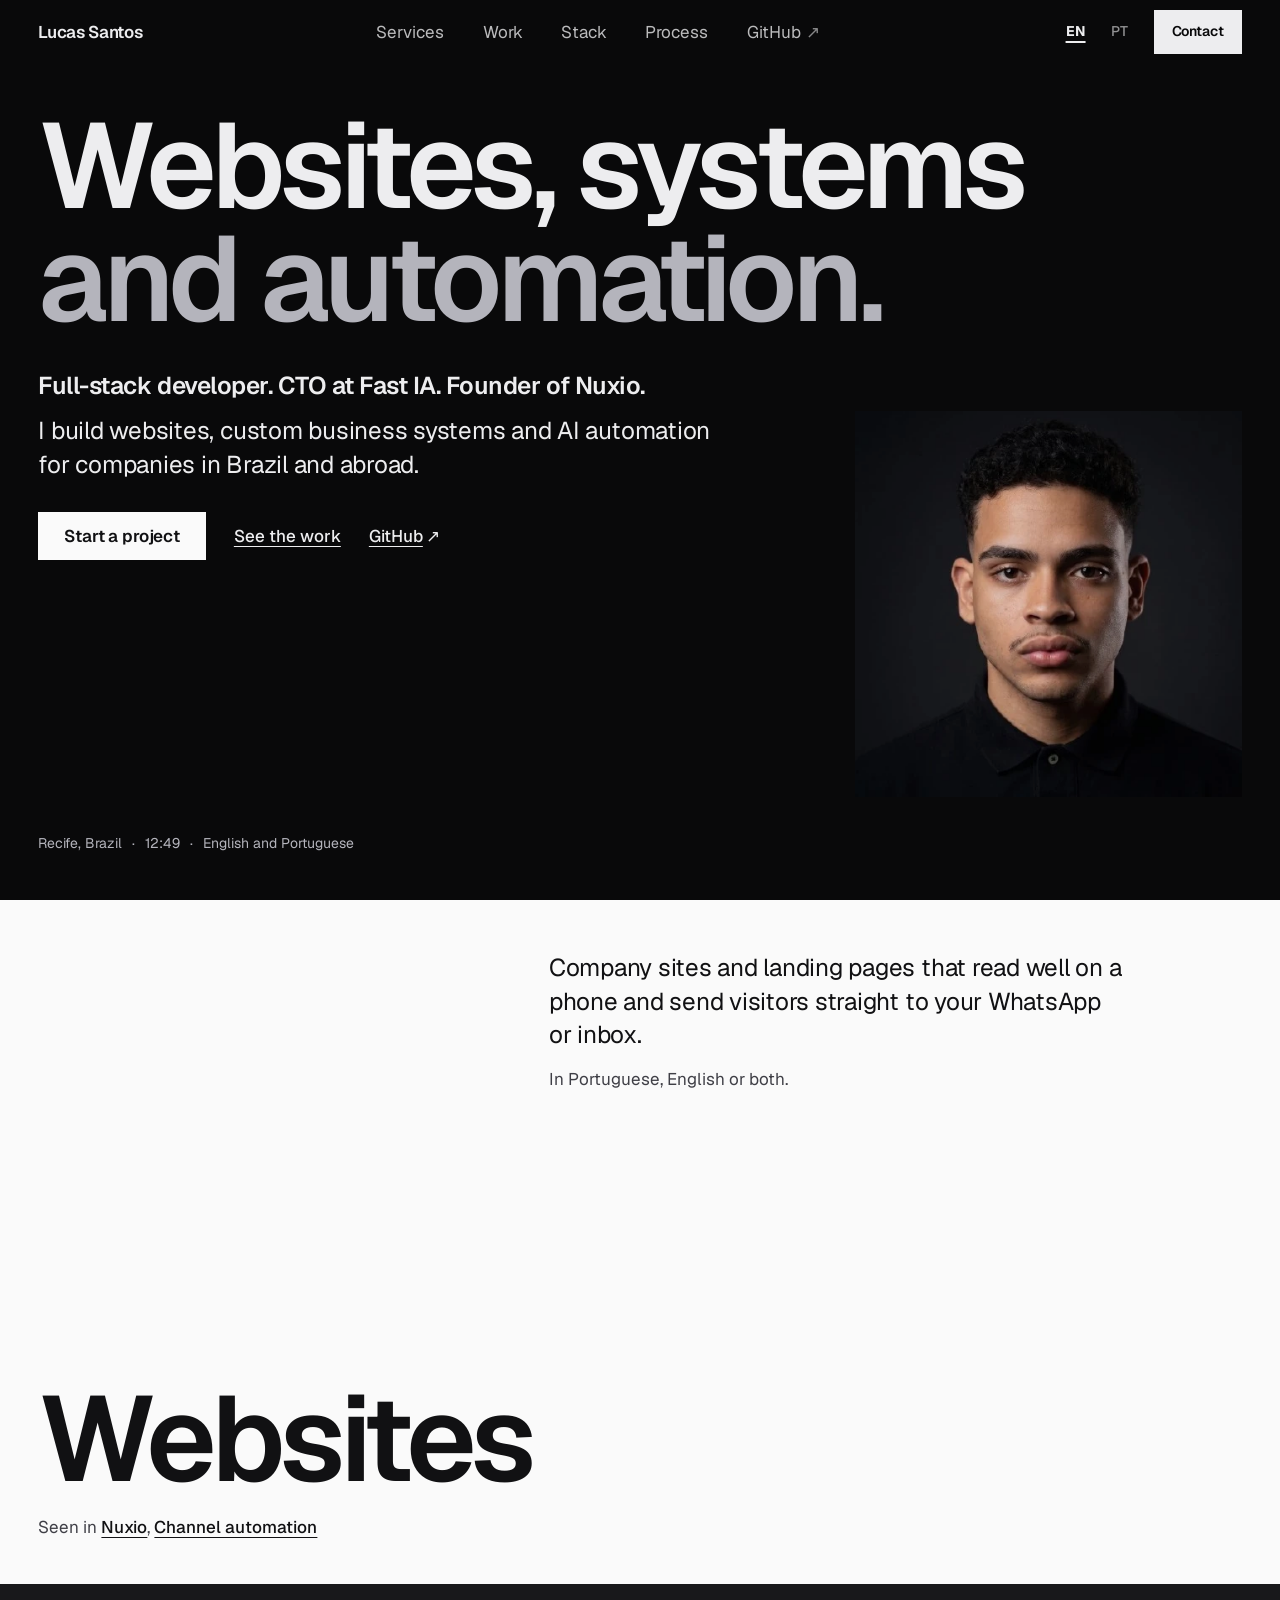
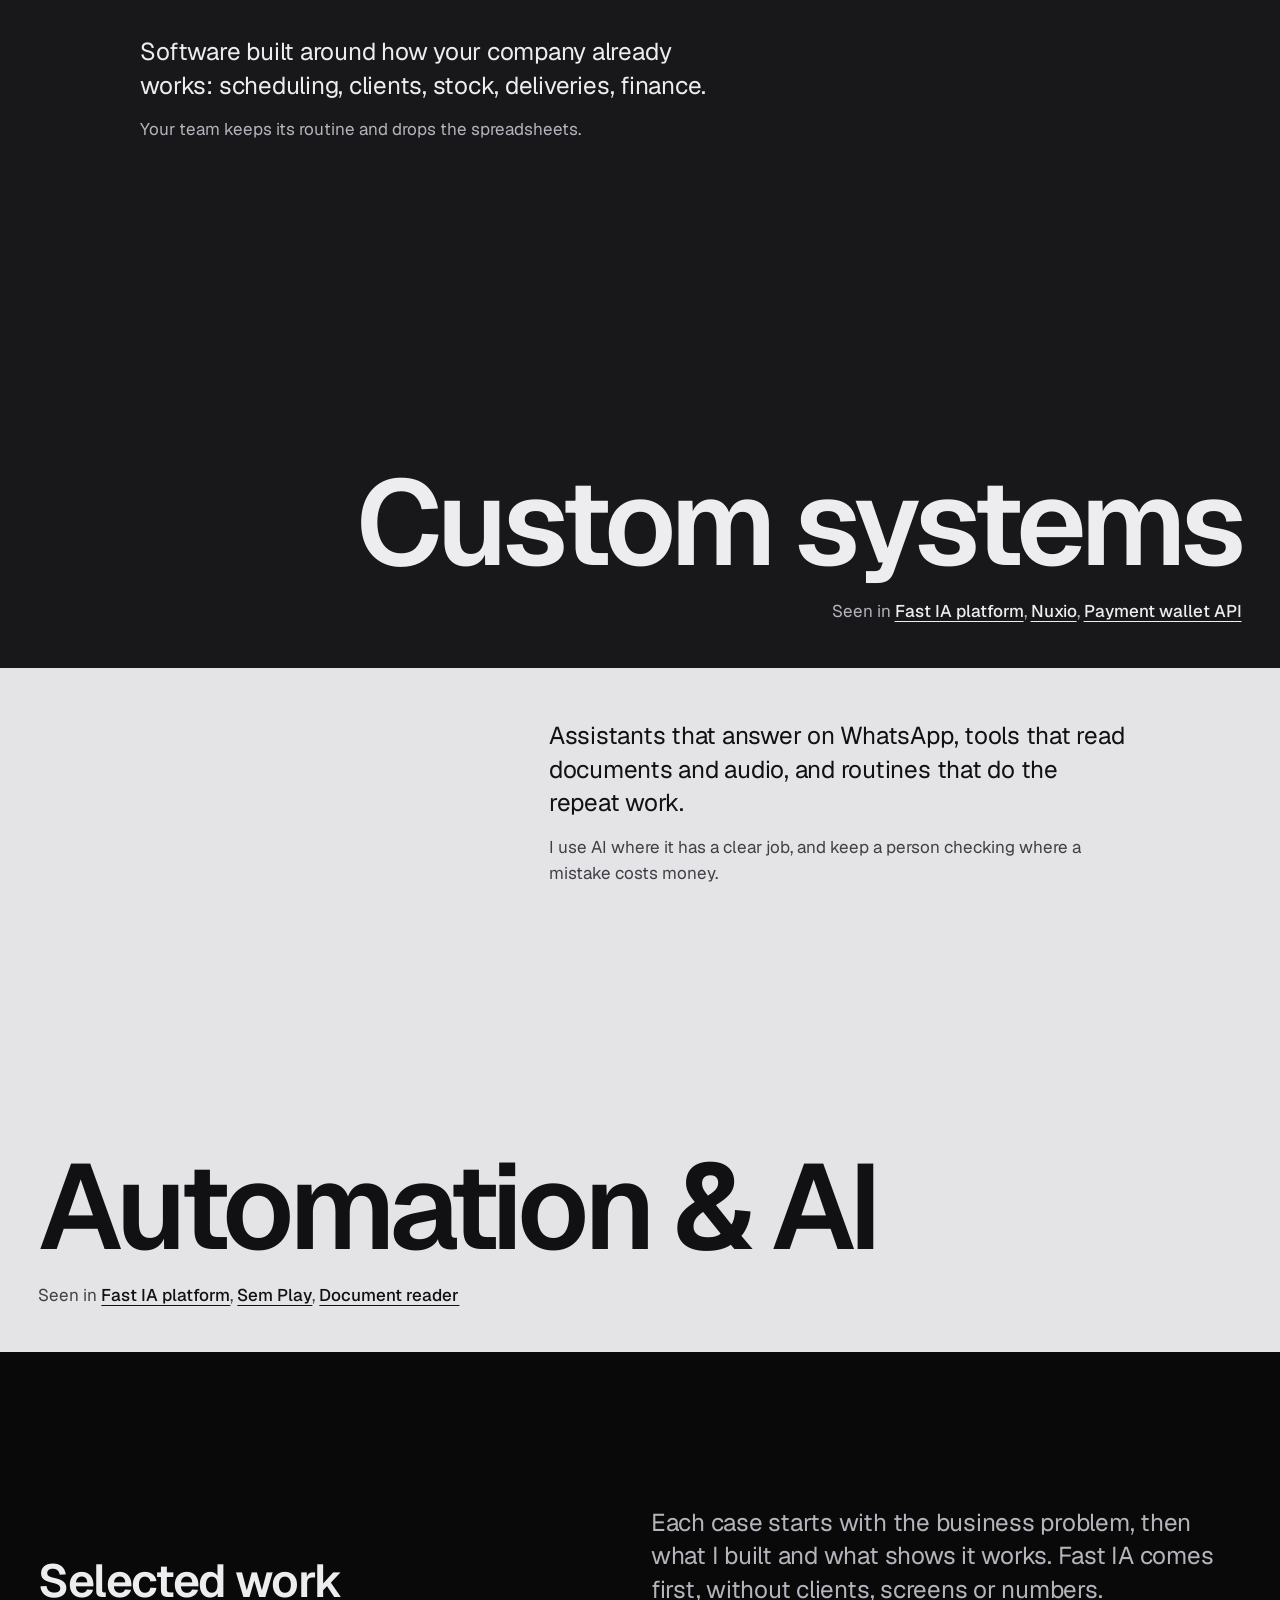
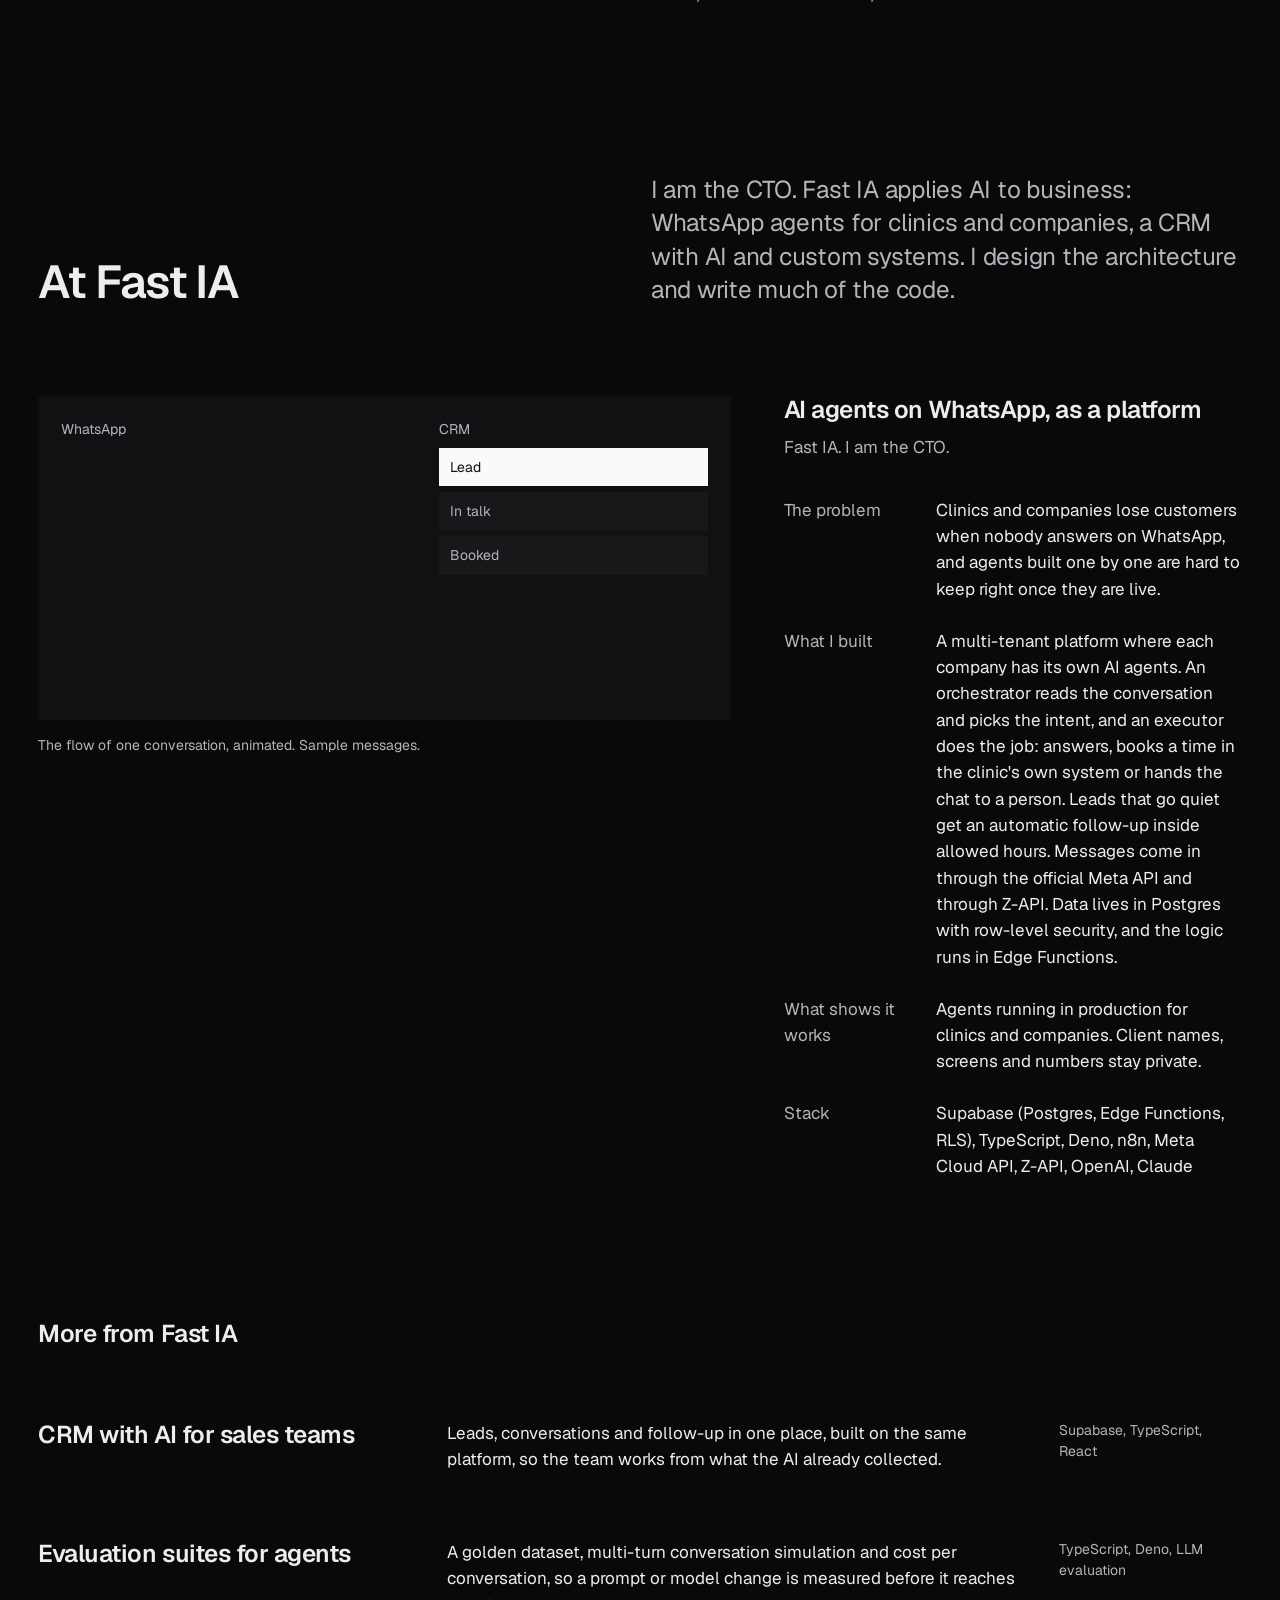
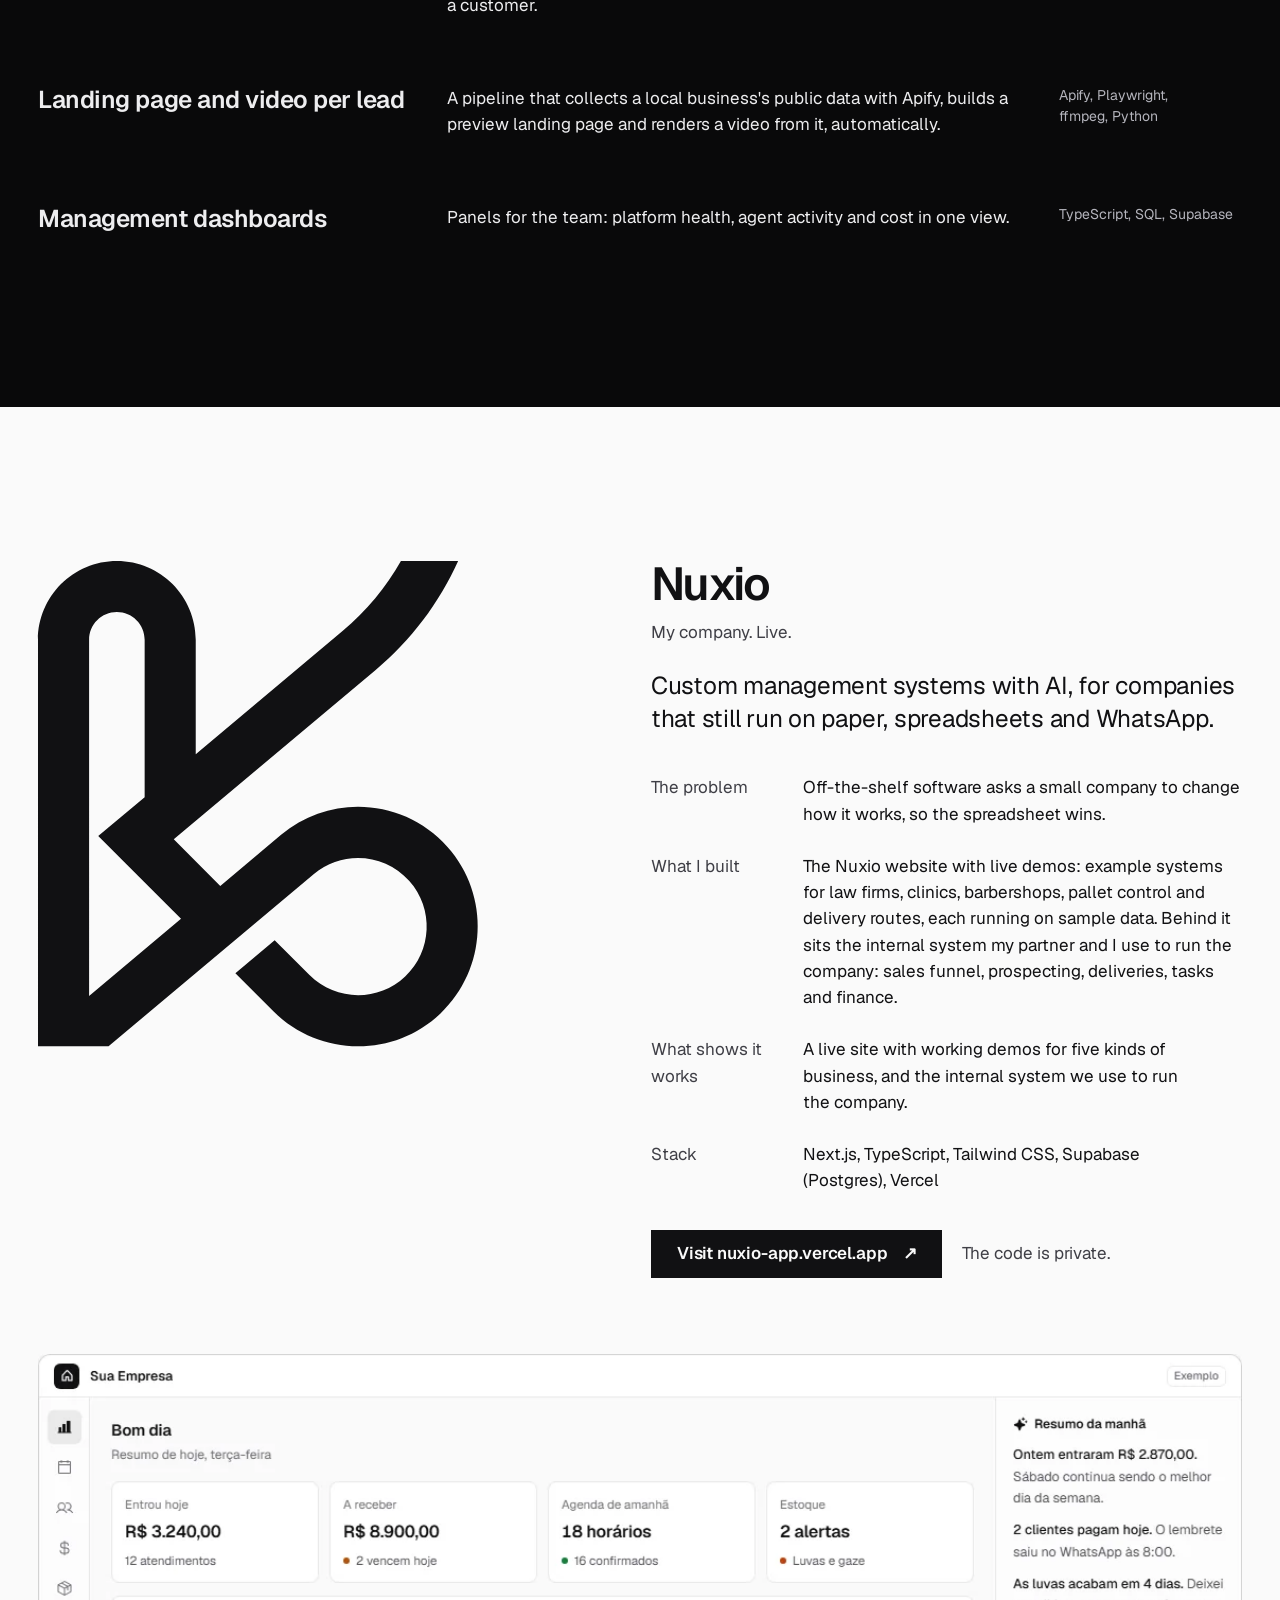
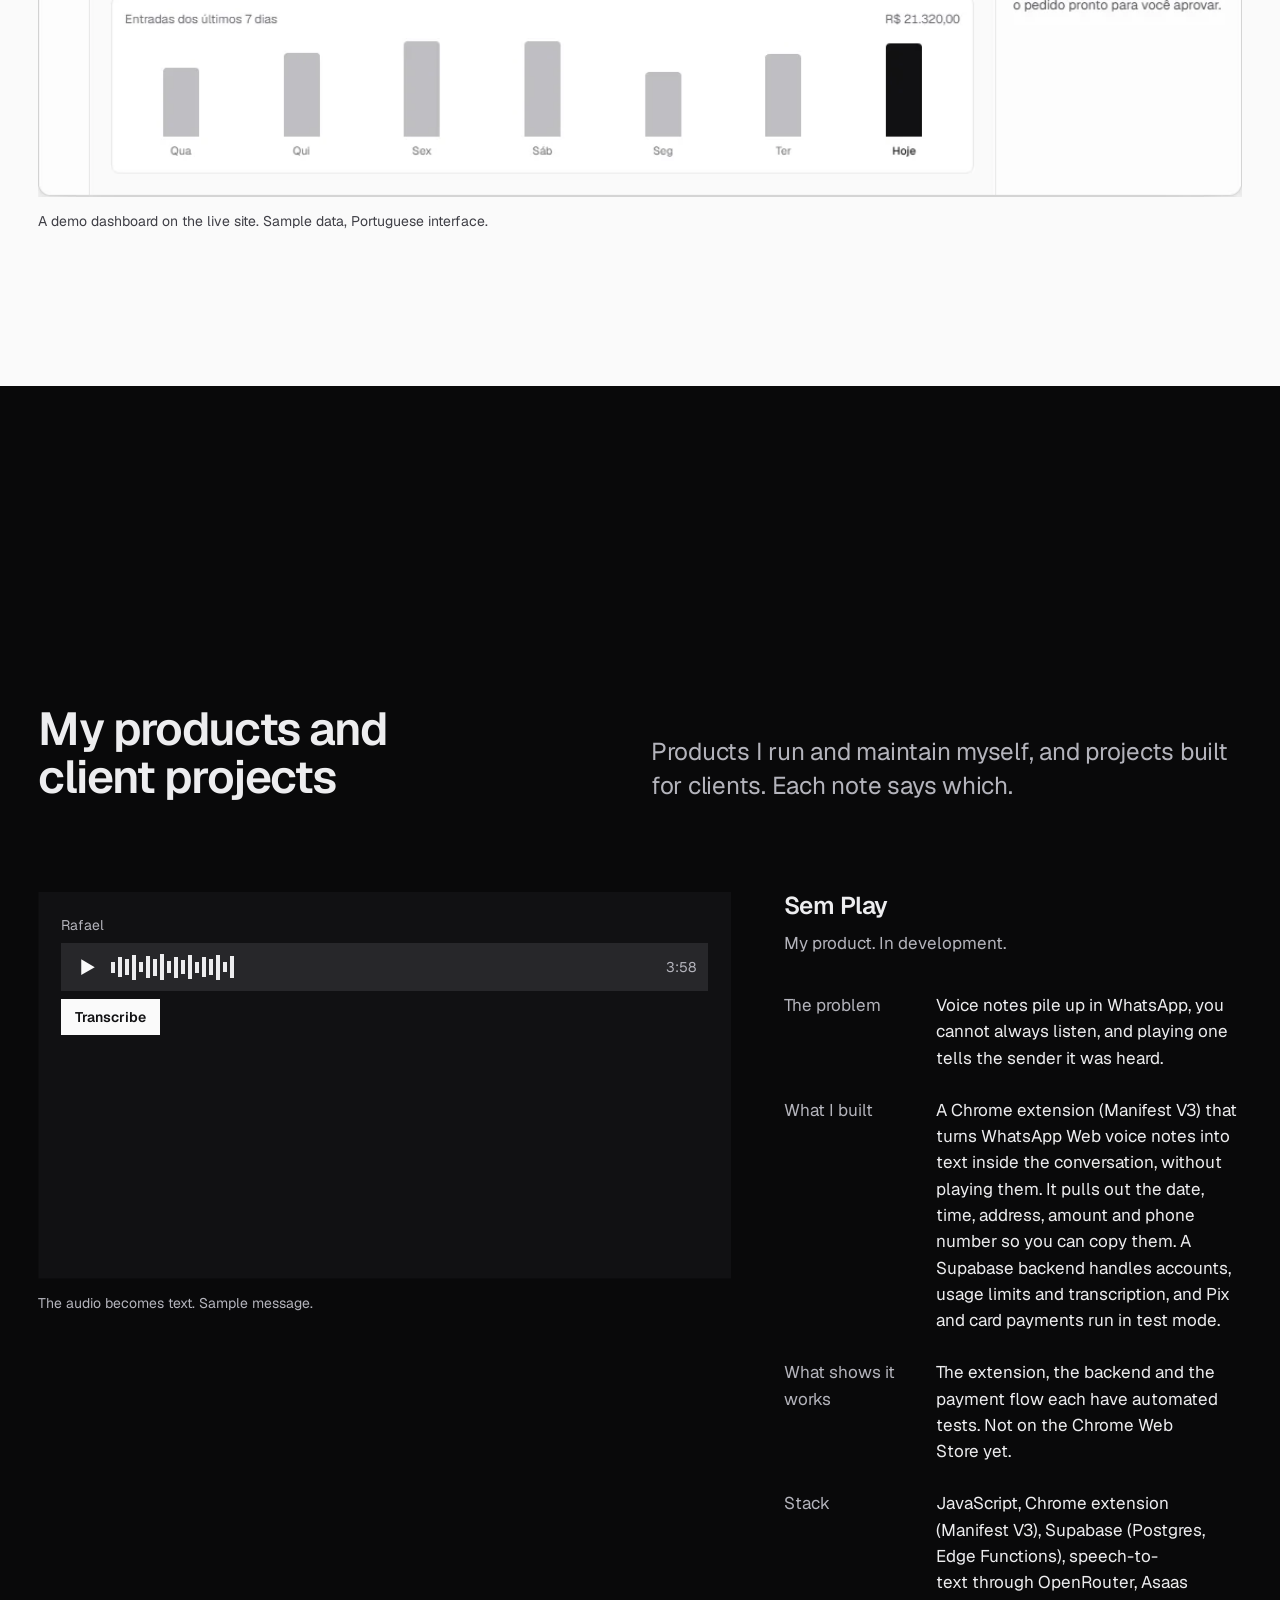
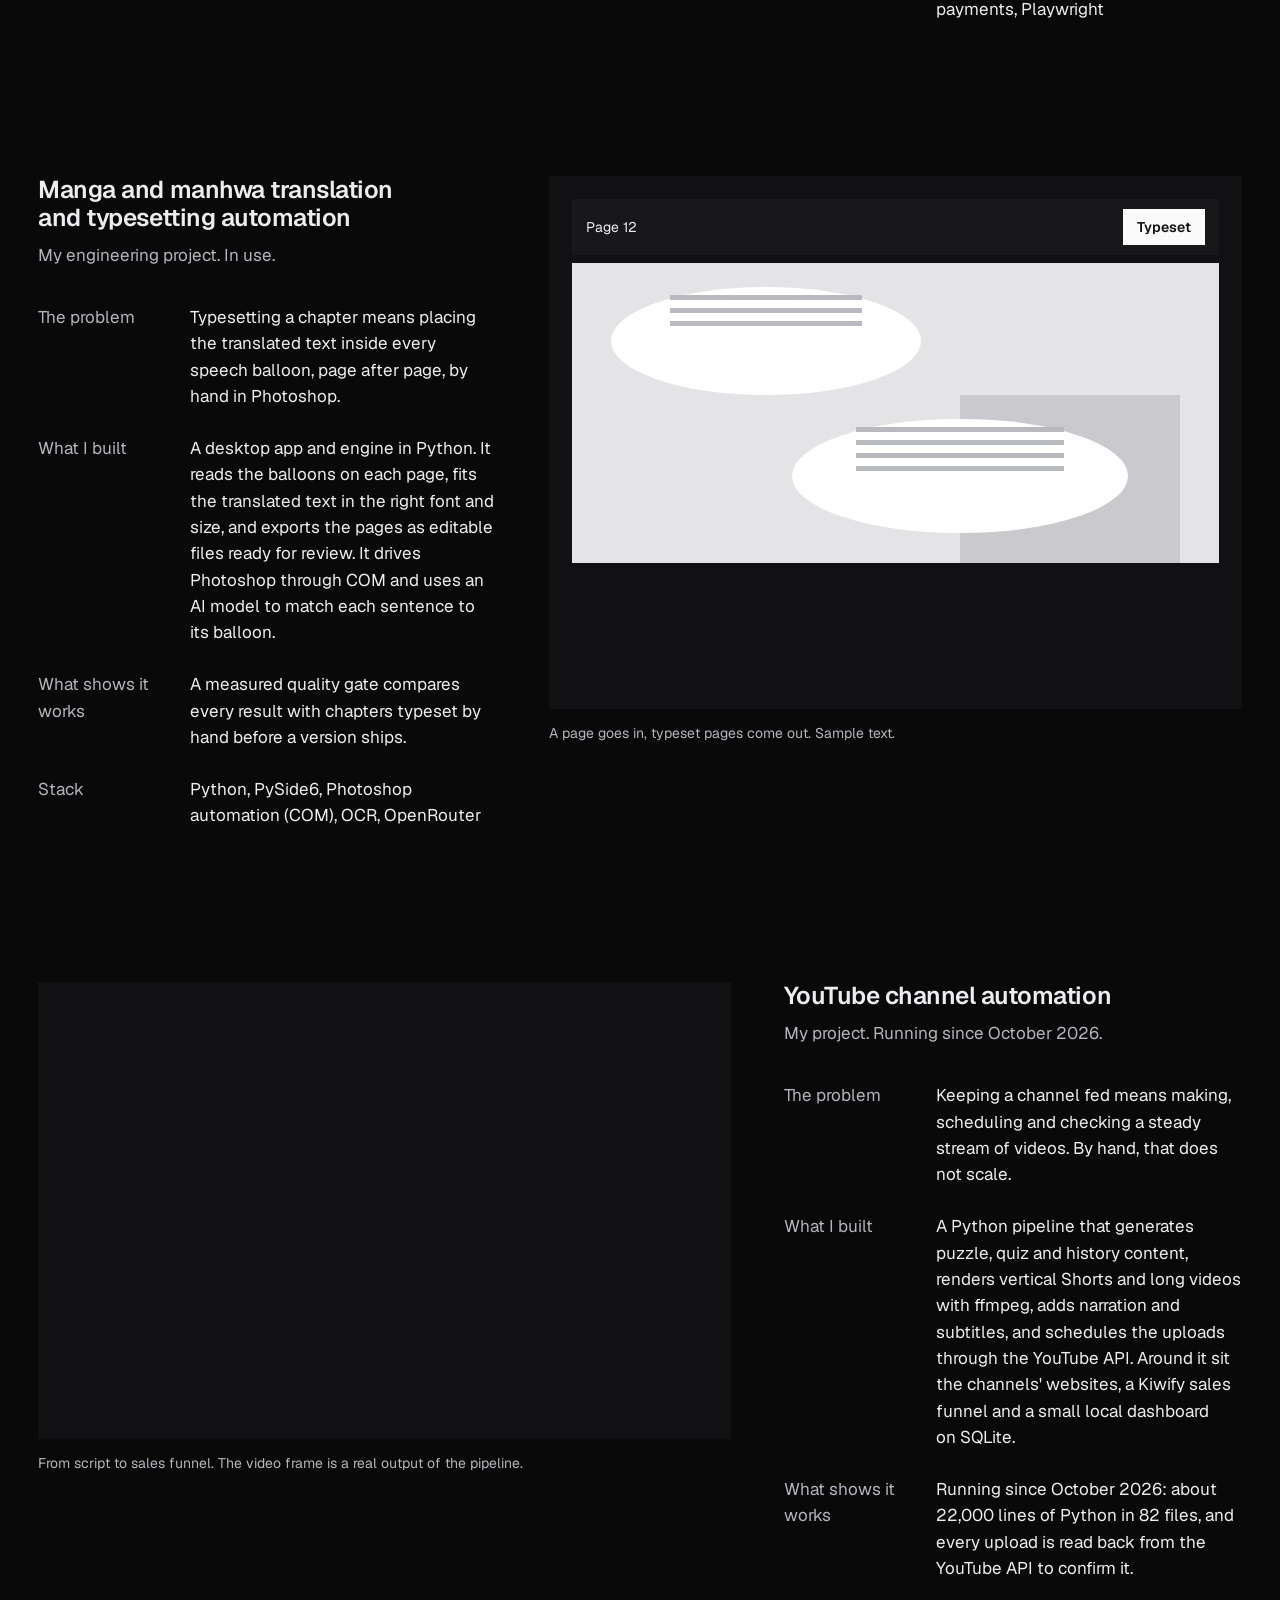
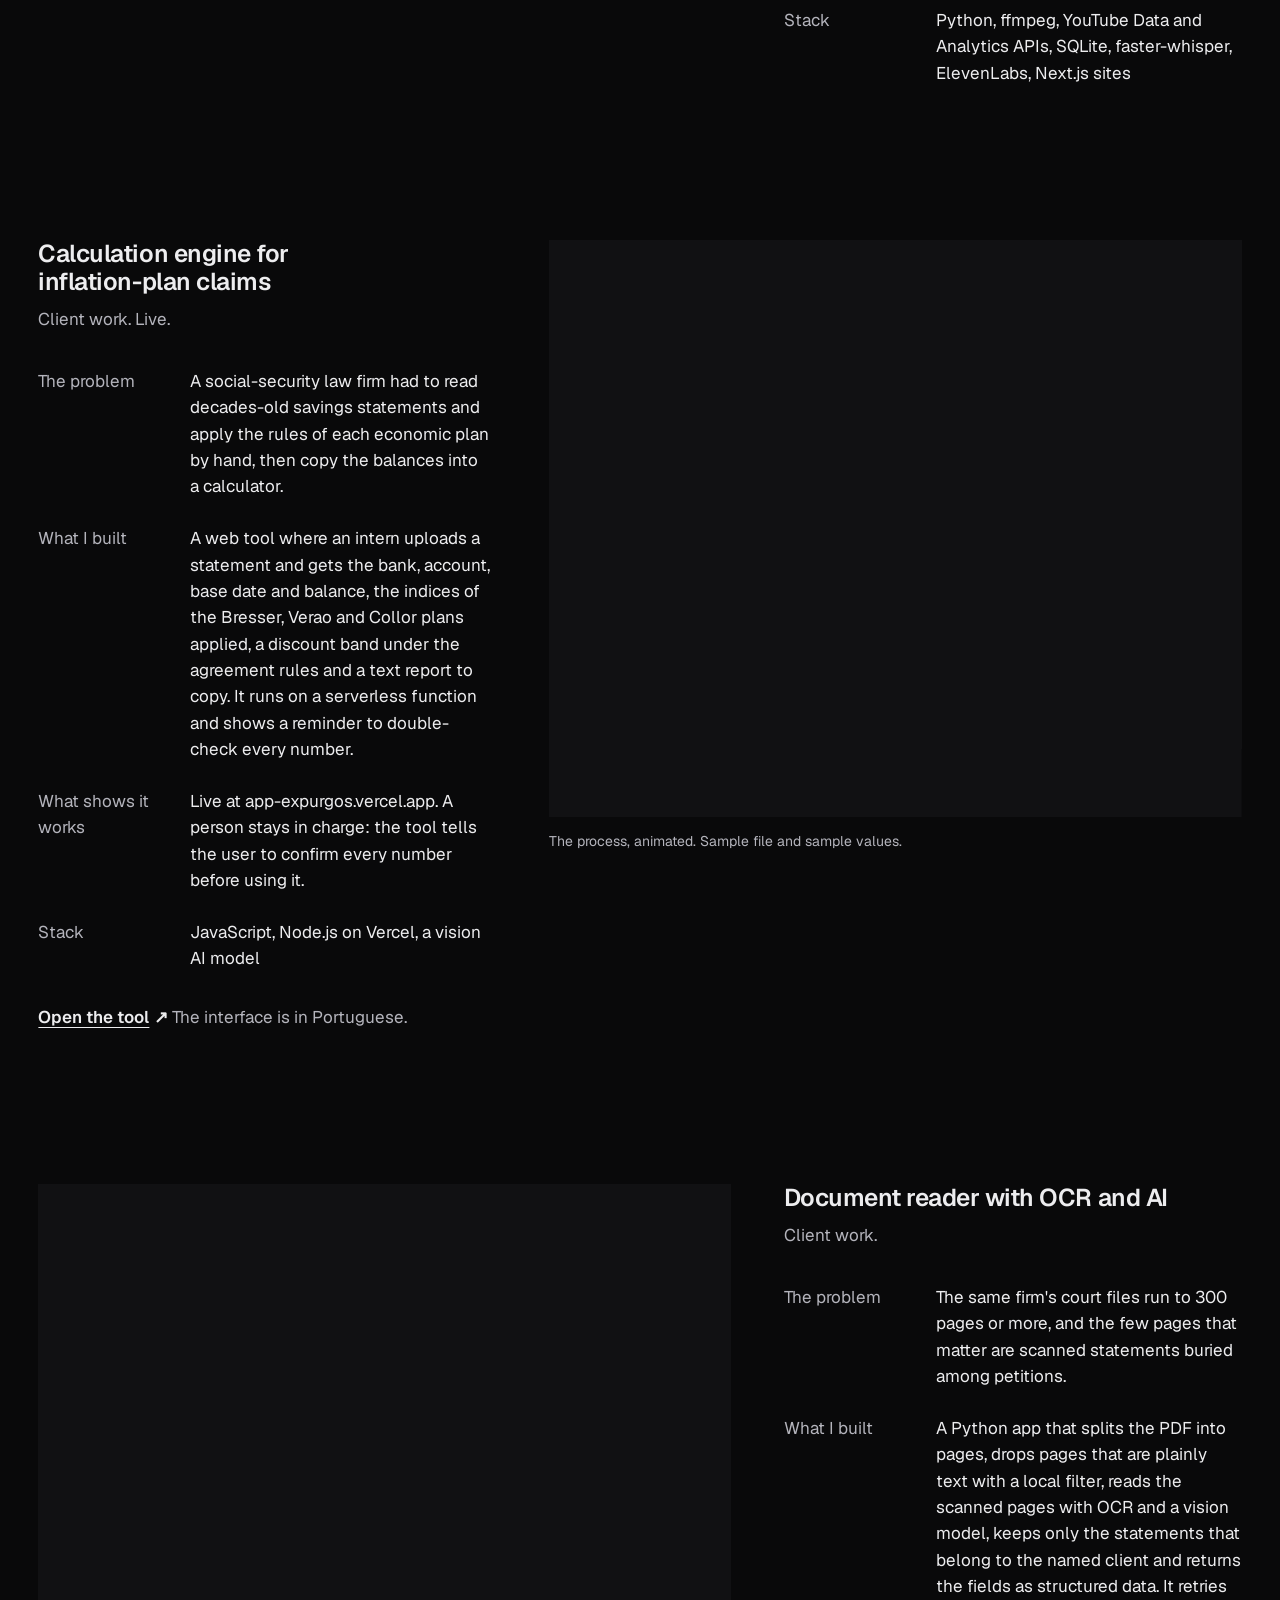
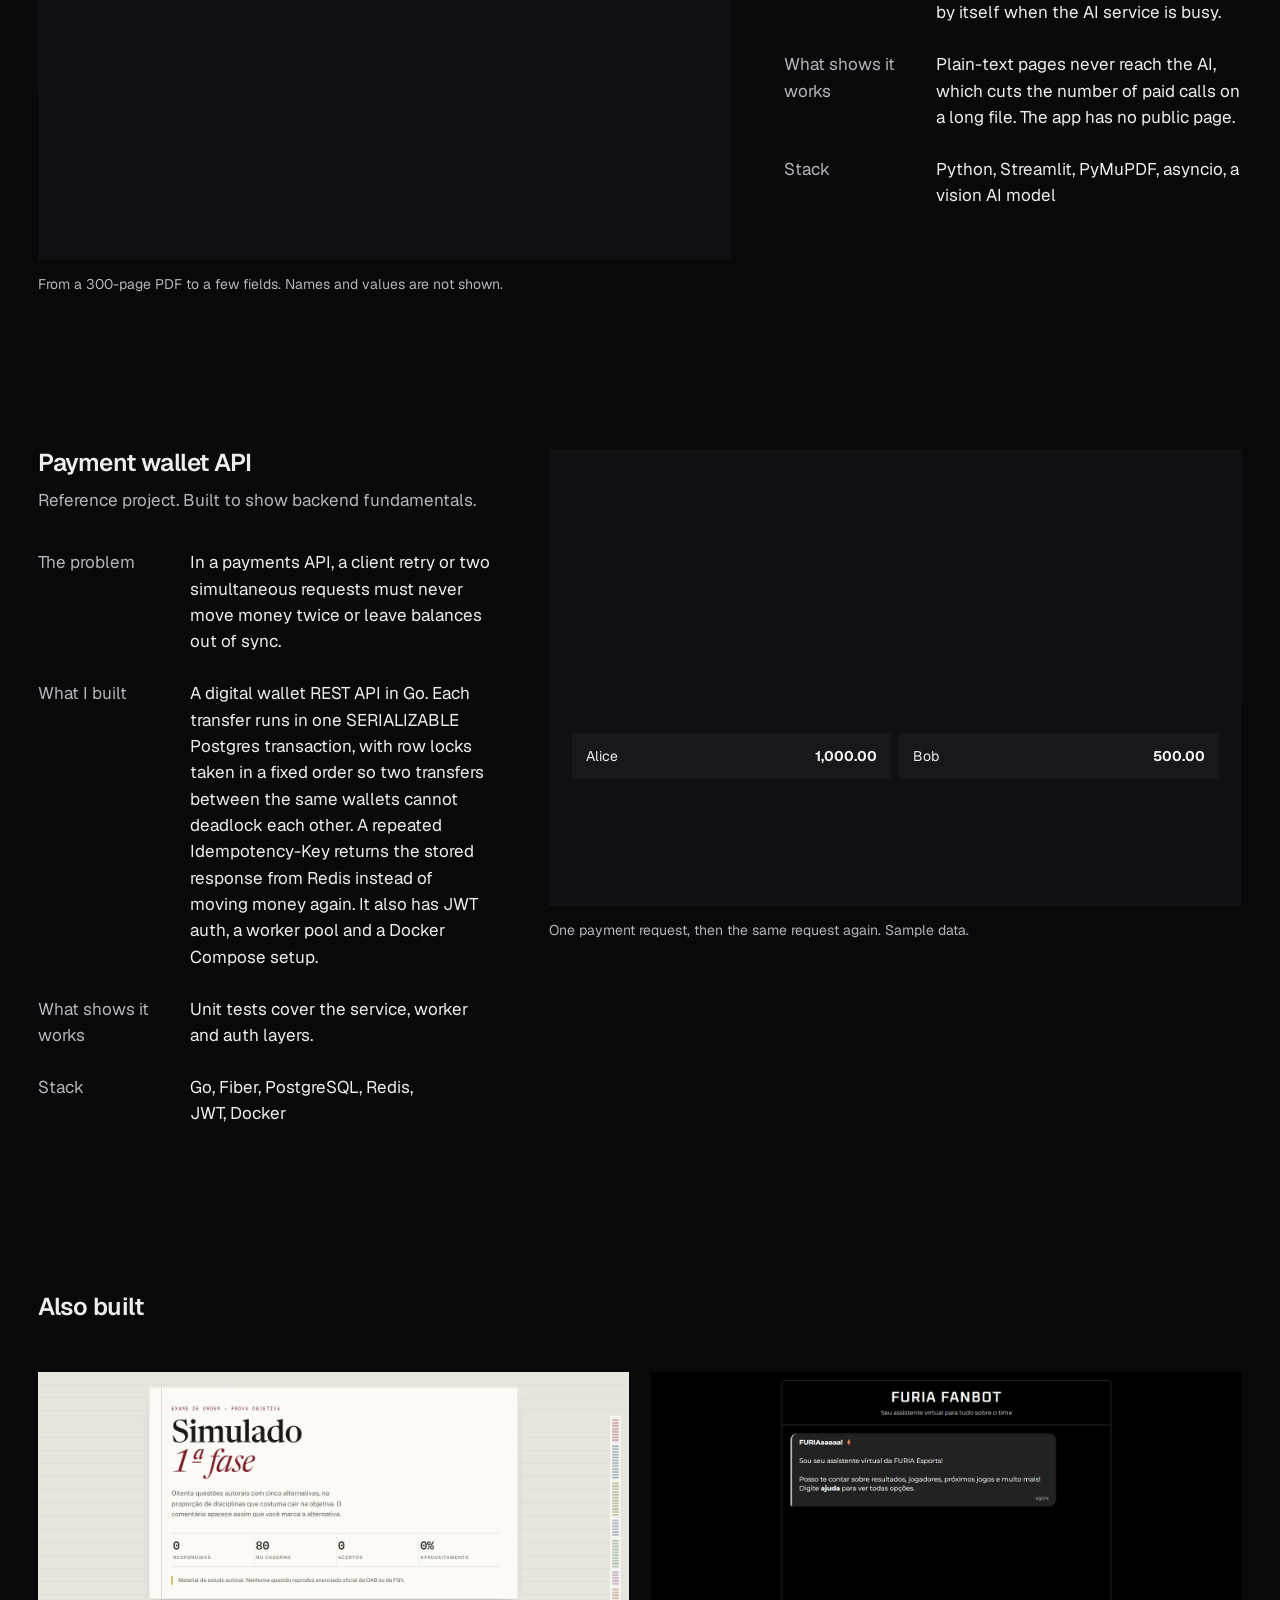
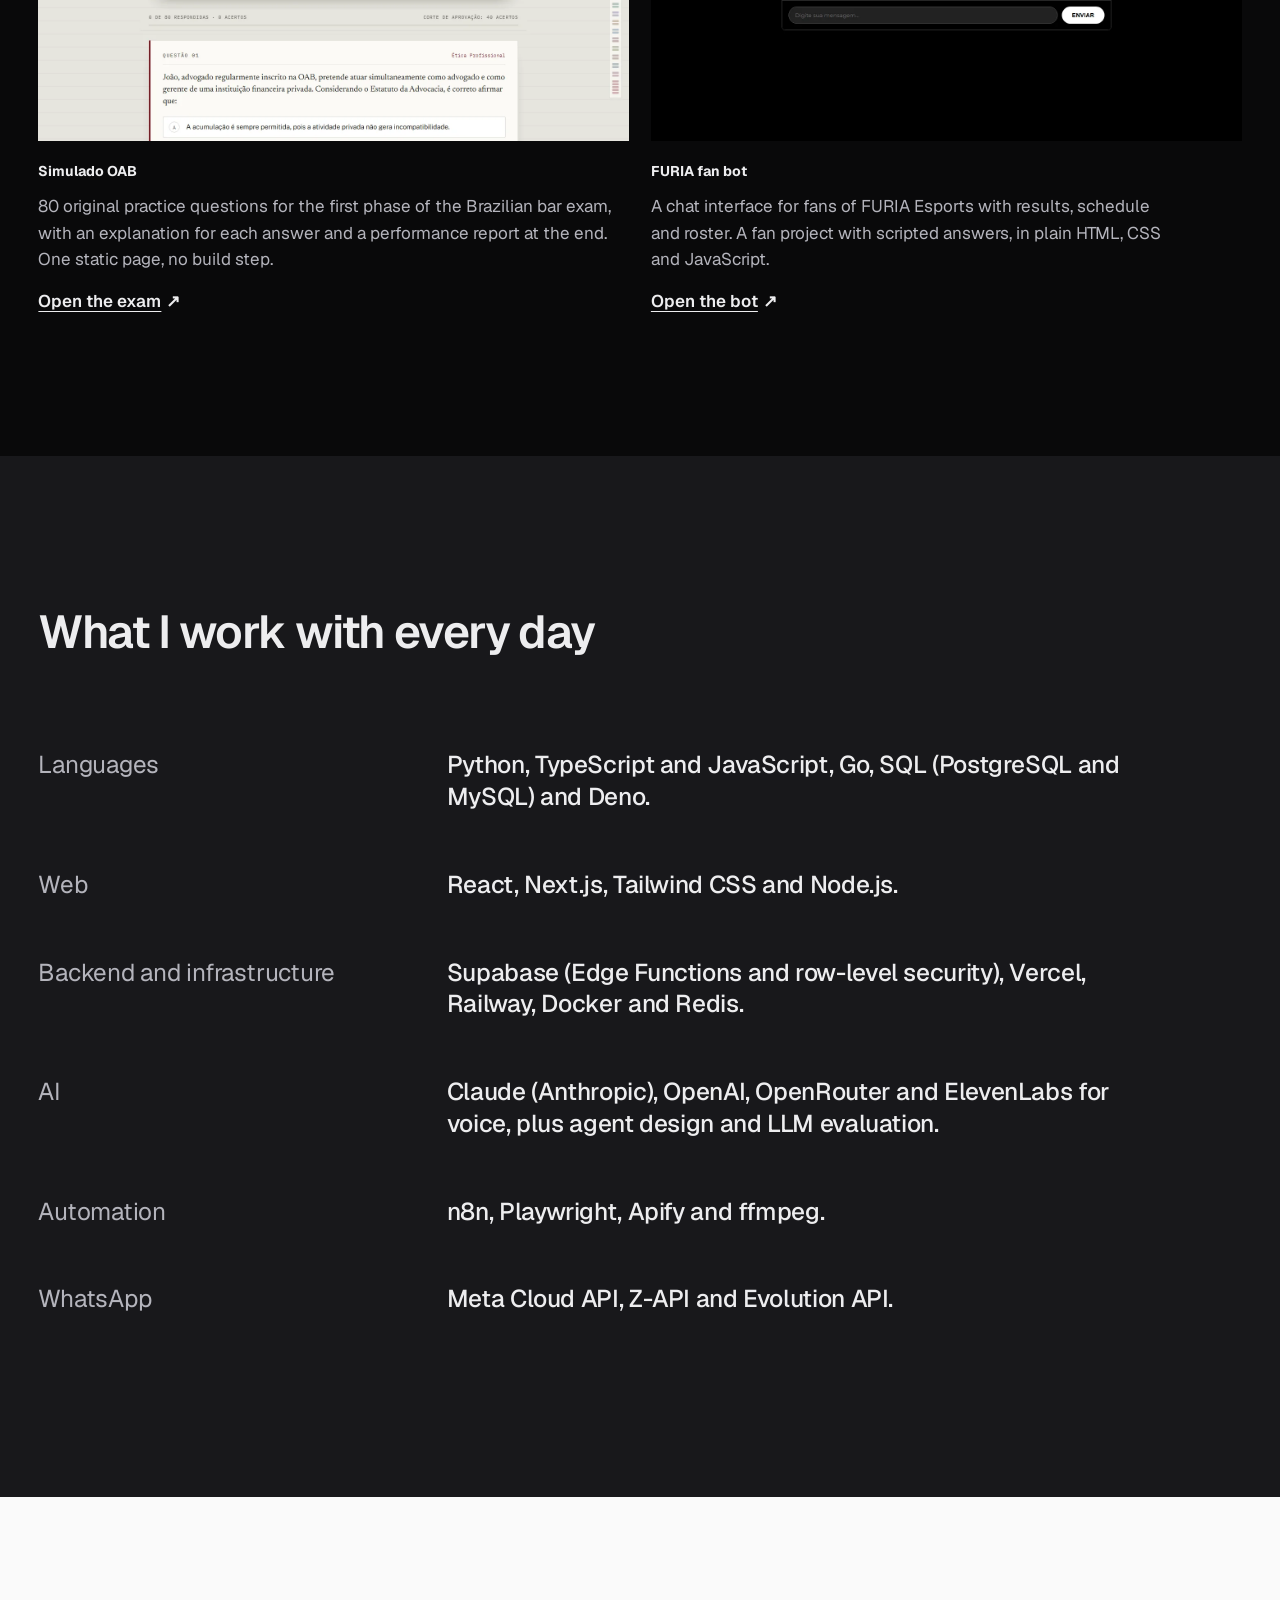
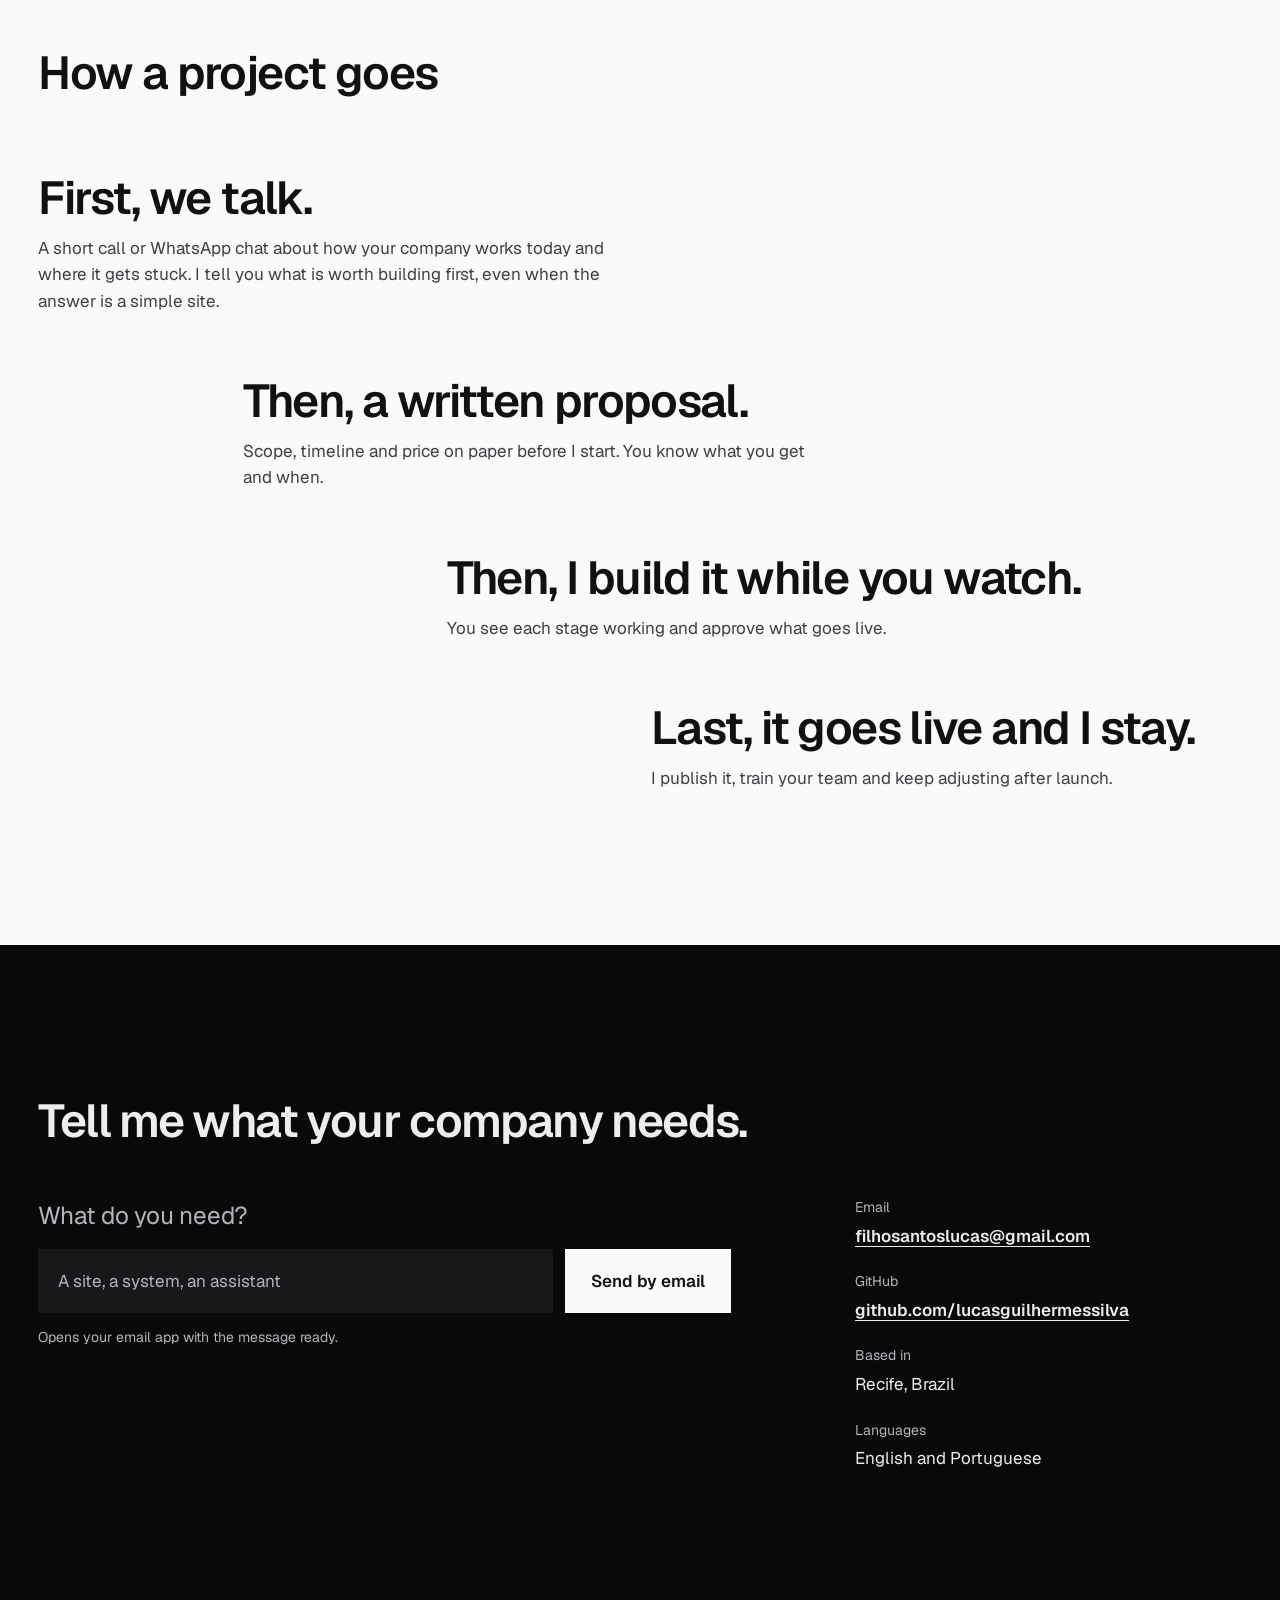
<file: index.html>
<!doctype html>
<html lang="en">
<head>
<meta charset="utf-8">
<meta name="viewport" content="width=device-width, initial-scale=1">
<title>Lucas Santos | Full-stack developer, CTO at Fast IA and founder of Nuxio</title>
<meta name="description" content="Full-stack developer, CTO at Fast IA and founder of Nuxio: websites, custom business systems and AI automation for companies in Brazil and abroad.">
<meta name="theme-color" content="#09090a">
<link rel="canonical" href="https://lucasguilhermessilva.github.io/">
<link rel="alternate" hreflang="en" href="https://lucasguilhermessilva.github.io/">
<link rel="alternate" hreflang="pt-BR" href="https://lucasguilhermessilva.github.io/pt/">
<link rel="alternate" hreflang="x-default" href="https://lucasguilhermessilva.github.io/">
<meta property="og:type" content="website">
<meta property="og:site_name" content="Lucas Santos">
<meta property="og:title" content="Lucas Santos | Full-stack developer, CTO at Fast IA and founder of Nuxio">
<meta property="og:description" content="Full-stack developer, CTO at Fast IA and founder of Nuxio: websites, custom business systems and AI automation for companies in Brazil and abroad.">
<meta property="og:url" content="https://lucasguilhermessilva.github.io/">
<meta property="og:image" content="https://lucasguilhermessilva.github.io/assets/img/og.png">
<meta property="og:locale" content="en_US">
<meta name="twitter:card" content="summary_large_image">
<link rel="icon" href="assets/favicon.svg" type="image/svg+xml">
<link rel="preload" href="assets/fonts/geist-latin.woff2" as="font" type="font/woff2" crossorigin>
<link rel="stylesheet" href="assets/site.css">
<script>document.documentElement.classList.add('js')</script>
<script type="application/ld+json">{"@context":"https://schema.org","@type":"Person","name":"Lucas Santos","jobTitle":"Full-stack developer, CTO at Fast IA and founder of Nuxio","url":"https://lucasguilhermessilva.github.io/","image":"https://lucasguilhermessilva.github.io/assets/img/lucas.jpg","email":"mailto:filhosantoslucas@gmail.com","address":{"@type":"PostalAddress","addressLocality":"Recife","addressCountry":"BR"},"worksFor":[{"@type":"Organization","name":"Fast IA","url":"https://fast-ia.com"},{"@type":"Organization","name":"Nuxio","url":"https://nuxio-app.vercel.app"}],"sameAs":["https://www.linkedin.com/in/lucasguilhermessilva/","https://github.com/lucasguilhermessilva","https://nuxio-app.vercel.app","https://fast-ia.com"]}</script>
</head>
<body>
<a class="skip" href="#main">Skip to content</a>
<header class="bar" id="bar" data-theme="dark">
  <a class="mark" href="#top" aria-label="Lucas Santos">Lucas Santos</a>
  <nav class="bar-nav" aria-label="Sections">
    <a href="#services">Services</a>
    <a href="#work">Work</a>
    <a href="#stack">Stack</a>
    <a href="#process">Process</a>
    <a href="https://github.com/lucasguilhermessilva" target="_blank" rel="noopener">GitHub<span class="arrow" aria-hidden="true">&nearr;</span></a>
  </nav>
  <div class="bar-end">
    <div class="lang" role="group" aria-label="Language">
      <a href="./" hreflang="en" lang="en" aria-current="true">EN</a>
      <a href="pt/" hreflang="pt-BR" lang="pt-BR">PT</a>
    </div>
    <a class="btn btn-sm" href="#contact">Contact</a>
  </div>
</header>
<main id="main">
  <section class="hero" id="top" data-chapter="dark">
    <h1 class="display"><span class="l1">Websites, systems</span> <span class="l2">and automation.</span></h1>
    <div class="hero-text">
      <p class="role">Full-stack developer. CTO at Fast IA. Founder of Nuxio.</p>
      <p class="lede">I build websites, custom business systems and AI automation for companies in Brazil and abroad.</p>
      <div class="actions">
        <a class="btn" href="#contact">Start a project</a>
        <a class="link link-lg" href="#work">See the work</a>
        <a class="link link-lg" href="https://github.com/lucasguilhermessilva" target="_blank" rel="noopener">GitHub<span class="arrow" aria-hidden="true">&nearr;</span></a>
      </div>
    </div>
    <figure class="hero-photo"><img src="assets/img/lucas.webp" width="460" height="460" alt="Portrait of Lucas Santos" fetchpriority="high"></figure>
    <p class="hero-meta"><span>Recife, Brazil</span><span class="clock" id="clock"></span><span>English and Portuguese</span></p>
  </section>

  <section class="fields" id="services" aria-label="Services">
  <article class="field f1" id="websites" data-chapter="light">
    <div class="field-text rv"><p class="field-main">Company sites and landing pages that read well on a phone and send visitors straight to your WhatsApp or inbox.</p><p class="field-more">In Portuguese, English or both.</p></div>
    <h2 class="phrase rv">Websites</h2>
    <p class="field-see rv">Seen in <a class="link" href="#nuxio">Nuxio</a>, <a class="link" href="#channels">Channel automation</a></p>
  </article>
  <article class="field f2" id="systems" data-chapter="dark2">
    <div class="field-text rv"><p class="field-main">Software built around how your company already works: scheduling, clients, stock, deliveries, finance.</p><p class="field-more">Your team keeps its routine and drops the spreadsheets.</p></div>
    <h2 class="phrase rv">Custom systems</h2>
    <p class="field-see rv">Seen in <a class="link" href="#fastia">Fast IA platform</a>, <a class="link" href="#nuxio">Nuxio</a>, <a class="link" href="#wallet">Payment wallet API</a></p>
  </article>
  <article class="field f3" id="automation" data-chapter="light2">
    <div class="field-text rv"><p class="field-main">Assistants that answer on WhatsApp, tools that read documents and audio, and routines that do the repeat work.</p><p class="field-more">I use AI where it has a clear job, and keep a person checking where a mistake costs money.</p></div>
    <h2 class="phrase rv">Automation &amp; AI</h2>
    <p class="field-see rv">Seen in <a class="link" href="#fastia">Fast IA platform</a>, <a class="link" href="#semplay">Sem Play</a>, <a class="link" href="#ocr">Document reader</a></p>
  </article>
  </section>

  <section class="work" id="work" data-chapter="dark" aria-labelledby="work-title">
    <header class="work-head">
      <h2 class="title rv" id="work-title">Selected work</h2>
      <p class="statement rv">Each case starts with the business problem, then what I built and what shows it works. Fast IA comes first, without clients, screens or numbers.</p>
    </header>
    <div class="group">
      <h3 class="group-title rv">At Fast IA</h3>
      <p class="group-text rv">I am the CTO. Fast IA applies AI to business: WhatsApp agents for clinics and companies, a CRM with AI and custom systems. I design the architecture and write much of the code.</p>
    </div>
    <article class="case" id="fastia">
  <figure class="case-media shape-demo rv"><div class="demo dm-agent" data-demo="agent" data-ms="1000" role="img" aria-label="Animation: a WhatsApp message arrives, the AI understands the intent, books a time and the CRM updates." data-ui><div class="dm-in" aria-hidden="true">
        <div class="dm-split">
          <div class="dm-chat"><p class="dm-tag">WhatsApp</p>
            <p class="b in" data-s="1" data-type="Hi, do you have a time on Thursday?">Hi, do you have a time on Thursday?</p>
            <p class="dm-chip" data-s="2">Intent: book a time</p>
            <p class="b out" data-s="3" data-type="Thursday I have 09:40 or 10:30. Which one?">Thursday I have 09:40 or 10:30. Which one?</p>
            <p class="b in" data-s="4" data-type="09:40, please">09:40, please</p>
            <p class="dm-chip" data-s="5">Thu 09:40, booked in the clinic system</p></div>
          <div class="dm-crm"><p class="dm-tag">CRM</p>
            <div class="dm-stages"><span class="now" >Lead</span><span class="" data-at="3">In talk</span><span class="" data-at="5">Booked</span></div>
            <div class="dm-slot" data-s="5"><span>09:40</span></div>
            <p class="dm-chip" data-s="6">Reminder queued inside allowed hours</p></div>
        </div></div><svg class="cur" viewBox="0 0 24 24" aria-hidden="true"><path d="M5 3l14 8-6 2-3 6z" fill="currentColor"/></svg></div><figcaption>The flow of one conversation, animated. Sample messages.</figcaption></figure>
  <div class="case-body">
    <h4 class="case-name rv">AI agents on WhatsApp, as a platform</h4>
    <p class="case-meta rv">Fast IA. I am the CTO.</p>
    <dl class="facts">
      <div class="rv"><dt>The problem</dt><dd>Clinics and companies lose customers when nobody answers on WhatsApp, and agents built one by one are hard to keep right once they are live.</dd></div>
      <div class="rv"><dt>What I built</dt><dd>A multi-tenant platform where each company has its own AI agents. An orchestrator reads the conversation and picks the intent, and an executor does the job: answers, books a time in the clinic's own system or hands the chat to a person. Leads that go quiet get an automatic follow-up inside allowed hours. Messages come in through the official Meta API and through Z-API. Data lives in Postgres with row-level security, and the logic runs in Edge Functions.</dd></div>
      <div class="rv"><dt>What shows it works</dt><dd>Agents running in production for clinics and companies. Client names, screens and numbers stay private.</dd></div>
      <div class="rv"><dt>Stack</dt><dd>Supabase (Postgres, Edge Functions, RLS), TypeScript, Deno, n8n, Meta Cloud API, Z-API, OpenAI, Claude</dd></div>
    </dl>
    
  </div>
</article>
    <div class="ledger">
      <h4 class="ledger-title rv">More from Fast IA</h4>
      <ul class="ledger-list">
        <li class="ledger-row rv" id="crm"><h5 class="ledger-name">CRM with AI for sales teams</h5><p class="ledger-text">Leads, conversations and follow-up in one place, built on the same platform, so the team works from what the AI already collected.</p><p class="ledger-stack">Supabase, TypeScript, React</p></li>
        <li class="ledger-row rv" id="evals"><h5 class="ledger-name">Evaluation suites for agents</h5><p class="ledger-text">A golden dataset, multi-turn conversation simulation and cost per conversation, so a prompt or model change is measured before it reaches a customer.</p><p class="ledger-stack">TypeScript, Deno, LLM evaluation</p></li>
        <li class="ledger-row rv" id="leadfactory"><h5 class="ledger-name">Landing page and video per lead</h5><p class="ledger-text">A pipeline that collects a local business's public data with Apify, builds a preview landing page and renders a video from it, automatically.</p><p class="ledger-stack">Apify, Playwright, ffmpeg, Python</p></li>
        <li class="ledger-row rv" id="panels"><h5 class="ledger-name">Management dashboards</h5><p class="ledger-text">Panels for the team: platform health, agent activity and cost in one view.</p><p class="ledger-stack">TypeScript, SQL, Supabase</p></li>
      </ul>
    </div>
  </section>

  <section class="nuxio" id="nuxio" data-chapter="light" aria-labelledby="nuxio-title">
    <div class="nx-mark">
      <svg viewBox="0 0 689 760" role="img" aria-label="Nuxio" fill="currentColor" overflow="visible"><path class="mark-trace" d="M123.5,0c68.21,0 123.5,55.29 123.5,123.5v179.13l230.34,-193.28c36.78,-30.86 67.53,-67.95 90.98,-109.36l89.59,0c-29.57,65.67 -73.63,124.06 -129.15,170.64l-316.16,265.29l72.84,72.84l95.23,-79.91c77.7,-65.2 193.16,-56.79 260.59,18.98c67.43,75.77 62.38,191.43 -11.4,261.03c-36.12,34.08 -82.3,51.07 -128.45,51.12h-0.42c-47.98,-0.05 -95.89,-18.41 -132.39,-54.92l-59.51,-59.51l61.52,-51.62l54.56,54.56c41.12,41.12 107.49,42.09 149.78,2.18c42.3,-39.91 45.19,-106.22 6.53,-149.66c-38.66,-43.44 -104.86,-48.26 -149.4,-10.88l-321.59,269.85h-110.51v-636.5c0,-68.21 55.29,-123.5 123.5,-123.5c0,0 0,0 0,0zM94.3,430.77l72.7,-61v-246.26c0,-24.02 -19.48,-43.5 -43.5,-43.5c-24.02,0 -43.5,19.48 -43.5,43.5l0,557.66l143.93,-120.77z" fill-rule="evenodd" pathLength="1" stroke="currentColor" stroke-width="12" stroke-linejoin="round"/></svg>
    </div>
    <div class="nx-body">
      <h2 class="title rv" id="nuxio-title">Nuxio</h2>
      <p class="nx-meta rv">My company. Live.</p>
      <p class="nx-lede rv">Custom management systems with AI, for companies that still run on paper, spreadsheets and WhatsApp.</p>
      <dl class="facts">
        <div class="rv"><dt>The problem</dt><dd>Off-the-shelf software asks a small company to change how it works, so the spreadsheet wins.</dd></div>
        <div class="rv"><dt>What I built</dt><dd>The Nuxio website with live demos: example systems for law firms, clinics, barbershops, pallet control and delivery routes, each running on sample data. Behind it sits the internal system my partner and I use to run the company: sales funnel, prospecting, deliveries, tasks and finance.</dd></div>
        <div class="rv"><dt>What shows it works</dt><dd>A live site with working demos for five kinds of business, and the internal system we use to run the company.</dd></div>
        <div class="rv"><dt>Stack</dt><dd>Next.js, TypeScript, Tailwind CSS, Supabase (Postgres), Vercel</dd></div>
      </dl>
      <p class="nx-cta rv"><a class="btn" href="https://nuxio-app.vercel.app" target="_blank" rel="noopener">Visit nuxio-app.vercel.app<span class="arrow" aria-hidden="true">&nearr;</span></a> <span class="case-note">The code is private.</span></p>
    </div>
    <figure class="nx-shot rv"><img src="assets/img/nuxio-demo.webp" width="1136" height="418" alt="Example owner dashboard from the Nuxio demo, in Portuguese: revenue today, receivables, tomorrow's schedule, stock alerts and a morning summary, all on sample data." loading="lazy" decoding="async"><figcaption>A demo dashboard on the live site. Sample data, Portuguese interface.</figcaption></figure>
  </section>

  <section class="work projects" id="projects" data-chapter="dark" aria-labelledby="projects-title">
    <div class="group group-own">
      <h3 class="group-title rv" id="projects-title">My products and client projects</h3>
      <p class="group-text rv">Products I run and maintain myself, and projects built for clients. Each note says which.</p>
    </div>
    <article class="case" id="semplay">
  <figure class="case-media shape-demo rv"><div class="demo dm-semplay" data-demo="semplay" data-ms="1000" role="img" aria-label="Animation: a WhatsApp voice note is turned into text under the audio, with the date and place separated." data-ui><div class="dm-in" aria-hidden="true">
        <div class="dm-chat sp">
          <p class="dm-tag">Rafael</p>
          <div class="aud"><span class="play"></span><div class="wave"><i style="--h:40%"></i><i style="--h:70%"></i><i style="--h:55%"></i><i style="--h:90%"></i><i style="--h:35%"></i><i style="--h:80%"></i><i style="--h:60%"></i><i style="--h:95%"></i><i style="--h:45%"></i><i style="--h:75%"></i><i style="--h:50%"></i><i style="--h:85%"></i><i style="--h:40%"></i><i style="--h:70%"></i><i style="--h:55%"></i><i style="--h:90%"></i><i style="--h:35%"></i><i style="--h:80%"></i></div><em>3:58</em></div>
          <button type="button" tabindex="-1" data-cur="2">Transcribe</button>
          <p class="tr" data-s="3" data-type="Good morning! I got the key to the apartment on Flower Street. Can the visit be tomorrow at 10?">Good morning! I got the key to the apartment on Flower Street. Can the visit be tomorrow at 10?</p>
          <div class="chips" data-s="4"><span><i>When</i>Tomorrow, 10:00</span><span><i>Where</i>Flower Street</span></div>
          <p class="dm-chip" data-s="5">Copied</p>
          <p class="dm-cap" data-s="6">Still unheard for the sender</p>
        </div></div><svg class="cur" viewBox="0 0 24 24" aria-hidden="true"><path d="M5 3l14 8-6 2-3 6z" fill="currentColor"/></svg></div><figcaption>The audio becomes text. Sample message.</figcaption></figure>
  <div class="case-body">
    <h4 class="case-name rv">Sem Play</h4>
    <p class="case-meta rv">My product. In development.</p>
    <dl class="facts">
      <div class="rv"><dt>The problem</dt><dd>Voice notes pile up in WhatsApp, you cannot always listen, and playing one tells the sender it was heard.</dd></div>
      <div class="rv"><dt>What I built</dt><dd>A Chrome extension (Manifest V3) that turns WhatsApp Web voice notes into text inside the conversation, without playing them. It pulls out the date, time, address, amount and phone number so you can copy them. A Supabase backend handles accounts, usage limits and transcription, and Pix and card payments run in test mode.</dd></div>
      <div class="rv"><dt>What shows it works</dt><dd>The extension, the backend and the payment flow each have automated tests. Not on the Chrome Web Store yet.</dd></div>
      <div class="rv"><dt>Stack</dt><dd>JavaScript, Chrome extension (Manifest V3), Supabase (Postgres, Edge Functions), speech-to-text through OpenRouter, Asaas payments, Playwright</dd></div>
    </dl>
    
  </div>
</article>
    <article class="case is-mirror" id="manga">
  <figure class="case-media shape-demo rv"><div class="demo dm-manga" data-demo="manga" data-ms="1000" role="img" aria-label="Animation: a manga page is loaded, speech balloons are detected, the translated text is fitted in the right font and size, and the pages are exported." data-ui><div class="dm-in" aria-hidden="true">
        <div class="dm-head"><span>Page 12</span><button type="button" tabindex="-1" data-cur="2">Typeset</button></div>
        <div class="dm-page">
          <div class="dm-art"></div>
          <div class="bl b1"><i></i><i></i><i></i><span data-s="4" data-type="Where are you going?">Where are you going?</span><em class="box" data-s="3"></em></div>
          <div class="bl b2"><i></i><i></i><i></i><i></i><span data-s="5" data-type="To the library. I will be back soon.">To the library. I will be back soon.</span><em class="box" data-s="3"></em></div>
        </div>
        <p class="dm-cap" data-s="3">Balloons detected</p>
        <p class="dm-chip" data-s="6">Font and size fitted</p>
        <div class="dm-row" data-s="7"><b>Exported</b><span>Editable pages, ready for review</span></div></div><svg class="cur" viewBox="0 0 24 24" aria-hidden="true"><path d="M5 3l14 8-6 2-3 6z" fill="currentColor"/></svg></div><figcaption>A page goes in, typeset pages come out. Sample text.</figcaption></figure>
  <div class="case-body">
    <h4 class="case-name rv">Manga and manhwa translation and typesetting automation</h4>
    <p class="case-meta rv">My engineering project. In use.</p>
    <dl class="facts">
      <div class="rv"><dt>The problem</dt><dd>Typesetting a chapter means placing the translated text inside every speech balloon, page after page, by hand in Photoshop.</dd></div>
      <div class="rv"><dt>What I built</dt><dd>A desktop app and engine in Python. It reads the balloons on each page, fits the translated text in the right font and size, and exports the pages as editable files ready for review. It drives Photoshop through COM and uses an AI model to match each sentence to its balloon.</dd></div>
      <div class="rv"><dt>What shows it works</dt><dd>A measured quality gate compares every result with chapters typeset by hand before a version ships.</dd></div>
      <div class="rv"><dt>Stack</dt><dd>Python, PySide6, Photoshop automation (COM), OCR, OpenRouter</dd></div>
    </dl>
    
  </div>
</article>
    <article class="case" id="channels">
  <figure class="case-media shape-demo rv"><div class="demo dm-channels" data-demo="channels" data-ms="1100" role="img" aria-label="Animation: a script becomes a voice track, then a video, then a scheduled upload, then a sales funnel." data-ui><div class="dm-in" aria-hidden="true">
        <div class="dm-flow">
          <div class="nd" data-s="1"><b>Script</b><p data-type="Find 3 words in 30 seconds" data-s="1"></p></div>
          <div class="ln" data-s="2"></div>
          <div class="nd" data-s="2"><b>Voice</b><div class="wave"><i style="--h:40%"></i><i style="--h:70%"></i><i style="--h:55%"></i><i style="--h:90%"></i><i style="--h:35%"></i><i style="--h:80%"></i><i style="--h:60%"></i><i style="--h:95%"></i><i style="--h:45%"></i><i style="--h:75%"></i><i style="--h:50%"></i><i style="--h:85%"></i></div></div>
          <div class="ln" data-s="3"></div>
          <div class="nd" data-s="3"><b>Video</b><img src="assets/img/channel-short-poster.webp" alt="" width="540" height="960" loading="lazy"></div>
          <div class="ln" data-s="4"></div>
          <div class="nd" data-s="4"><b>Publish</b><p>Scheduled for 17:00</p><p class="dm-chip" data-s="5">Read back to confirm</p></div>
          <div class="ln" data-s="6"></div>
          <div class="nd" data-s="6"><b>Funnel</b><p class="fn"><span>Video</span><span>Site</span><span>Checkout</span></p></div>
        </div></div><svg class="cur" viewBox="0 0 24 24" aria-hidden="true"><path d="M5 3l14 8-6 2-3 6z" fill="currentColor"/></svg></div><figcaption>From script to sales funnel. The video frame is a real output of the pipeline.</figcaption></figure>
  <div class="case-body">
    <h4 class="case-name rv">YouTube channel automation</h4>
    <p class="case-meta rv">My project. Running since October 2026.</p>
    <dl class="facts">
      <div class="rv"><dt>The problem</dt><dd>Keeping a channel fed means making, scheduling and checking a steady stream of videos. By hand, that does not scale.</dd></div>
      <div class="rv"><dt>What I built</dt><dd>A Python pipeline that generates puzzle, quiz and history content, renders vertical Shorts and long videos with ffmpeg, adds narration and subtitles, and schedules the uploads through the YouTube API. Around it sit the channels' websites, a Kiwify sales funnel and a small local dashboard on SQLite.</dd></div>
      <div class="rv"><dt>What shows it works</dt><dd>Running since October 2026: about 22,000 lines of Python in 82 files, and every upload is read back from the YouTube API to confirm it.</dd></div>
      <div class="rv"><dt>Stack</dt><dd>Python, ffmpeg, YouTube Data and Analytics APIs, SQLite, faster-whisper, ElevenLabs, Next.js sites</dd></div>
    </dl>
    
  </div>
</article>
    <article class="case is-mirror" id="expurgos">
  <figure class="case-media shape-demo rv"><div class="demo dm-expurgos" data-demo="expurgos" data-ms="1000" role="img" aria-label="Animation: a savings statement enters the tool, the plan indices are applied, the calculation runs and the report is ready to copy." data-ui><div class="dm-in" aria-hidden="true">
        <div class="dm-row dm-file" data-s="1"><span>savings-statement.pdf</span><em>Sample file</em><button type="button" tabindex="-1" data-cur="2">Analyze</button></div>
        <div class="dm-fields" data-s="3"><p class="dm-h">Fields read</p><p><span>Bank</span><u></u></p><p><span>Account</span><u></u></p><p><span>Base date</span><u></u></p><p><span>Balance</span><u></u></p></div>
        <div class="dm-plans"><div class="dm-row" data-s="4"><b>Bresser plan</b><span>Index applied</span></div><div class="dm-row" data-s="5"><b>Verao plan</b><span>Index applied</span></div><div class="dm-row" data-s="6"><b>Collor I and II plans</b><span>Index applied</span></div></div>
        <div class="dm-row" data-s="7"><b>Base value and discount band</b><span>Band found</span></div>
        <div class="dm-row dm-report" data-s="8"><b>Report ready</b><button type="button" tabindex="-1" data-cur="9">Copy report</button><em data-s="10">Copied</em></div></div><svg class="cur" viewBox="0 0 24 24" aria-hidden="true"><path d="M5 3l14 8-6 2-3 6z" fill="currentColor"/></svg></div><figcaption>The process, animated. Sample file and sample values.</figcaption></figure>
  <div class="case-body">
    <h4 class="case-name rv">Calculation engine for inflation-plan claims</h4>
    <p class="case-meta rv">Client work. Live.</p>
    <dl class="facts">
      <div class="rv"><dt>The problem</dt><dd>A social-security law firm had to read decades-old savings statements and apply the rules of each economic plan by hand, then copy the balances into a calculator.</dd></div>
      <div class="rv"><dt>What I built</dt><dd>A web tool where an intern uploads a statement and gets the bank, account, base date and balance, the indices of the Bresser, Verao and Collor plans applied, a discount band under the agreement rules and a text report to copy. It runs on a serverless function and shows a reminder to double-check every number.</dd></div>
      <div class="rv"><dt>What shows it works</dt><dd>Live at app-expurgos.vercel.app. A person stays in charge: the tool tells the user to confirm every number before using it.</dd></div>
      <div class="rv"><dt>Stack</dt><dd>JavaScript, Node.js on Vercel, a vision AI model</dd></div>
    </dl>
    <p class="case-link rv"><a class="link" href="https://app-expurgos.vercel.app" target="_blank" rel="noopener">Open the tool<span class="arrow" aria-hidden="true">&nearr;</span></a> <span class="case-note">The interface is in Portuguese.</span></p>
  </div>
</article>
    <article class="case" id="ocr">
  <figure class="case-media shape-demo rv"><div class="demo dm-ocr" data-demo="ocr" data-ms="1000" role="img" aria-label="Animation: a court PDF enters, plain-text pages are dropped, scanned pages are read with OCR and AI, and the fields come out as JSON." data-ui><div class="dm-in" aria-hidden="true">
        <div class="dm-head" data-s="1"><code>court-file.pdf</code><span>300+ pages</span></div>
        <div class="dm-pages" data-s="1"><i class="txt" data-x="2"></i><i class="txt" data-x="2"></i><i class="txt" data-x="2"></i><i class="scan"></i><i class="txt" data-x="2"></i><i class="txt" data-x="2"></i><i class="scan"></i><i class="txt" data-x="2"></i><i class="txt" data-x="2"></i><i class="scan"></i><i class="txt" data-x="2"></i><i class="txt" data-x="2"></i><i class="scan"></i><i class="txt" data-x="2"></i><i class="scan"></i><i class="scan"></i><b class="dm-sweep" data-s="3"></b></div>
        <p class="dm-cap" data-s="2">Local filter drops plain-text pages</p>
        <p class="dm-cap" data-s="3">OCR and vision model read the scanned pages</p>
        <div class="dm-fields" data-s="4"><p data-s="4"><span>Holder</span><u style="--w:62%"></u></p><p data-s="5"><span>Bank</span><u style="--w:38%"></u></p><p data-s="6"><span>Account</span><u style="--w:46%"></u></p><p data-s="7"><span>Period</span><u style="--w:54%"></u></p><p data-s="8"><span>Previous balance</span><u style="--w:30%"></u></p></div>
        <pre class="dm-json" data-s="9"><code>{ "status": "ok",
  "titular": "...",
  "banco": "...",
  "saldo_anterior_base": ... }</code></pre>
        <p class="dm-cap" data-s="10">Only the named client is kept. Added to the report.</p></div><svg class="cur" viewBox="0 0 24 24" aria-hidden="true"><path d="M5 3l14 8-6 2-3 6z" fill="currentColor"/></svg></div><figcaption>From a 300-page PDF to a few fields. Names and values are not shown.</figcaption></figure>
  <div class="case-body">
    <h4 class="case-name rv">Document reader with OCR and AI</h4>
    <p class="case-meta rv">Client work.</p>
    <dl class="facts">
      <div class="rv"><dt>The problem</dt><dd>The same firm's court files run to 300 pages or more, and the few pages that matter are scanned statements buried among petitions.</dd></div>
      <div class="rv"><dt>What I built</dt><dd>A Python app that splits the PDF into pages, drops pages that are plainly text with a local filter, reads the scanned pages with OCR and a vision model, keeps only the statements that belong to the named client and returns the fields as structured data. It retries by itself when the AI service is busy.</dd></div>
      <div class="rv"><dt>What shows it works</dt><dd>Plain-text pages never reach the AI, which cuts the number of paid calls on a long file. The app has no public page.</dd></div>
      <div class="rv"><dt>Stack</dt><dd>Python, Streamlit, PyMuPDF, asyncio, a vision AI model</dd></div>
    </dl>
    
  </div>
</article>
    <article class="case is-mirror" id="wallet">
  <figure class="case-media shape-demo rv"><div class="demo dm-wallet" data-demo="wallet" data-ms="1000" role="img" aria-label="Animation: a payment request goes through the idempotency check, a serializable transaction and the cache, and the balances update." data-ui><div class="dm-in" aria-hidden="true">
        <div class="dm-row" data-s="1"><code>POST /v1/transfers</code><span><code>Idempotency-Key: 7f3a</code></span></div>
        <div class="dm-row" data-s="2"><b>Idempotency</b><span>New key, go on</span></div>
        <div class="dm-row" data-s="3"><b>Transaction</b><span>SERIALIZABLE, wallets locked in order</span></div>
        <div class="dm-row" data-s="4"><b>Commit</b><span>Alice to Bob, 100.00</span></div>
        <div class="dm-row" data-s="5"><b>Redis</b><span>Cache refreshed, response stored</span></div>
        <div class="dm-bal"><p><span>Alice</span><b data-count="1000>900" data-at="5">900.00</b></p><p><span>Bob</span><b data-count="500>600" data-at="5">600.00</b></p></div>
        <div class="dm-row dm-again" data-s="7"><code>POST /v1/transfers</code><span>Same request, same key</span></div>
        <div class="dm-row" data-s="8"><b>Replay</b><span>Stored response returned. No second transfer.</span></div></div><svg class="cur" viewBox="0 0 24 24" aria-hidden="true"><path d="M5 3l14 8-6 2-3 6z" fill="currentColor"/></svg></div><figcaption>One payment request, then the same request again. Sample data.</figcaption></figure>
  <div class="case-body">
    <h4 class="case-name rv">Payment wallet API</h4>
    <p class="case-meta rv">Reference project. Built to show backend fundamentals.</p>
    <dl class="facts">
      <div class="rv"><dt>The problem</dt><dd>In a payments API, a client retry or two simultaneous requests must never move money twice or leave balances out of sync.</dd></div>
      <div class="rv"><dt>What I built</dt><dd>A digital wallet REST API in Go. Each transfer runs in one SERIALIZABLE Postgres transaction, with row locks taken in a fixed order so two transfers between the same wallets cannot deadlock each other. A repeated Idempotency-Key returns the stored response from Redis instead of moving money again. It also has JWT auth, a worker pool and a Docker Compose setup.</dd></div>
      <div class="rv"><dt>What shows it works</dt><dd>Unit tests cover the service, worker and auth layers.</dd></div>
      <div class="rv"><dt>Stack</dt><dd>Go, Fiber, PostgreSQL, Redis, JWT, Docker</dd></div>
    </dl>
    
  </div>
</article>
    <div class="also">
      <h4 class="also-title rv">Also built</h4>
      <div class="also-grid">
        <article class="also-item rv"><img src="assets/img/oab.webp" width="1440" height="900" alt="Cover of the OAB practice exam page, in Portuguese." loading="lazy" decoding="async"><h5>Simulado OAB</h5><p>80 original practice questions for the first phase of the Brazilian bar exam, with an explanation for each answer and a performance report at the end. One static page, no build step.</p><a class="link" href="https://lucasguilhermessilva.github.io/simulado-oab-80/" target="_blank" rel="noopener">Open the exam<span class="arrow" aria-hidden="true">&nearr;</span></a></article>
        <article class="also-item rv"><img src="assets/img/furia.webp" width="1440" height="900" alt="The FURIA fan bot chat page." loading="lazy" decoding="async"><h5>FURIA fan bot</h5><p>A chat interface for fans of FURIA Esports with results, schedule and roster. A fan project with scripted answers, in plain HTML, CSS and JavaScript.</p><a class="link" href="https://lucasguilhermessilva.github.io/ChatBot-FuriaEsports/" target="_blank" rel="noopener">Open the bot<span class="arrow" aria-hidden="true">&nearr;</span></a></article>
      </div>
    </div>
  </section>

  <section class="stack" id="stack" data-chapter="dark2" aria-labelledby="stack-title">
    <h2 class="title rv" id="stack-title">What I work with every day</h2>
    <dl class="stack-list">
      <div class="stack-row rv"><dt>Languages</dt><dd>Python, TypeScript and JavaScript, Go, SQL (PostgreSQL and MySQL) and Deno.</dd></div>
      <div class="stack-row rv"><dt>Web</dt><dd>React, Next.js, Tailwind CSS and Node.js.</dd></div>
      <div class="stack-row rv"><dt>Backend and infrastructure</dt><dd>Supabase (Edge Functions and row-level security), Vercel, Railway, Docker and Redis.</dd></div>
      <div class="stack-row rv"><dt>AI</dt><dd>Claude (Anthropic), OpenAI, OpenRouter and ElevenLabs for voice, plus agent design and LLM evaluation.</dd></div>
      <div class="stack-row rv"><dt>Automation</dt><dd>n8n, Playwright, Apify and ffmpeg.</dd></div>
      <div class="stack-row rv"><dt>WhatsApp</dt><dd>Meta Cloud API, Z-API and Evolution API.</dd></div>
    </dl>
  </section>

  <section class="process" id="process" data-chapter="light" aria-labelledby="process-title">
    <h2 class="title rv" id="process-title">How a project goes</h2>
    <ol class="steps">
      <li class="step s1 rv"><h3 class="step-line">First, we talk.</h3><p class="step-text">A short call or WhatsApp chat about how your company works today and where it gets stuck. I tell you what is worth building first, even when the answer is a simple site.</p></li>
      <li class="step s2 rv"><h3 class="step-line">Then, a written proposal.</h3><p class="step-text">Scope, timeline and price on paper before I start. You know what you get and when.</p></li>
      <li class="step s3 rv"><h3 class="step-line">Then, I build it while you watch.</h3><p class="step-text">You see each stage working and approve what goes live.</p></li>
      <li class="step s4 rv"><h3 class="step-line">Last, it goes live and I stay.</h3><p class="step-text">I publish it, train your team and keep adjusting after launch.</p></li>
    </ol>
  </section>

  <section class="contact" id="contact" data-chapter="dark" aria-labelledby="contact-title">
    <h2 class="title rv" id="contact-title">Tell me what your company needs.</h2>
    <form class="ask rv" id="ask" action="mailto:filhosantoslucas@gmail.com" method="get" data-subject="Project inquiry from your portfolio" data-sign="Sent from lucasguilhermessilva.github.io">
      <input type="hidden" name="subject" value="Project inquiry from your portfolio">
      <label class="ask-label" for="need">What do you need?</label>
      <div class="ask-row">
        <input id="need" name="body" type="text" autocomplete="off" placeholder="A site, a system, an assistant" aria-describedby="ask-note">
        <button class="btn" type="submit">Send by email</button>
      </div>
      <p class="note" id="ask-note">Opens your email app with the message ready.</p>
    </form>
    <ul class="reach">
      <li class="rv"><span class="reach-k">Email</span><a class="link link-lg" href="mailto:filhosantoslucas@gmail.com">filhosantoslucas@gmail.com</a></li>
      <li class="rv" id="wa-row" hidden><span class="reach-k">WhatsApp</span><a class="link link-lg" id="wa" href="#" data-msg="Hi Lucas, I found your portfolio and would like to talk about a project." target="_blank" rel="noopener">Message me on WhatsApp</a></li>
      <li class="rv"><span class="reach-k">GitHub</span><a class="link link-lg" href="https://github.com/lucasguilhermessilva" target="_blank" rel="noopener">github.com/lucasguilhermessilva</a></li>
      <li class="rv"><span class="reach-k">Based in</span><span>Recife, Brazil</span></li>
      <li class="rv"><span class="reach-k">Languages</span><span>English and Portuguese</span></li>
    </ul>
  </section>
</main>

<footer class="foot" data-chapter="light">
  <div class="foot-top">
    <div>
      <p class="foot-h">Sections</p>
      <ul>
        <li><a href="#services">Services</a></li>
        <li><a href="#work">Work</a></li>
        <li><a href="#stack">Stack</a></li>
        <li><a href="#process">Process</a></li>
        <li><a href="#contact">Contact</a></li>
      </ul>
    </div>
    <div>
      <p class="foot-h">Elsewhere</p>
      <ul>
        <li><a href="https://github.com/lucasguilhermessilva" target="_blank" rel="noopener">GitHub</a></li>
        <li><a href="https://www.linkedin.com/in/lucasguilhermessilva/" target="_blank" rel="noopener">LinkedIn</a></li>
        <li><a href="https://fast-ia.com" target="_blank" rel="noopener">Fast IA</a></li>
        <li><a href="https://nuxio-app.vercel.app" target="_blank" rel="noopener">Nuxio</a></li>
        <li><a href="mailto:filhosantoslucas@gmail.com">filhosantoslucas@gmail.com</a></li>
      </ul>
    </div>
  </div>
  <p class="foot-name" aria-hidden="true">Lucas Santos</p>
  <div class="foot-end">
    <p class="legal">© 2026 Lucas Santos. Recife, Brazil.</p>
    <a class="link" href="#top">Back to top</a>
  </div>
</footer>
<script src="assets/config.js"></script>
<script src="assets/site.js" defer></script>
</body>
</html>
</file>
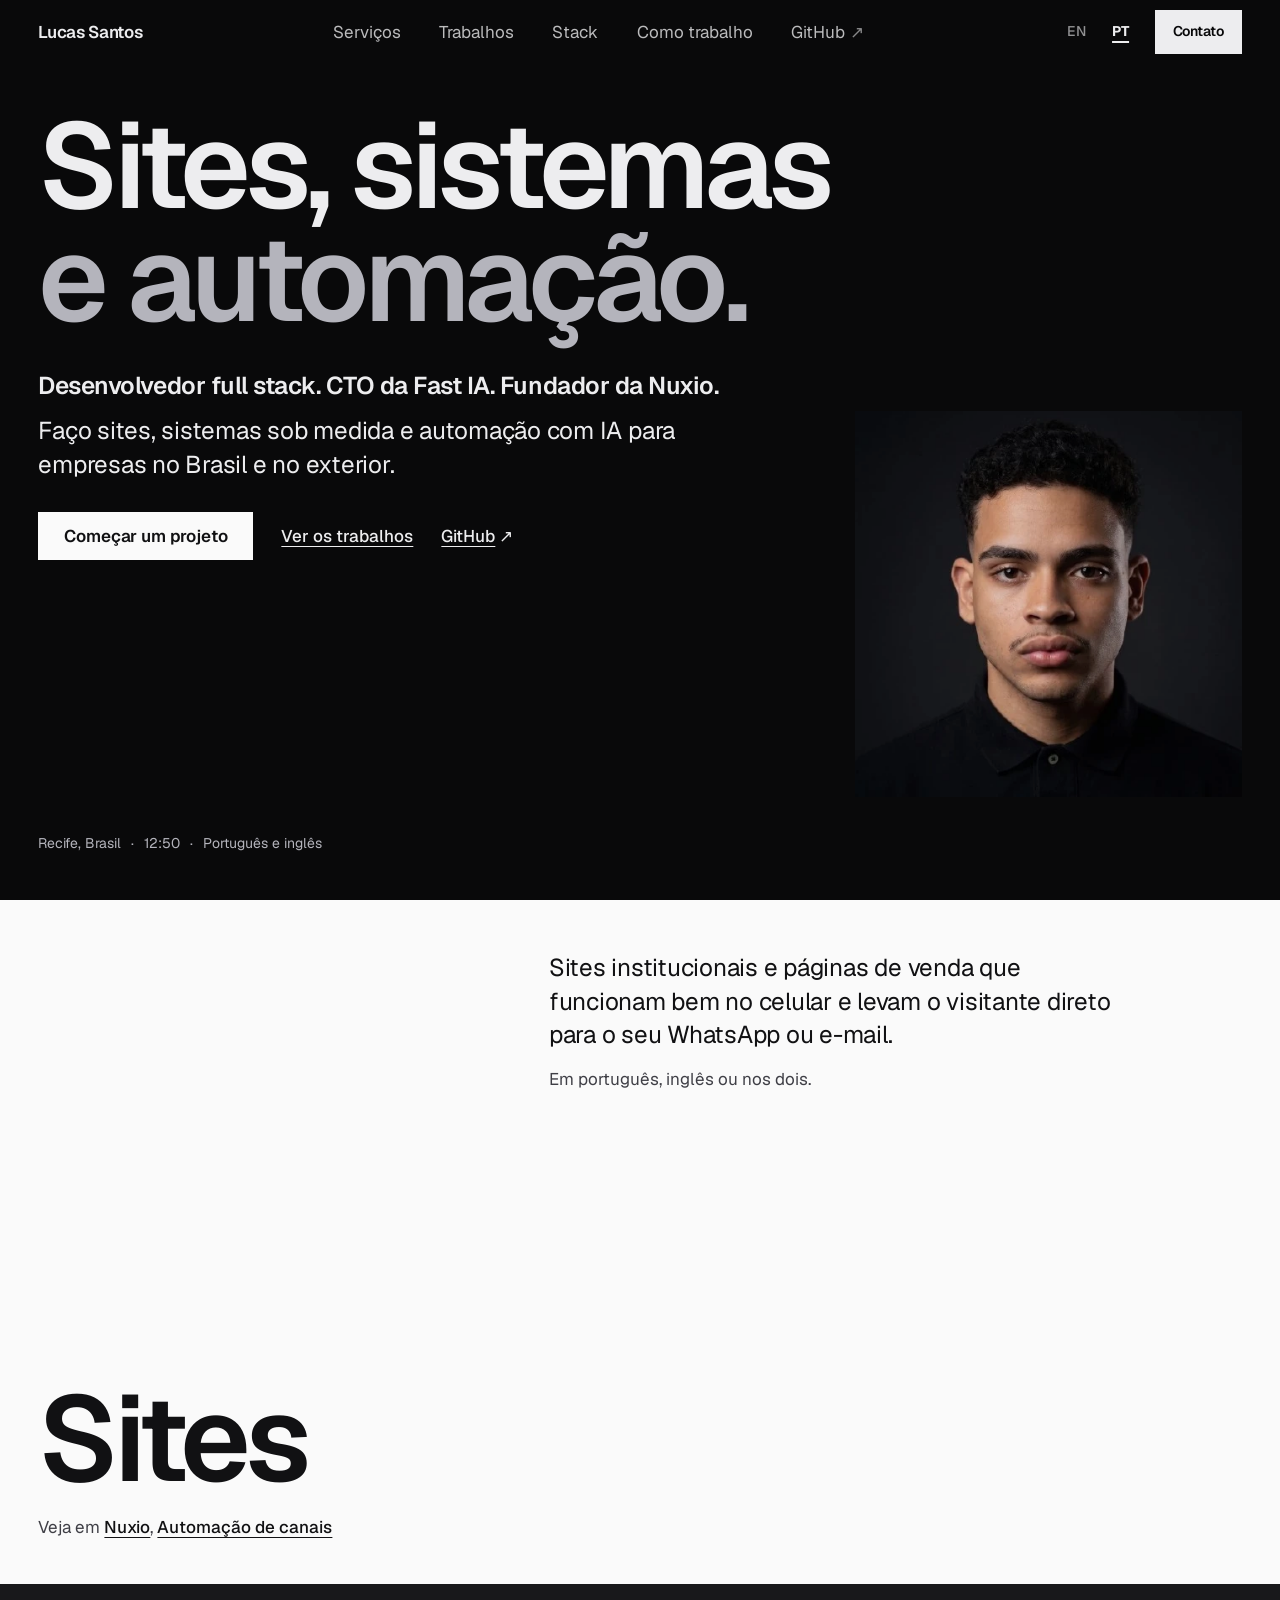
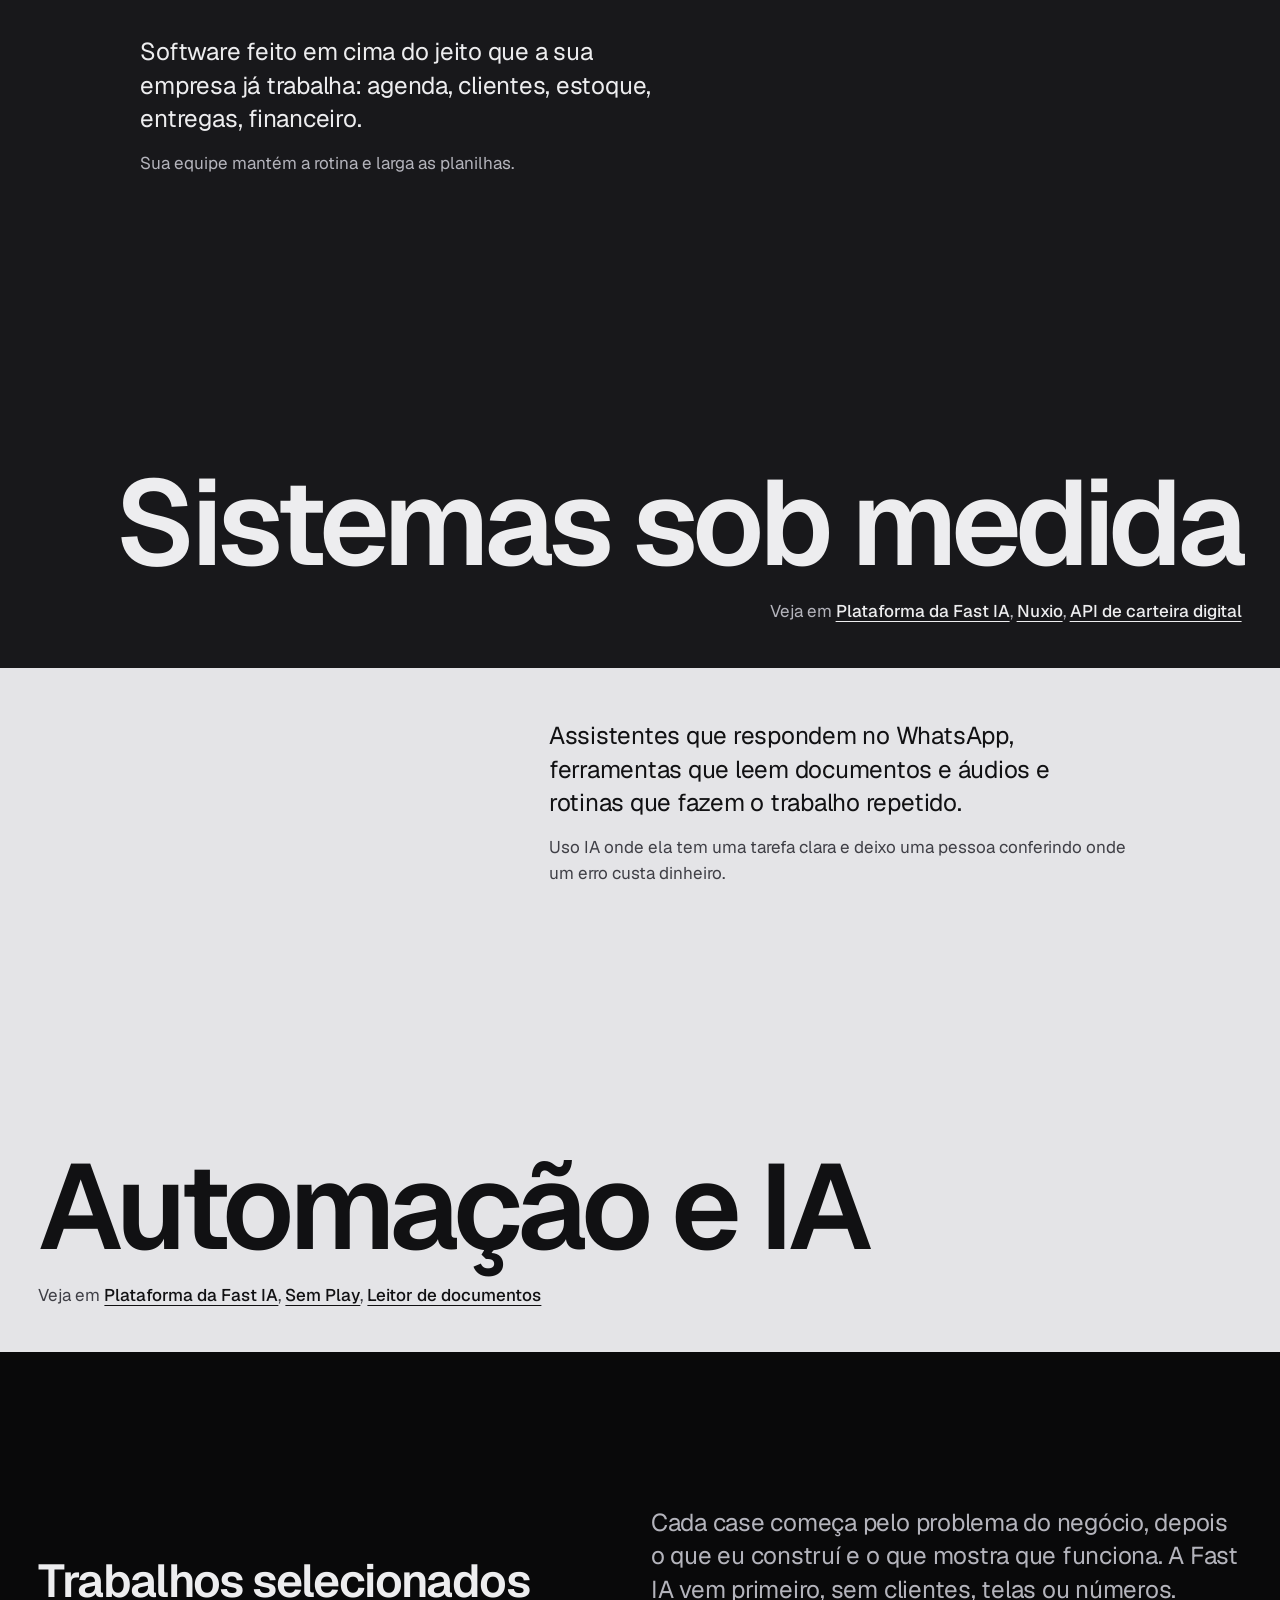
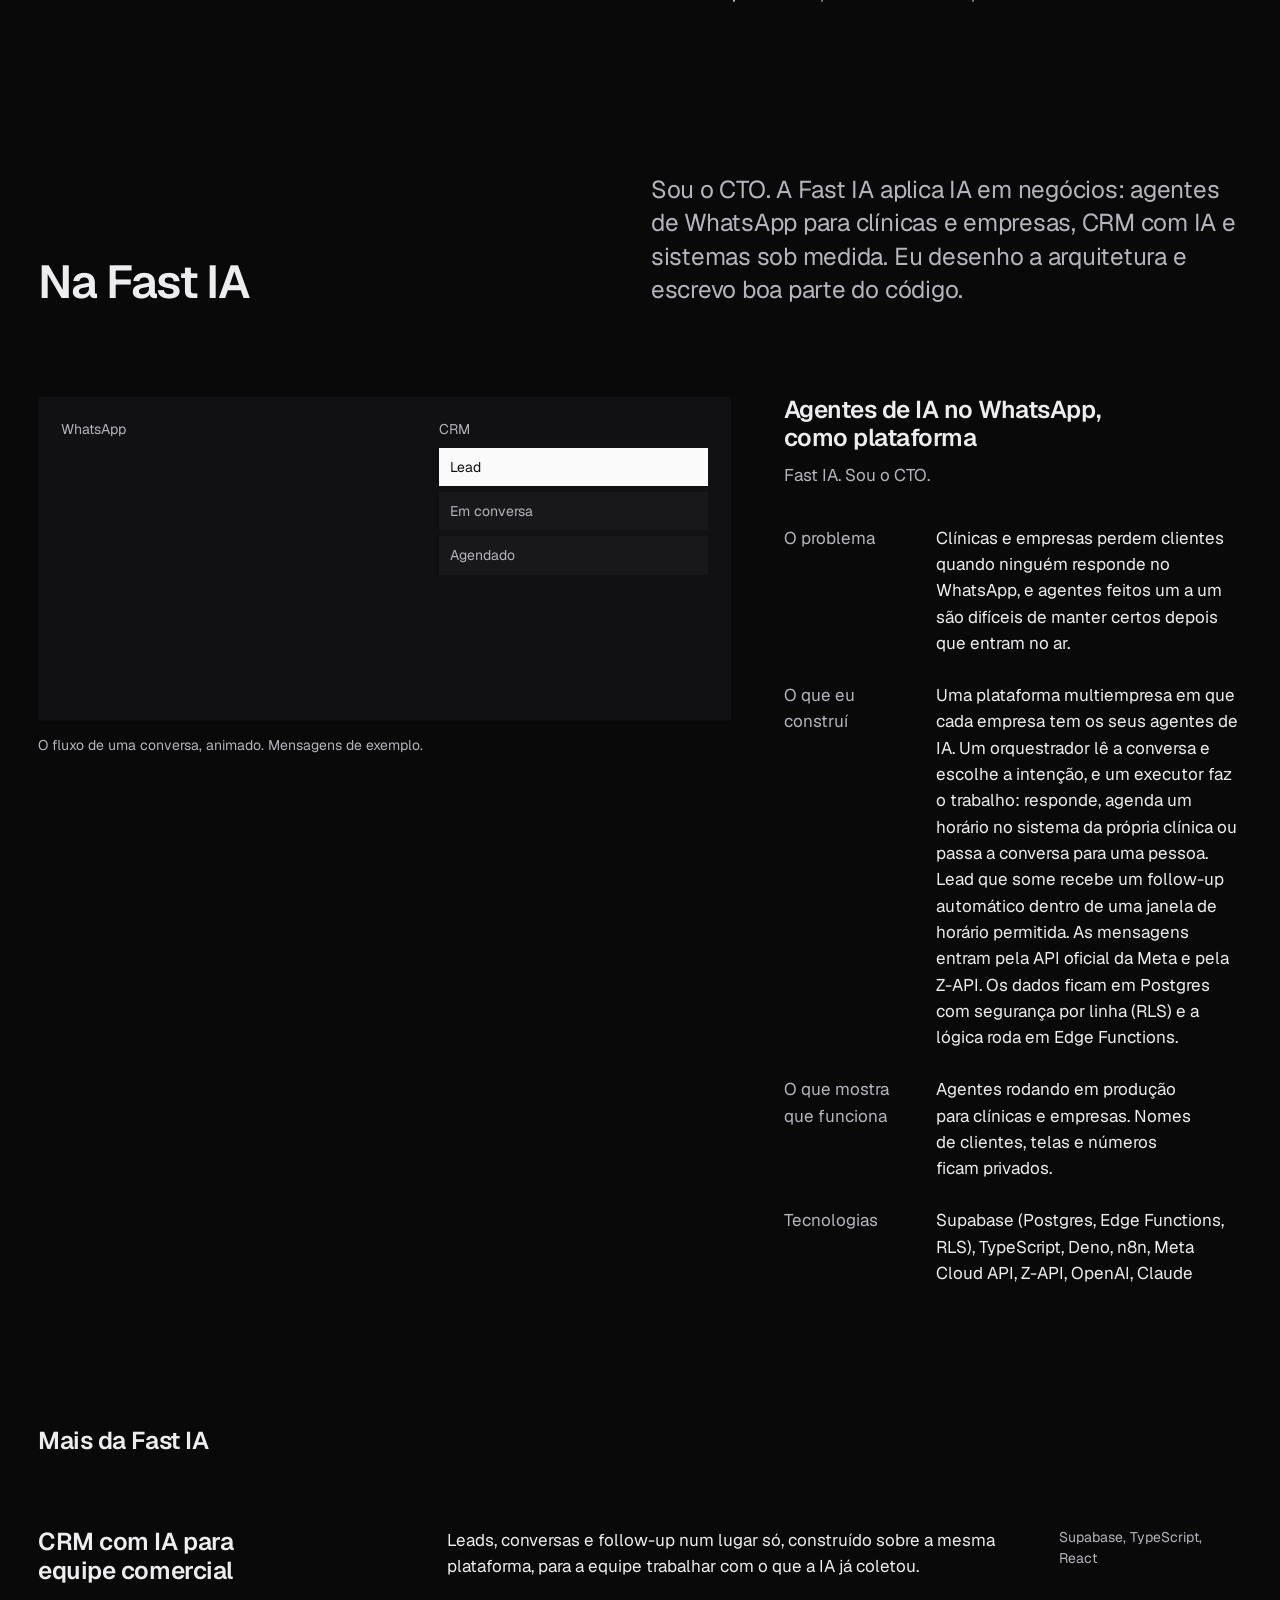
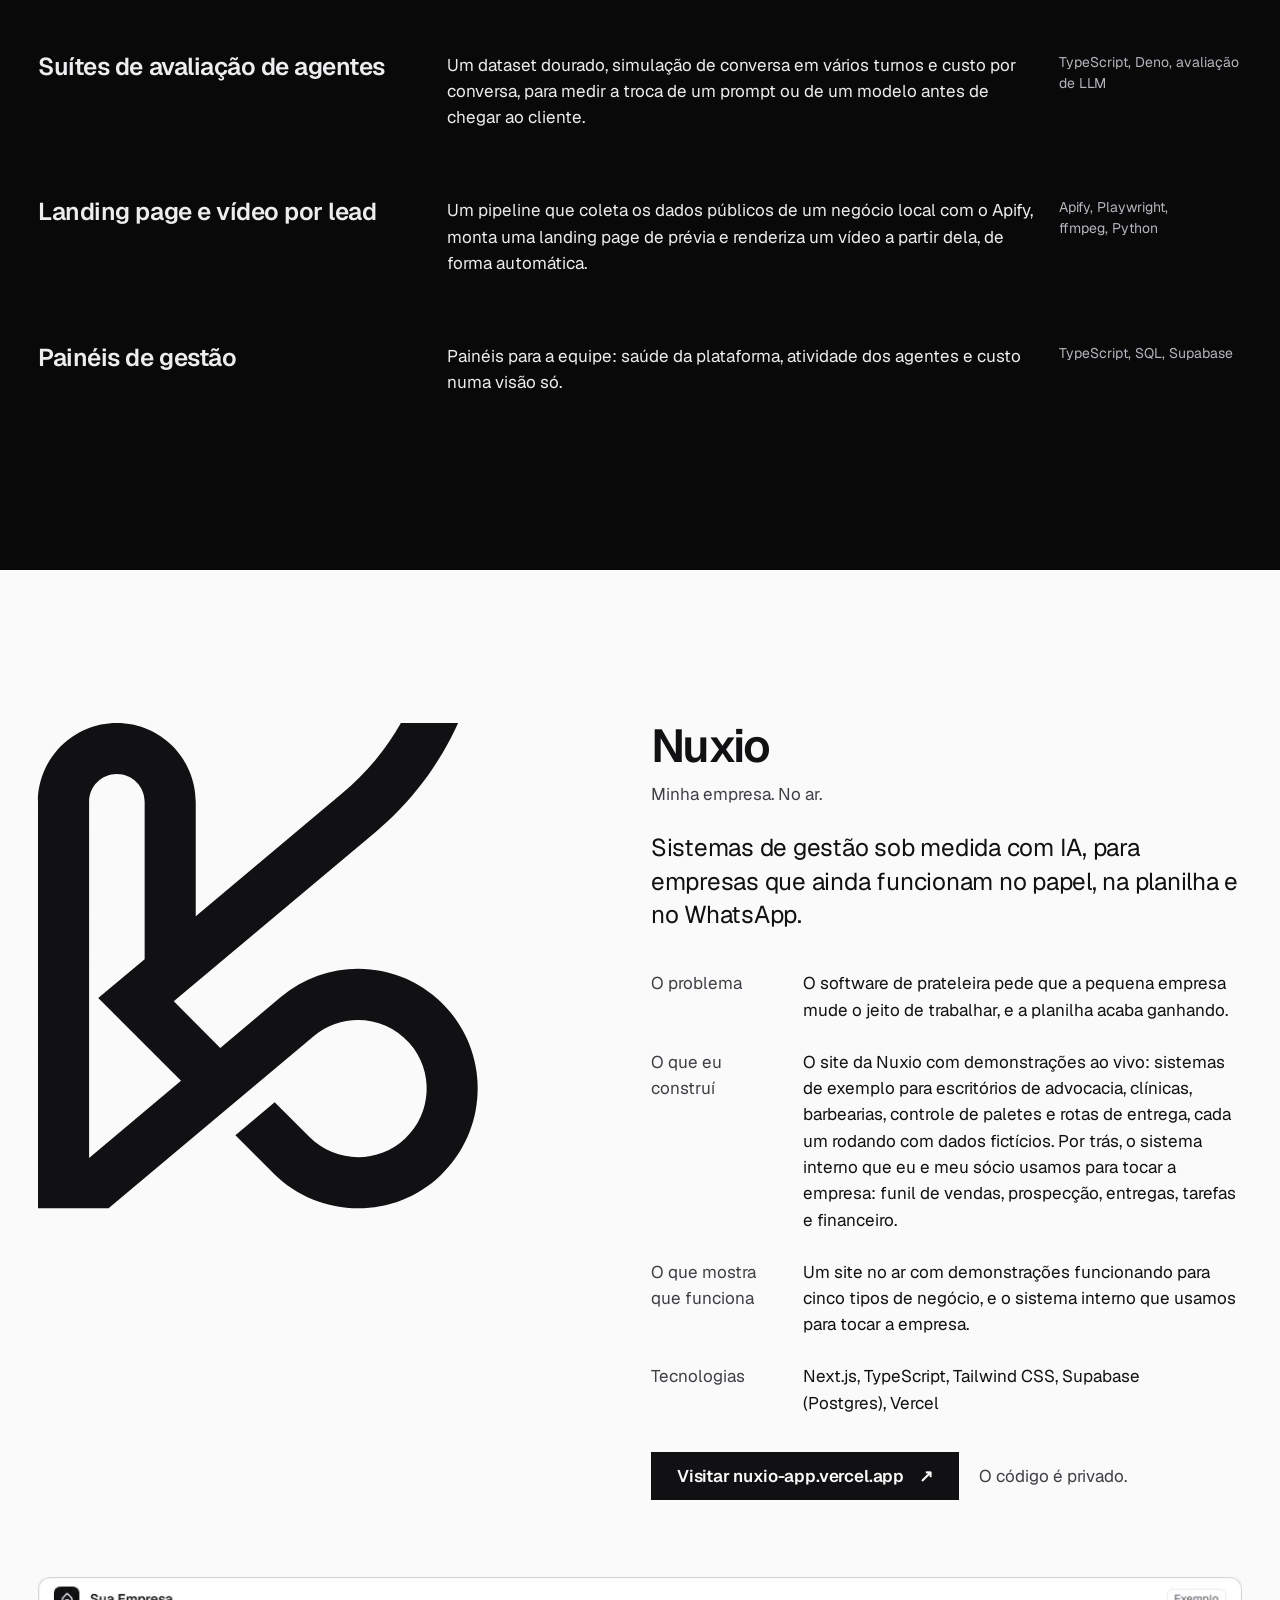
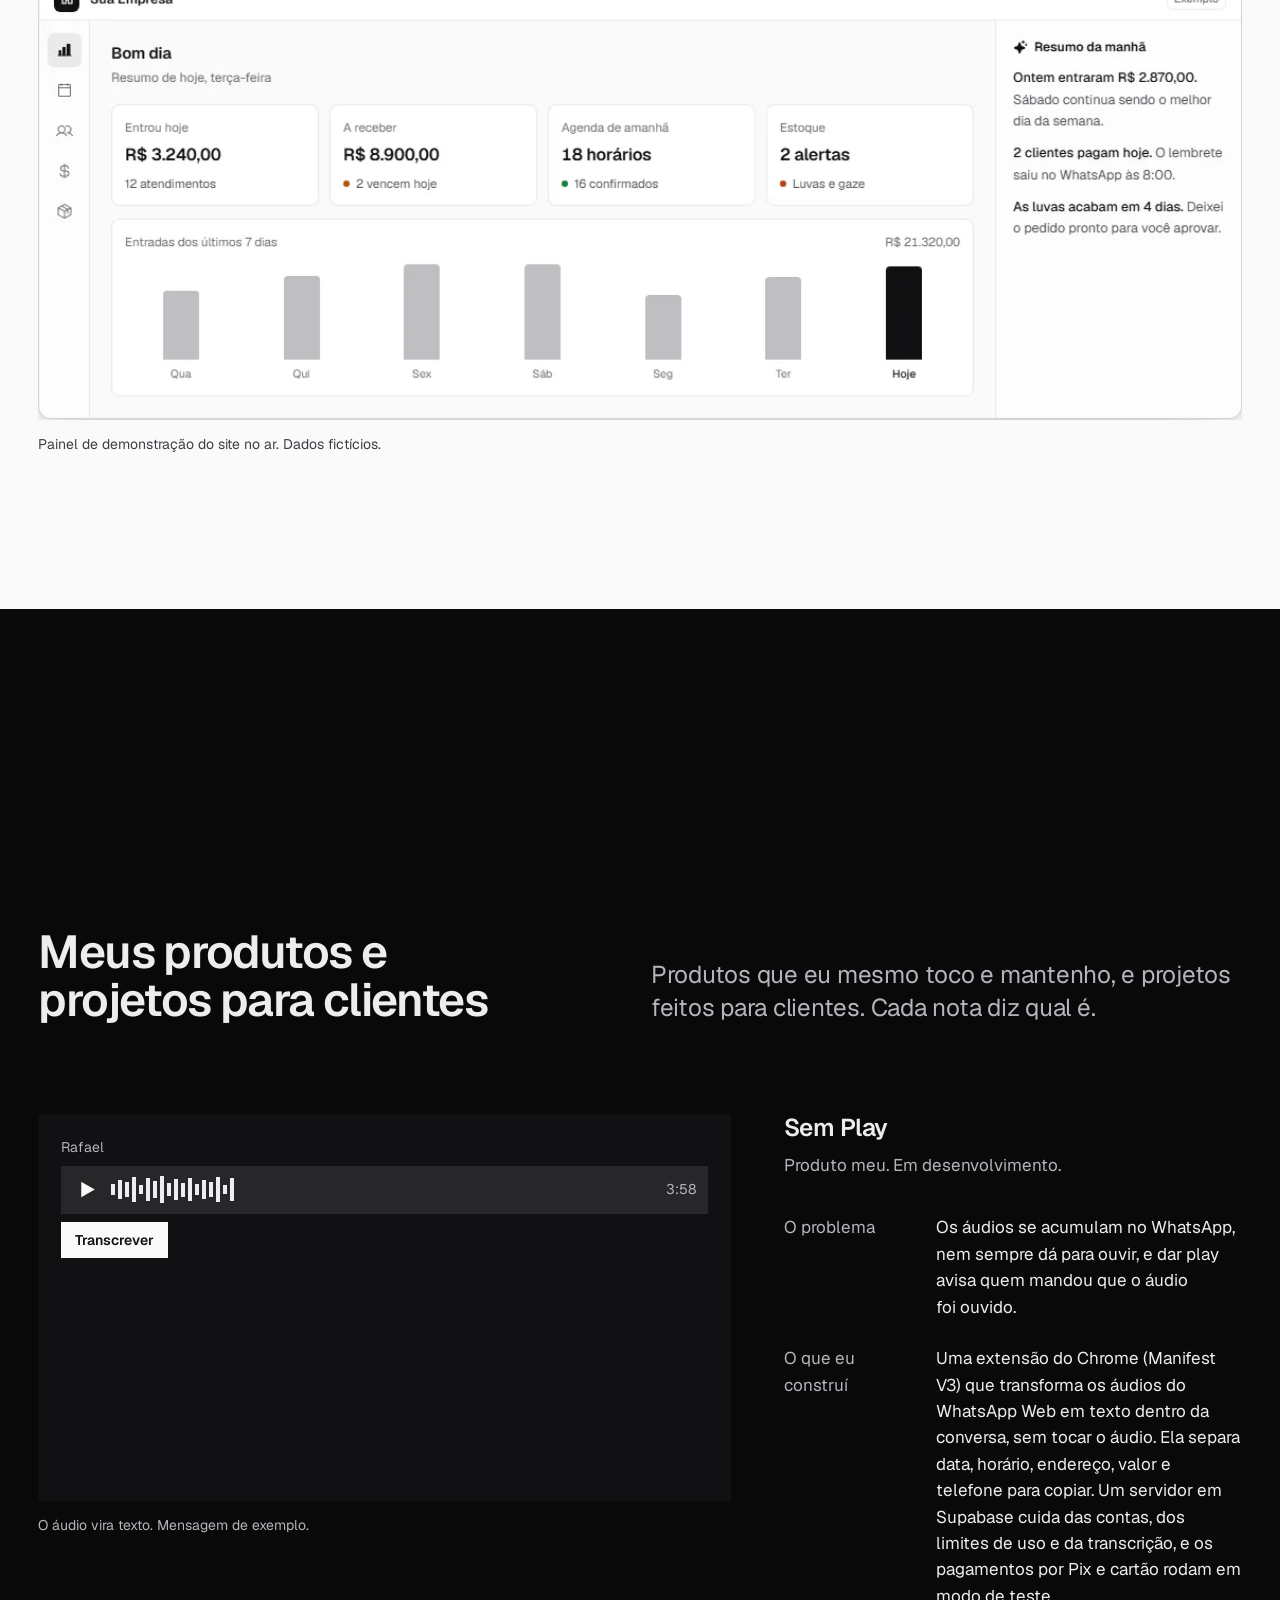
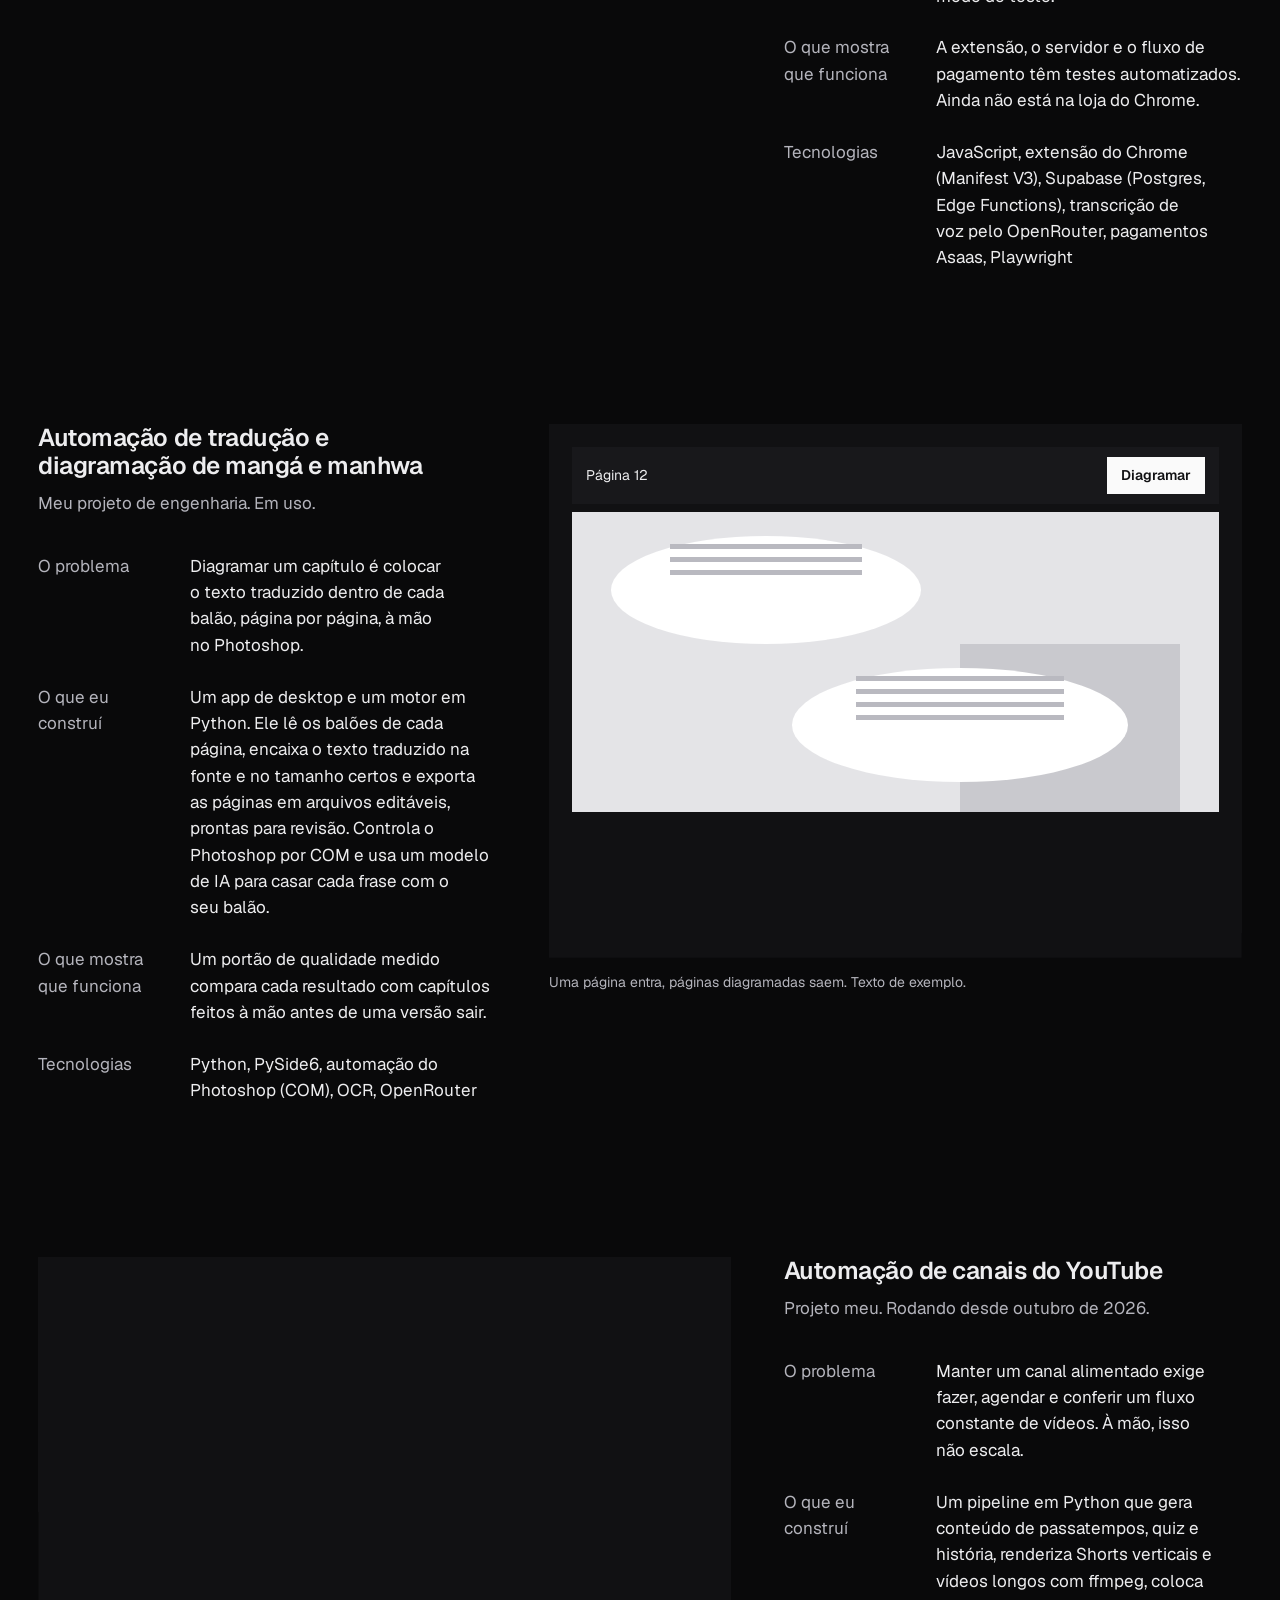
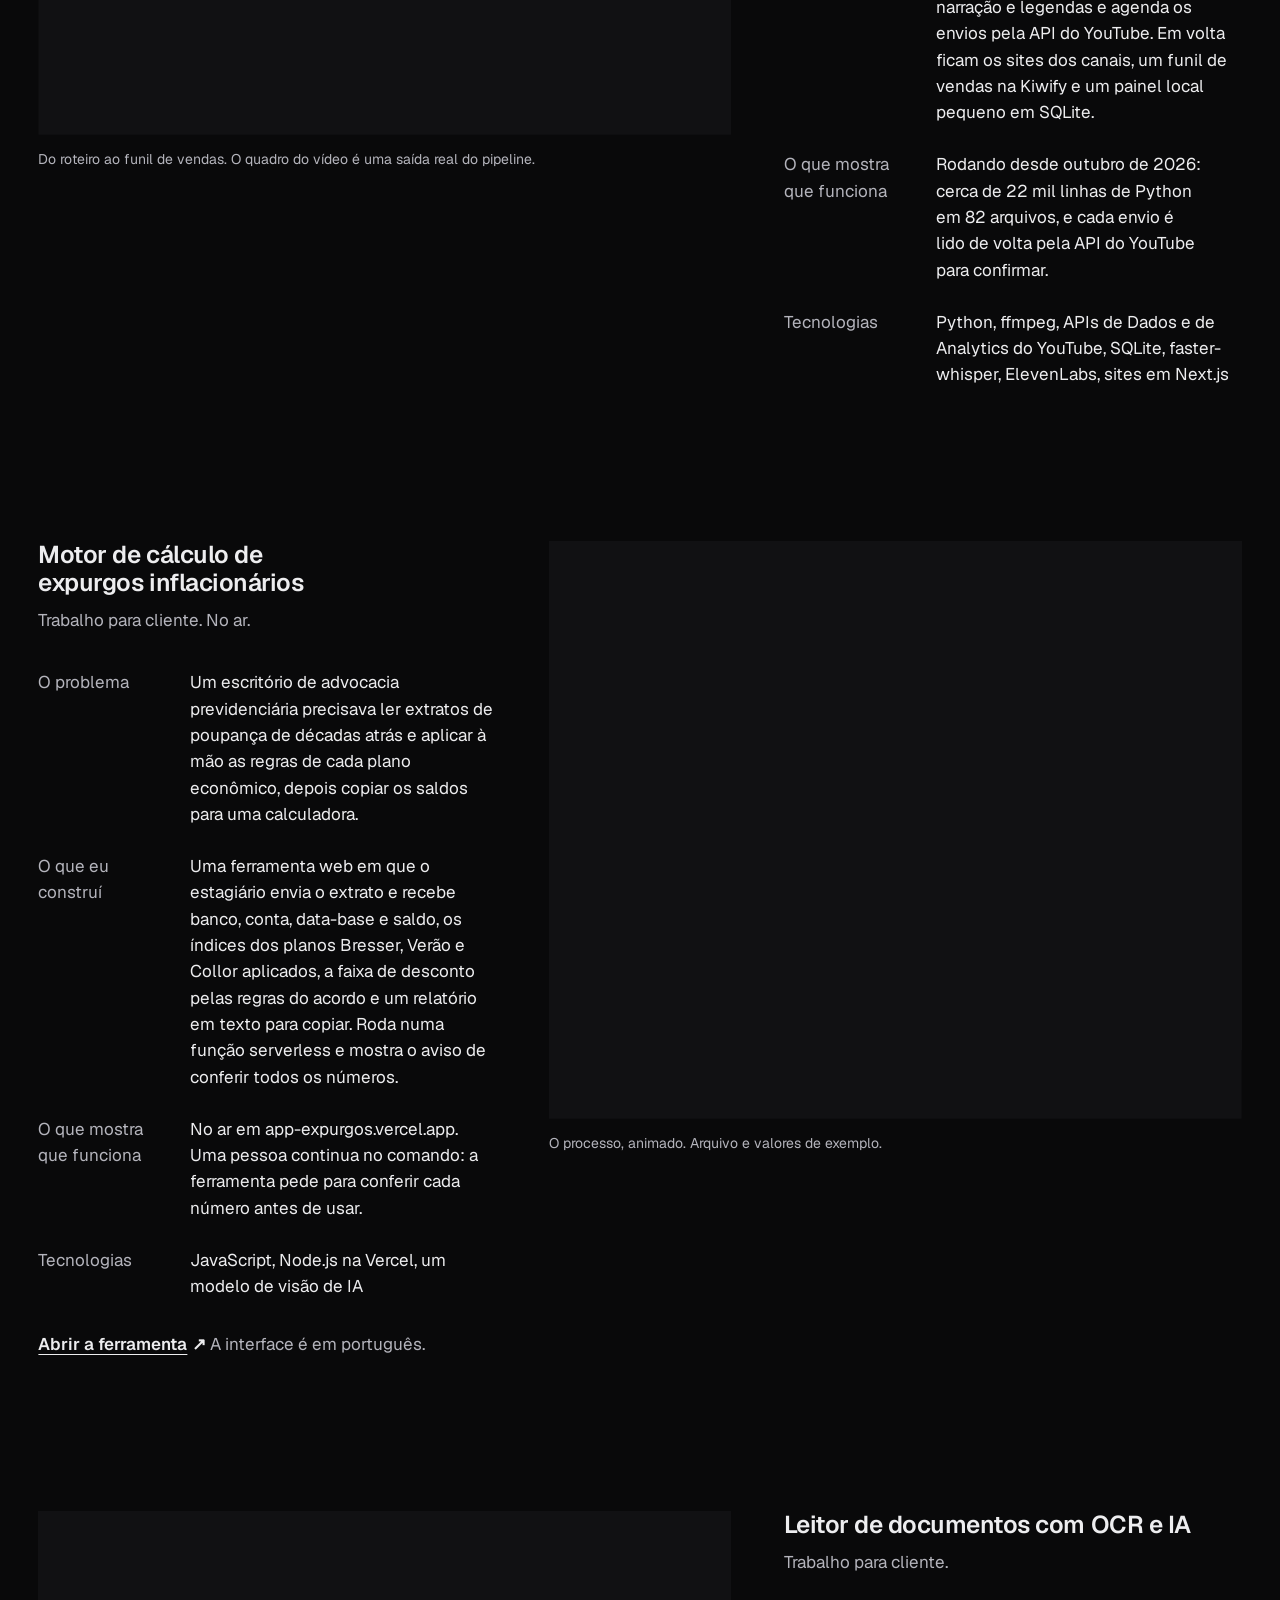
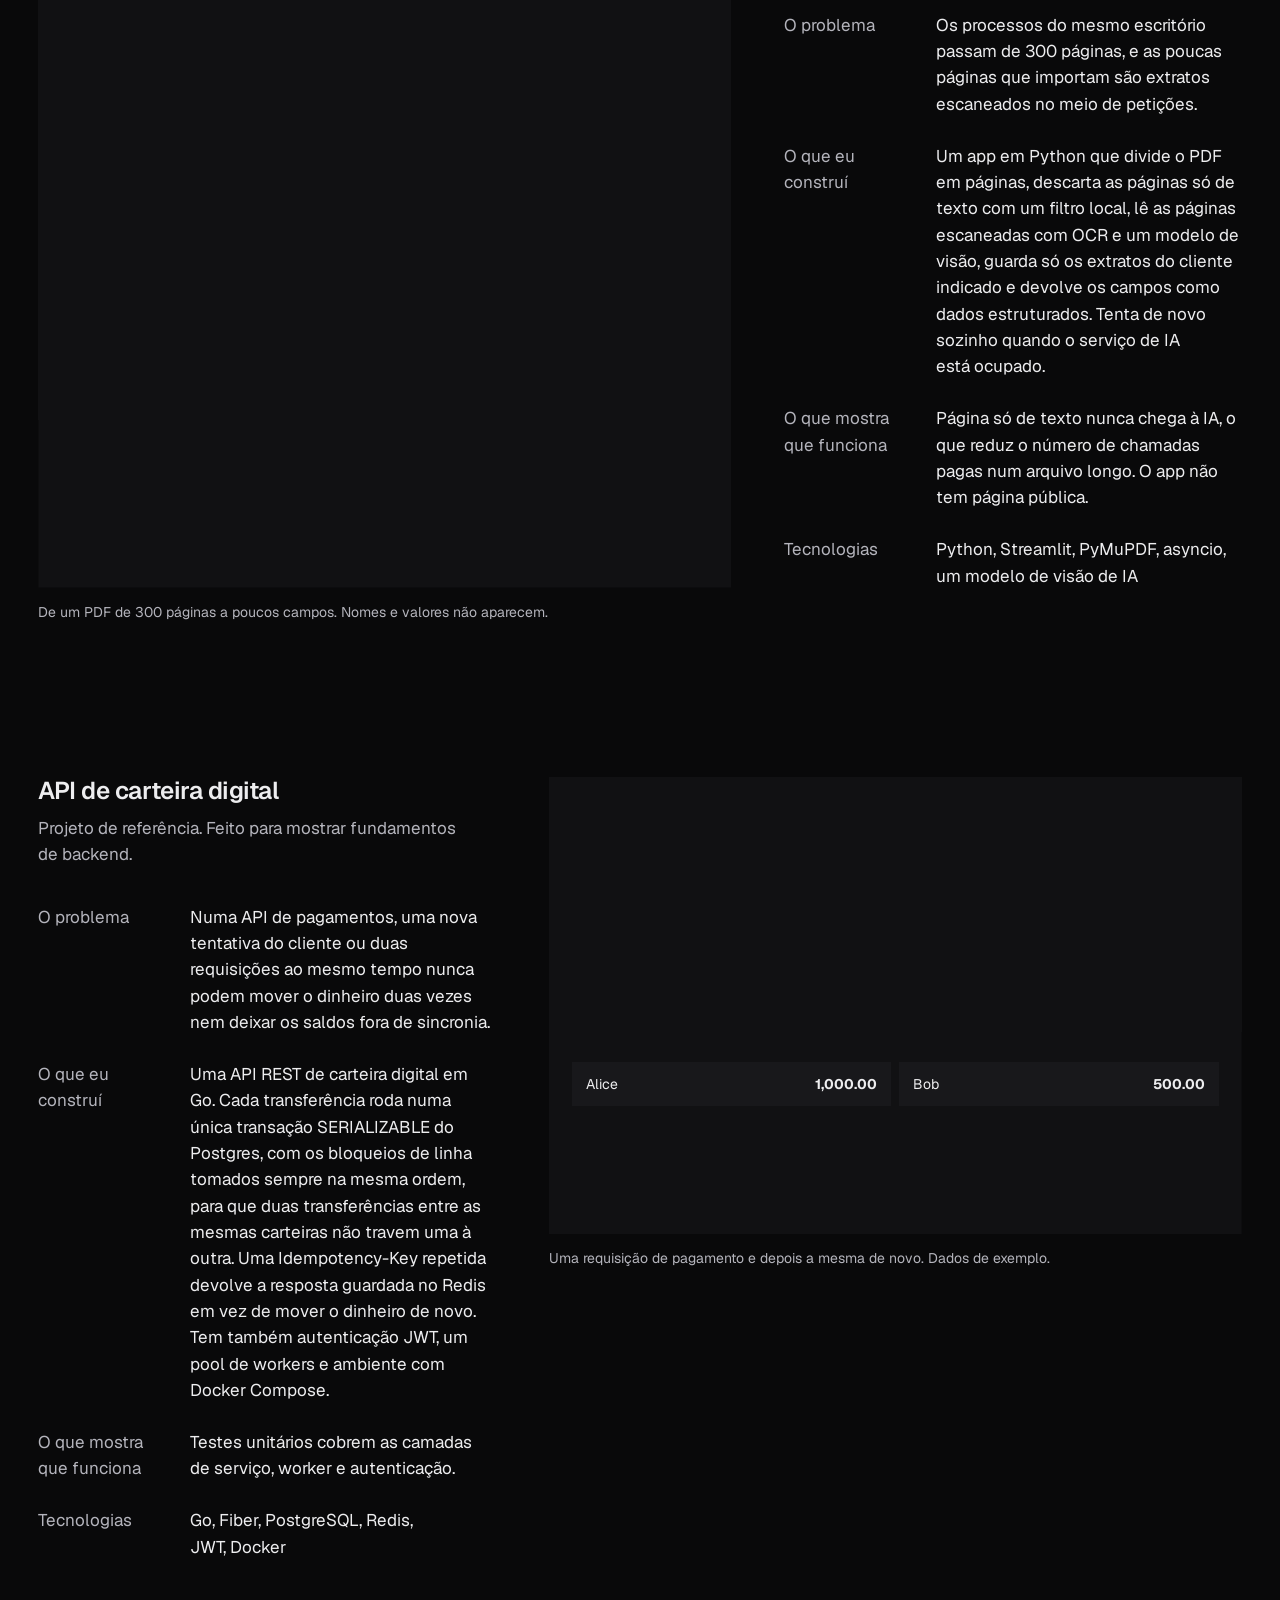
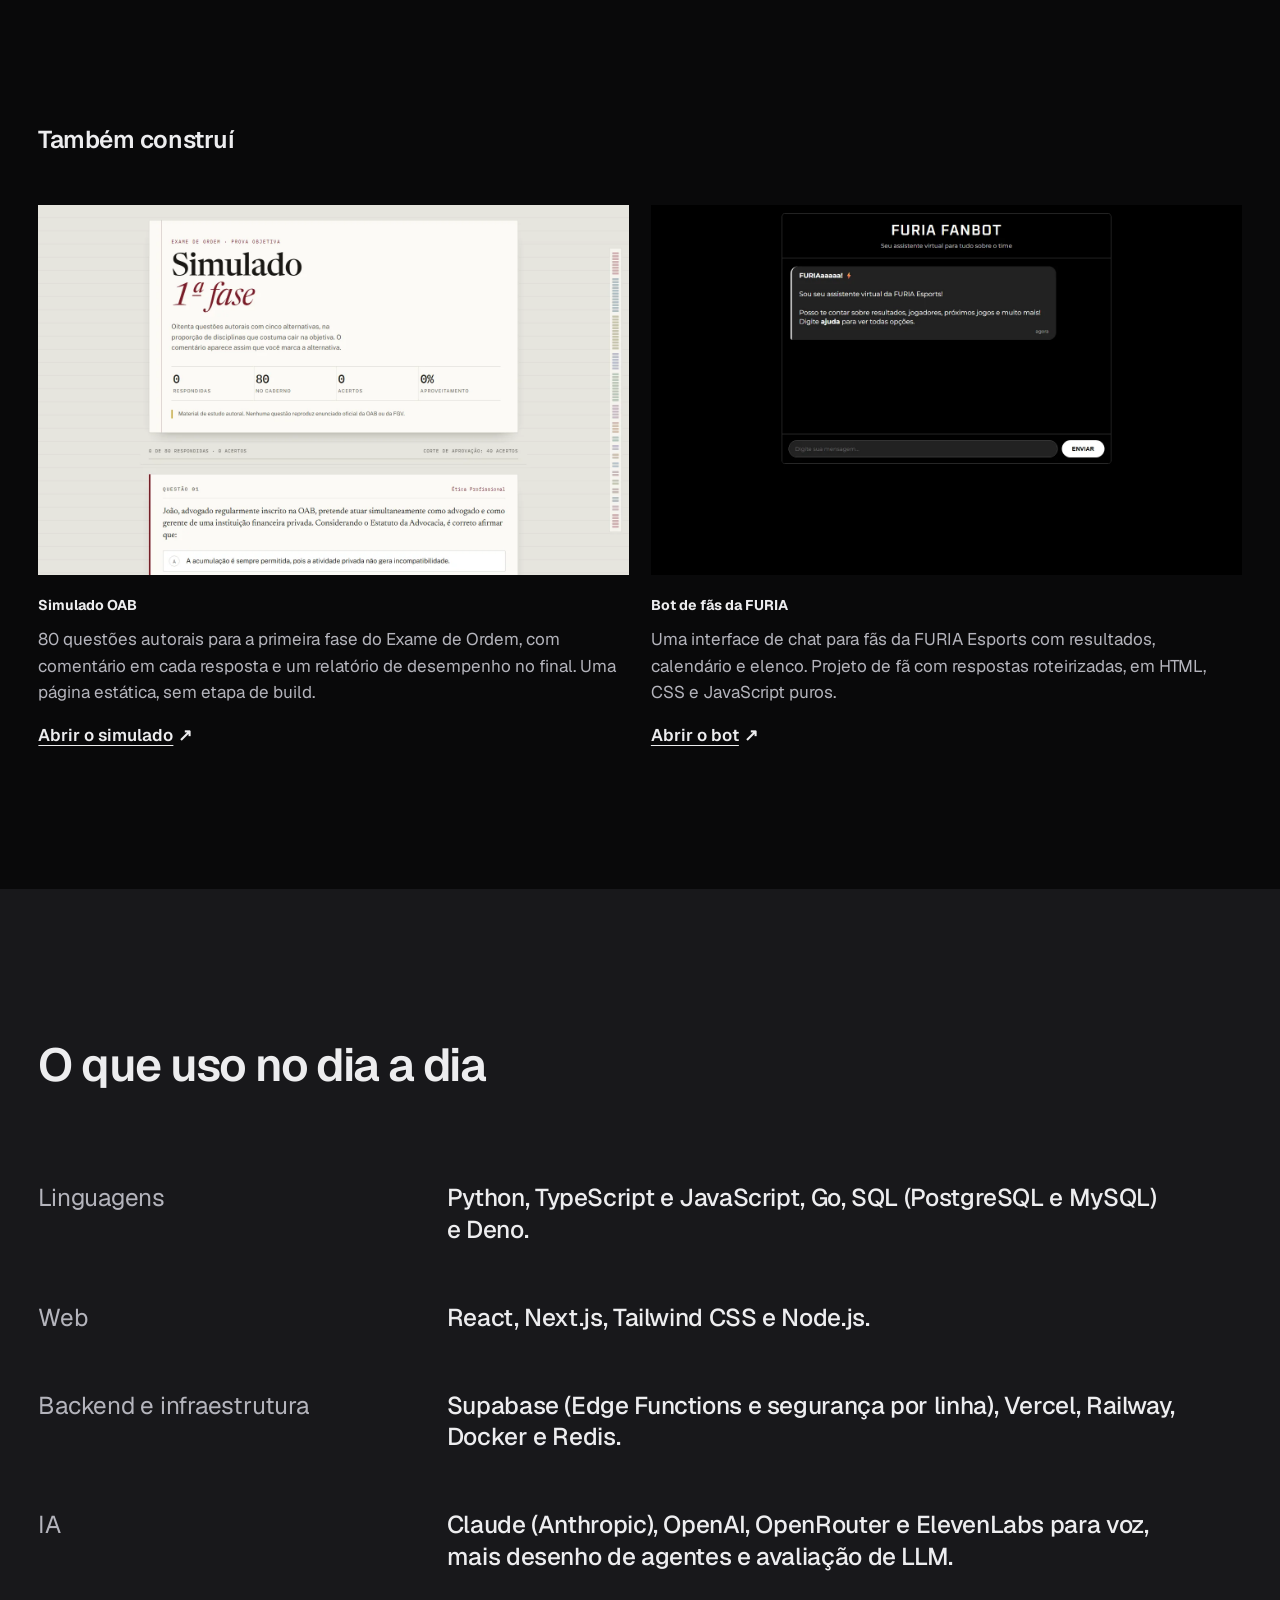
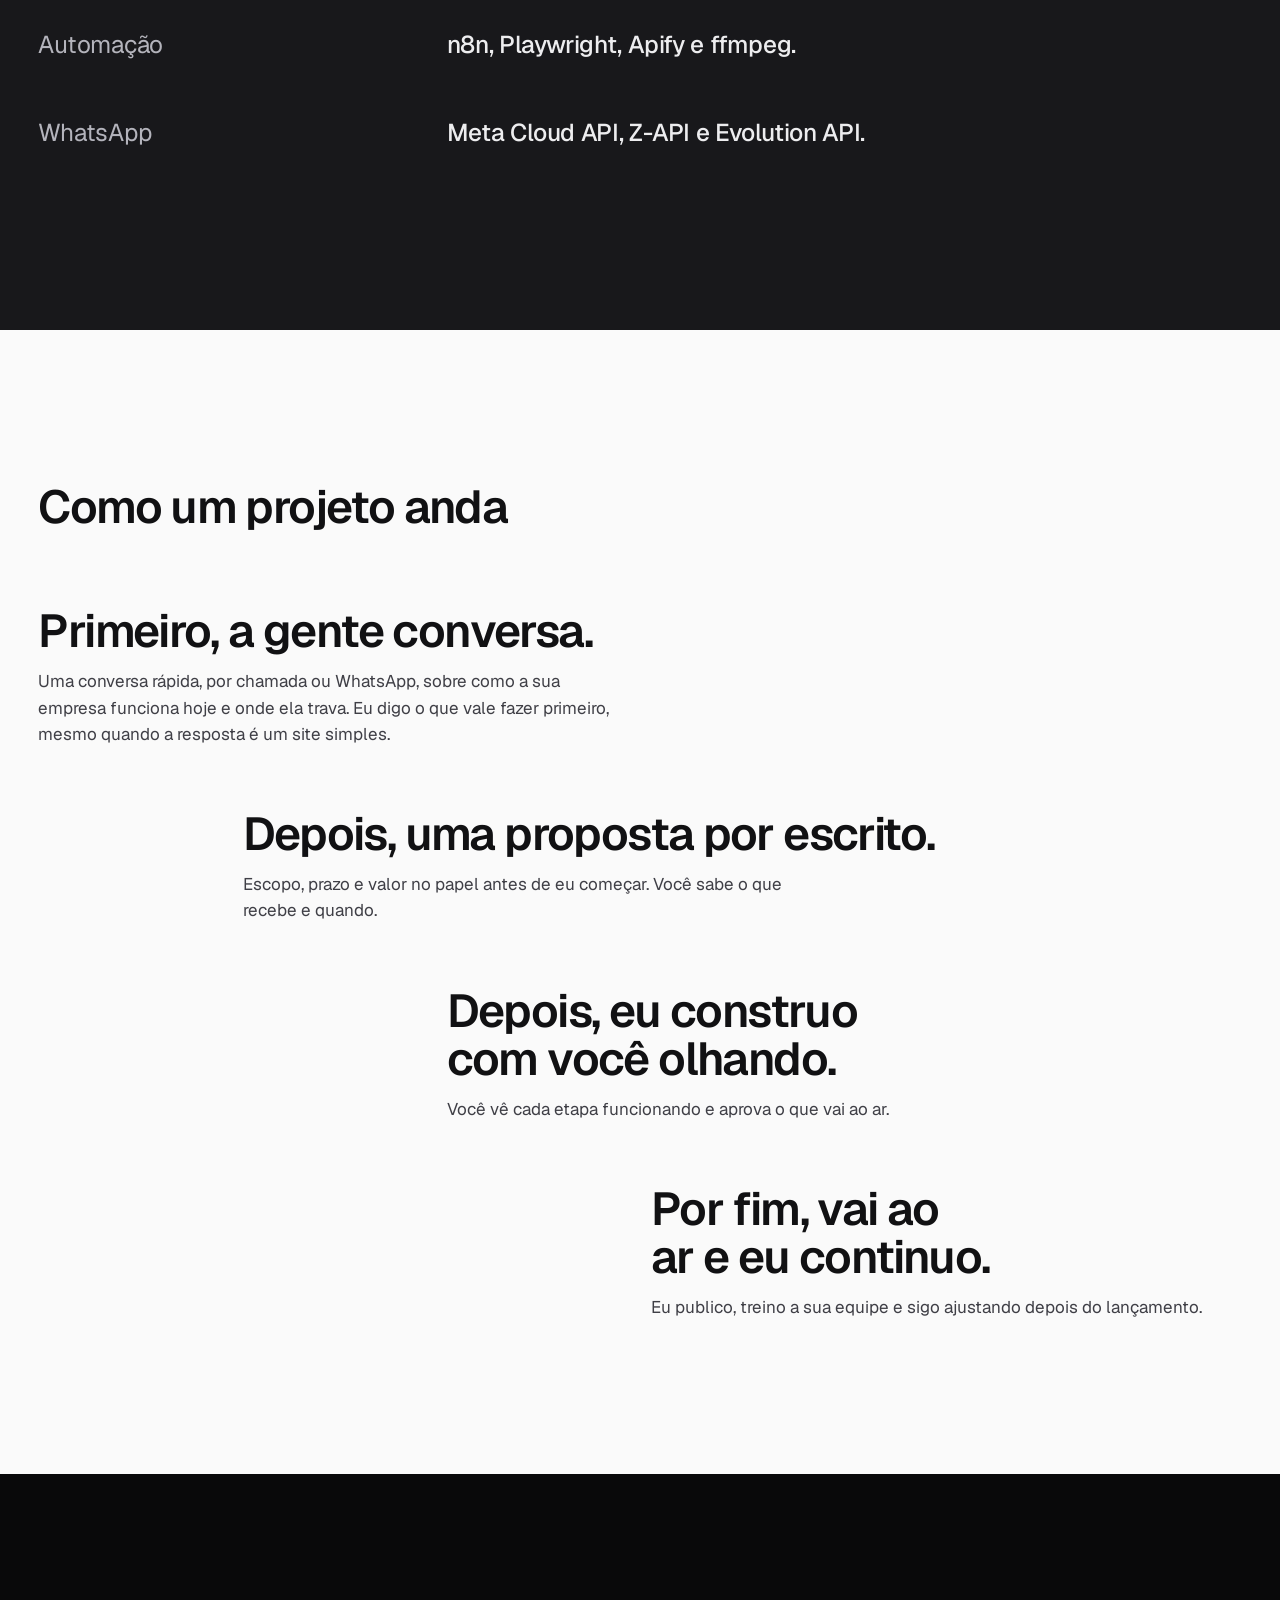
<file: pt/index.html>
<!doctype html>
<html lang="pt-BR">
<head>
<meta charset="utf-8">
<meta name="viewport" content="width=device-width, initial-scale=1">
<title>Lucas Santos | Desenvolvedor full stack, CTO da Fast IA e fundador da Nuxio</title>
<meta name="description" content="Desenvolvedor full stack, CTO da Fast IA e fundador da Nuxio: sites, sistemas sob medida e automação com IA para empresas no Brasil e no exterior.">
<meta name="theme-color" content="#09090a">
<link rel="canonical" href="https://lucasguilhermessilva.github.io/pt/">
<link rel="alternate" hreflang="en" href="https://lucasguilhermessilva.github.io/">
<link rel="alternate" hreflang="pt-BR" href="https://lucasguilhermessilva.github.io/pt/">
<link rel="alternate" hreflang="x-default" href="https://lucasguilhermessilva.github.io/">
<meta property="og:type" content="website">
<meta property="og:site_name" content="Lucas Santos">
<meta property="og:title" content="Lucas Santos | Desenvolvedor full stack, CTO da Fast IA e fundador da Nuxio">
<meta property="og:description" content="Desenvolvedor full stack, CTO da Fast IA e fundador da Nuxio: sites, sistemas sob medida e automação com IA para empresas no Brasil e no exterior.">
<meta property="og:url" content="https://lucasguilhermessilva.github.io/pt/">
<meta property="og:image" content="https://lucasguilhermessilva.github.io/assets/img/og.png">
<meta property="og:locale" content="pt_BR">
<meta name="twitter:card" content="summary_large_image">
<link rel="icon" href="../assets/favicon.svg" type="image/svg+xml">
<link rel="preload" href="../assets/fonts/geist-latin.woff2" as="font" type="font/woff2" crossorigin>
<link rel="stylesheet" href="../assets/site.css">
<script>document.documentElement.classList.add('js')</script>
<script type="application/ld+json">{"@context":"https://schema.org","@type":"Person","name":"Lucas Santos","jobTitle":"Desenvolvedor full stack, CTO da Fast IA e fundador da Nuxio","url":"https://lucasguilhermessilva.github.io/pt/","image":"https://lucasguilhermessilva.github.io/assets/img/lucas.jpg","email":"mailto:filhosantoslucas@gmail.com","address":{"@type":"PostalAddress","addressLocality":"Recife","addressCountry":"BR"},"worksFor":[{"@type":"Organization","name":"Fast IA","url":"https://fast-ia.com"},{"@type":"Organization","name":"Nuxio","url":"https://nuxio-app.vercel.app"}],"sameAs":["https://www.linkedin.com/in/lucasguilhermessilva/","https://github.com/lucasguilhermessilva","https://nuxio-app.vercel.app","https://fast-ia.com"]}</script>
</head>
<body>
<a class="skip" href="#main">Ir para o conteúdo</a>
<header class="bar" id="bar" data-theme="dark">
  <a class="mark" href="#top" aria-label="Lucas Santos">Lucas Santos</a>
  <nav class="bar-nav" aria-label="Seções">
    <a href="#services">Serviços</a>
    <a href="#work">Trabalhos</a>
    <a href="#stack">Stack</a>
    <a href="#process">Como trabalho</a>
    <a href="https://github.com/lucasguilhermessilva" target="_blank" rel="noopener">GitHub<span class="arrow" aria-hidden="true">&nearr;</span></a>
  </nav>
  <div class="bar-end">
    <div class="lang" role="group" aria-label="Idioma">
      <a href="../" hreflang="en" lang="en">EN</a>
      <a href="./" hreflang="pt-BR" lang="pt-BR" aria-current="true">PT</a>
    </div>
    <a class="btn btn-sm" href="#contact">Contato</a>
  </div>
</header>
<main id="main">
  <section class="hero" id="top" data-chapter="dark">
    <h1 class="display"><span class="l1">Sites, sistemas</span> <span class="l2">e automação.</span></h1>
    <div class="hero-text">
      <p class="role">Desenvolvedor full stack. CTO da Fast IA. Fundador da Nuxio.</p>
      <p class="lede">Faço sites, sistemas sob medida e automação com IA para empresas no Brasil e no exterior.</p>
      <div class="actions">
        <a class="btn" href="#contact">Começar um projeto</a>
        <a class="link link-lg" href="#work">Ver os trabalhos</a>
        <a class="link link-lg" href="https://github.com/lucasguilhermessilva" target="_blank" rel="noopener">GitHub<span class="arrow" aria-hidden="true">&nearr;</span></a>
      </div>
    </div>
    <figure class="hero-photo"><img src="../assets/img/lucas.webp" width="460" height="460" alt="Retrato de Lucas Santos" fetchpriority="high"></figure>
    <p class="hero-meta"><span>Recife, Brasil</span><span class="clock" id="clock"></span><span>Português e inglês</span></p>
  </section>

  <section class="fields" id="services" aria-label="Serviços">
  <article class="field f1" id="websites" data-chapter="light">
    <div class="field-text rv"><p class="field-main">Sites institucionais e páginas de venda que funcionam bem no celular e levam o visitante direto para o seu WhatsApp ou e-mail.</p><p class="field-more">Em português, inglês ou nos dois.</p></div>
    <h2 class="phrase rv">Sites</h2>
    <p class="field-see rv">Veja em <a class="link" href="#nuxio">Nuxio</a>, <a class="link" href="#channels">Automação de canais</a></p>
  </article>
  <article class="field f2" id="systems" data-chapter="dark2">
    <div class="field-text rv"><p class="field-main">Software feito em cima do jeito que a sua empresa já trabalha: agenda, clientes, estoque, entregas, financeiro.</p><p class="field-more">Sua equipe mantém a rotina e larga as planilhas.</p></div>
    <h2 class="phrase rv">Sistemas sob medida</h2>
    <p class="field-see rv">Veja em <a class="link" href="#fastia">Plataforma da Fast IA</a>, <a class="link" href="#nuxio">Nuxio</a>, <a class="link" href="#wallet">API de carteira digital</a></p>
  </article>
  <article class="field f3" id="automation" data-chapter="light2">
    <div class="field-text rv"><p class="field-main">Assistentes que respondem no WhatsApp, ferramentas que leem documentos e áudios e rotinas que fazem o trabalho repetido.</p><p class="field-more">Uso IA onde ela tem uma tarefa clara e deixo uma pessoa conferindo onde um erro custa dinheiro.</p></div>
    <h2 class="phrase rv">Automação e IA</h2>
    <p class="field-see rv">Veja em <a class="link" href="#fastia">Plataforma da Fast IA</a>, <a class="link" href="#semplay">Sem Play</a>, <a class="link" href="#ocr">Leitor de documentos</a></p>
  </article>
  </section>

  <section class="work" id="work" data-chapter="dark" aria-labelledby="work-title">
    <header class="work-head">
      <h2 class="title rv" id="work-title">Trabalhos selecionados</h2>
      <p class="statement rv">Cada case começa pelo problema do negócio, depois o que eu construí e o que mostra que funciona. A Fast IA vem primeiro, sem clientes, telas ou números.</p>
    </header>
    <div class="group">
      <h3 class="group-title rv">Na Fast IA</h3>
      <p class="group-text rv">Sou o CTO. A Fast IA aplica IA em negócios: agentes de WhatsApp para clínicas e empresas, CRM com IA e sistemas sob medida. Eu desenho a arquitetura e escrevo boa parte do código.</p>
    </div>
    <article class="case" id="fastia">
  <figure class="case-media shape-demo rv"><div class="demo dm-agent" data-demo="agent" data-ms="1000" role="img" aria-label="Animação: uma mensagem chega no WhatsApp, a IA entende a intenção, agenda um horário e o CRM é atualizado." data-ui><div class="dm-in" aria-hidden="true">
        <div class="dm-split">
          <div class="dm-chat"><p class="dm-tag">WhatsApp</p>
            <p class="b in" data-s="1" data-type="Oi, tem horário na quinta?">Oi, tem horário na quinta?</p>
            <p class="dm-chip" data-s="2">Intenção: agendar horário</p>
            <p class="b out" data-s="3" data-type="Na quinta tenho 09h40 ou 10h30. Qual prefere?">Na quinta tenho 09h40 ou 10h30. Qual prefere?</p>
            <p class="b in" data-s="4" data-type="09h40, por favor">09h40, por favor</p>
            <p class="dm-chip" data-s="5">Qui 09h40, agendado no sistema da clínica</p></div>
          <div class="dm-crm"><p class="dm-tag">CRM</p>
            <div class="dm-stages"><span class="now" >Lead</span><span class="" data-at="3">Em conversa</span><span class="" data-at="5">Agendado</span></div>
            <div class="dm-slot" data-s="5"><span>09:40</span></div>
            <p class="dm-chip" data-s="6">Lembrete na fila, dentro da janela de horário</p></div>
        </div></div><svg class="cur" viewBox="0 0 24 24" aria-hidden="true"><path d="M5 3l14 8-6 2-3 6z" fill="currentColor"/></svg></div><figcaption>O fluxo de uma conversa, animado. Mensagens de exemplo.</figcaption></figure>
  <div class="case-body">
    <h4 class="case-name rv">Agentes de IA no WhatsApp, como plataforma</h4>
    <p class="case-meta rv">Fast IA. Sou o CTO.</p>
    <dl class="facts">
      <div class="rv"><dt>O problema</dt><dd>Clínicas e empresas perdem clientes quando ninguém responde no WhatsApp, e agentes feitos um a um são difíceis de manter certos depois que entram no ar.</dd></div>
      <div class="rv"><dt>O que eu construí</dt><dd>Uma plataforma multiempresa em que cada empresa tem os seus agentes de IA. Um orquestrador lê a conversa e escolhe a intenção, e um executor faz o trabalho: responde, agenda um horário no sistema da própria clínica ou passa a conversa para uma pessoa. Lead que some recebe um follow-up automático dentro de uma janela de horário permitida. As mensagens entram pela API oficial da Meta e pela Z-API. Os dados ficam em Postgres com segurança por linha (RLS) e a lógica roda em Edge Functions.</dd></div>
      <div class="rv"><dt>O que mostra que funciona</dt><dd>Agentes rodando em produção para clínicas e empresas. Nomes de clientes, telas e números ficam privados.</dd></div>
      <div class="rv"><dt>Tecnologias</dt><dd>Supabase (Postgres, Edge Functions, RLS), TypeScript, Deno, n8n, Meta Cloud API, Z-API, OpenAI, Claude</dd></div>
    </dl>
    
  </div>
</article>
    <div class="ledger">
      <h4 class="ledger-title rv">Mais da Fast IA</h4>
      <ul class="ledger-list">
        <li class="ledger-row rv" id="crm"><h5 class="ledger-name">CRM com IA para equipe comercial</h5><p class="ledger-text">Leads, conversas e follow-up num lugar só, construído sobre a mesma plataforma, para a equipe trabalhar com o que a IA já coletou.</p><p class="ledger-stack">Supabase, TypeScript, React</p></li>
        <li class="ledger-row rv" id="evals"><h5 class="ledger-name">Suítes de avaliação de agentes</h5><p class="ledger-text">Um dataset dourado, simulação de conversa em vários turnos e custo por conversa, para medir a troca de um prompt ou de um modelo antes de chegar ao cliente.</p><p class="ledger-stack">TypeScript, Deno, avaliação de LLM</p></li>
        <li class="ledger-row rv" id="leadfactory"><h5 class="ledger-name">Landing page e vídeo por lead</h5><p class="ledger-text">Um pipeline que coleta os dados públicos de um negócio local com o Apify, monta uma landing page de prévia e renderiza um vídeo a partir dela, de forma automática.</p><p class="ledger-stack">Apify, Playwright, ffmpeg, Python</p></li>
        <li class="ledger-row rv" id="panels"><h5 class="ledger-name">Painéis de gestão</h5><p class="ledger-text">Painéis para a equipe: saúde da plataforma, atividade dos agentes e custo numa visão só.</p><p class="ledger-stack">TypeScript, SQL, Supabase</p></li>
      </ul>
    </div>
  </section>

  <section class="nuxio" id="nuxio" data-chapter="light" aria-labelledby="nuxio-title">
    <div class="nx-mark">
      <svg viewBox="0 0 689 760" role="img" aria-label="Nuxio" fill="currentColor" overflow="visible"><path class="mark-trace" d="M123.5,0c68.21,0 123.5,55.29 123.5,123.5v179.13l230.34,-193.28c36.78,-30.86 67.53,-67.95 90.98,-109.36l89.59,0c-29.57,65.67 -73.63,124.06 -129.15,170.64l-316.16,265.29l72.84,72.84l95.23,-79.91c77.7,-65.2 193.16,-56.79 260.59,18.98c67.43,75.77 62.38,191.43 -11.4,261.03c-36.12,34.08 -82.3,51.07 -128.45,51.12h-0.42c-47.98,-0.05 -95.89,-18.41 -132.39,-54.92l-59.51,-59.51l61.52,-51.62l54.56,54.56c41.12,41.12 107.49,42.09 149.78,2.18c42.3,-39.91 45.19,-106.22 6.53,-149.66c-38.66,-43.44 -104.86,-48.26 -149.4,-10.88l-321.59,269.85h-110.51v-636.5c0,-68.21 55.29,-123.5 123.5,-123.5c0,0 0,0 0,0zM94.3,430.77l72.7,-61v-246.26c0,-24.02 -19.48,-43.5 -43.5,-43.5c-24.02,0 -43.5,19.48 -43.5,43.5l0,557.66l143.93,-120.77z" fill-rule="evenodd" pathLength="1" stroke="currentColor" stroke-width="12" stroke-linejoin="round"/></svg>
    </div>
    <div class="nx-body">
      <h2 class="title rv" id="nuxio-title">Nuxio</h2>
      <p class="nx-meta rv">Minha empresa. No ar.</p>
      <p class="nx-lede rv">Sistemas de gestão sob medida com IA, para empresas que ainda funcionam no papel, na planilha e no WhatsApp.</p>
      <dl class="facts">
        <div class="rv"><dt>O problema</dt><dd>O software de prateleira pede que a pequena empresa mude o jeito de trabalhar, e a planilha acaba ganhando.</dd></div>
        <div class="rv"><dt>O que eu construí</dt><dd>O site da Nuxio com demonstrações ao vivo: sistemas de exemplo para escritórios de advocacia, clínicas, barbearias, controle de paletes e rotas de entrega, cada um rodando com dados fictícios. Por trás, o sistema interno que eu e meu sócio usamos para tocar a empresa: funil de vendas, prospecção, entregas, tarefas e financeiro.</dd></div>
        <div class="rv"><dt>O que mostra que funciona</dt><dd>Um site no ar com demonstrações funcionando para cinco tipos de negócio, e o sistema interno que usamos para tocar a empresa.</dd></div>
        <div class="rv"><dt>Tecnologias</dt><dd>Next.js, TypeScript, Tailwind CSS, Supabase (Postgres), Vercel</dd></div>
      </dl>
      <p class="nx-cta rv"><a class="btn" href="https://nuxio-app.vercel.app" target="_blank" rel="noopener">Visitar nuxio-app.vercel.app<span class="arrow" aria-hidden="true">&nearr;</span></a> <span class="case-note">O código é privado.</span></p>
    </div>
    <figure class="nx-shot rv"><img src="../assets/img/nuxio-demo.webp" width="1136" height="418" alt="Painel de exemplo do dono na demonstração da Nuxio: entradas de hoje, a receber, agenda de amanhã, alertas de estoque e um resumo da manhã, tudo com dados fictícios." loading="lazy" decoding="async"><figcaption>Painel de demonstração do site no ar. Dados fictícios.</figcaption></figure>
  </section>

  <section class="work projects" id="projects" data-chapter="dark" aria-labelledby="projects-title">
    <div class="group group-own">
      <h3 class="group-title rv" id="projects-title">Meus produtos e projetos para clientes</h3>
      <p class="group-text rv">Produtos que eu mesmo toco e mantenho, e projetos feitos para clientes. Cada nota diz qual é.</p>
    </div>
    <article class="case" id="semplay">
  <figure class="case-media shape-demo rv"><div class="demo dm-semplay" data-demo="semplay" data-ms="1000" role="img" aria-label="Animação: um áudio do WhatsApp vira texto embaixo do balão, com data e local separados." data-ui><div class="dm-in" aria-hidden="true">
        <div class="dm-chat sp">
          <p class="dm-tag">Rafael</p>
          <div class="aud"><span class="play"></span><div class="wave"><i style="--h:40%"></i><i style="--h:70%"></i><i style="--h:55%"></i><i style="--h:90%"></i><i style="--h:35%"></i><i style="--h:80%"></i><i style="--h:60%"></i><i style="--h:95%"></i><i style="--h:45%"></i><i style="--h:75%"></i><i style="--h:50%"></i><i style="--h:85%"></i><i style="--h:40%"></i><i style="--h:70%"></i><i style="--h:55%"></i><i style="--h:90%"></i><i style="--h:35%"></i><i style="--h:80%"></i></div><em>3:58</em></div>
          <button type="button" tabindex="-1" data-cur="2">Transcrever</button>
          <p class="tr" data-s="3" data-type="Bom dia! Consegui a chave do apartamento da Rua das Flores. A visita pode ser amanhã às 10h?">Bom dia! Consegui a chave do apartamento da Rua das Flores. A visita pode ser amanhã às 10h?</p>
          <div class="chips" data-s="4"><span><i>Quando</i>Amanhã, 10:00</span><span><i>Onde</i>Rua das Flores</span></div>
          <p class="dm-chip" data-s="5">Copiado</p>
          <p class="dm-cap" data-s="6">Continua como não ouvido para quem mandou</p>
        </div></div><svg class="cur" viewBox="0 0 24 24" aria-hidden="true"><path d="M5 3l14 8-6 2-3 6z" fill="currentColor"/></svg></div><figcaption>O áudio vira texto. Mensagem de exemplo.</figcaption></figure>
  <div class="case-body">
    <h4 class="case-name rv">Sem Play</h4>
    <p class="case-meta rv">Produto meu. Em desenvolvimento.</p>
    <dl class="facts">
      <div class="rv"><dt>O problema</dt><dd>Os áudios se acumulam no WhatsApp, nem sempre dá para ouvir, e dar play avisa quem mandou que o áudio foi ouvido.</dd></div>
      <div class="rv"><dt>O que eu construí</dt><dd>Uma extensão do Chrome (Manifest V3) que transforma os áudios do WhatsApp Web em texto dentro da conversa, sem tocar o áudio. Ela separa data, horário, endereço, valor e telefone para copiar. Um servidor em Supabase cuida das contas, dos limites de uso e da transcrição, e os pagamentos por Pix e cartão rodam em modo de teste.</dd></div>
      <div class="rv"><dt>O que mostra que funciona</dt><dd>A extensão, o servidor e o fluxo de pagamento têm testes automatizados. Ainda não está na loja do Chrome.</dd></div>
      <div class="rv"><dt>Tecnologias</dt><dd>JavaScript, extensão do Chrome (Manifest V3), Supabase (Postgres, Edge Functions), transcrição de voz pelo OpenRouter, pagamentos Asaas, Playwright</dd></div>
    </dl>
    
  </div>
</article>
    <article class="case is-mirror" id="manga">
  <figure class="case-media shape-demo rv"><div class="demo dm-manga" data-demo="manga" data-ms="1000" role="img" aria-label="Animação: uma página de mangá é carregada, os balões são detectados, o texto traduzido é encaixado na fonte e no tamanho certos e as páginas são exportadas." data-ui><div class="dm-in" aria-hidden="true">
        <div class="dm-head"><span>Página 12</span><button type="button" tabindex="-1" data-cur="2">Diagramar</button></div>
        <div class="dm-page">
          <div class="dm-art"></div>
          <div class="bl b1"><i></i><i></i><i></i><span data-s="4" data-type="Aonde você vai?">Aonde você vai?</span><em class="box" data-s="3"></em></div>
          <div class="bl b2"><i></i><i></i><i></i><i></i><span data-s="5" data-type="Para a biblioteca. Volto logo.">Para a biblioteca. Volto logo.</span><em class="box" data-s="3"></em></div>
        </div>
        <p class="dm-cap" data-s="3">Balões detectados</p>
        <p class="dm-chip" data-s="6">Fonte e tamanho ajustados</p>
        <div class="dm-row" data-s="7"><b>Exportado</b><span>Páginas editáveis, prontas para revisão</span></div></div><svg class="cur" viewBox="0 0 24 24" aria-hidden="true"><path d="M5 3l14 8-6 2-3 6z" fill="currentColor"/></svg></div><figcaption>Uma página entra, páginas diagramadas saem. Texto de exemplo.</figcaption></figure>
  <div class="case-body">
    <h4 class="case-name rv">Automação de tradução e diagramação de mangá e manhwa</h4>
    <p class="case-meta rv">Meu projeto de engenharia. Em uso.</p>
    <dl class="facts">
      <div class="rv"><dt>O problema</dt><dd>Diagramar um capítulo é colocar o texto traduzido dentro de cada balão, página por página, à mão no Photoshop.</dd></div>
      <div class="rv"><dt>O que eu construí</dt><dd>Um app de desktop e um motor em Python. Ele lê os balões de cada página, encaixa o texto traduzido na fonte e no tamanho certos e exporta as páginas em arquivos editáveis, prontas para revisão. Controla o Photoshop por COM e usa um modelo de IA para casar cada frase com o seu balão.</dd></div>
      <div class="rv"><dt>O que mostra que funciona</dt><dd>Um portão de qualidade medido compara cada resultado com capítulos feitos à mão antes de uma versão sair.</dd></div>
      <div class="rv"><dt>Tecnologias</dt><dd>Python, PySide6, automação do Photoshop (COM), OCR, OpenRouter</dd></div>
    </dl>
    
  </div>
</article>
    <article class="case" id="channels">
  <figure class="case-media shape-demo rv"><div class="demo dm-channels" data-demo="channels" data-ms="1100" role="img" aria-label="Animação: um roteiro vira voz, depois vídeo, depois um envio agendado, depois um funil de vendas." data-ui><div class="dm-in" aria-hidden="true">
        <div class="dm-flow">
          <div class="nd" data-s="1"><b>Roteiro</b><p data-type="Ache 3 palavras em 30 segundos" data-s="1"></p></div>
          <div class="ln" data-s="2"></div>
          <div class="nd" data-s="2"><b>Voz</b><div class="wave"><i style="--h:40%"></i><i style="--h:70%"></i><i style="--h:55%"></i><i style="--h:90%"></i><i style="--h:35%"></i><i style="--h:80%"></i><i style="--h:60%"></i><i style="--h:95%"></i><i style="--h:45%"></i><i style="--h:75%"></i><i style="--h:50%"></i><i style="--h:85%"></i></div></div>
          <div class="ln" data-s="3"></div>
          <div class="nd" data-s="3"><b>Vídeo</b><img src="../assets/img/channel-short-poster.webp" alt="" width="540" height="960" loading="lazy"></div>
          <div class="ln" data-s="4"></div>
          <div class="nd" data-s="4"><b>Publicação</b><p>Agendado para 17:00</p><p class="dm-chip" data-s="5">Lido de volta para confirmar</p></div>
          <div class="ln" data-s="6"></div>
          <div class="nd" data-s="6"><b>Funil</b><p class="fn"><span>Vídeo</span><span>Site</span><span>Checkout</span></p></div>
        </div></div><svg class="cur" viewBox="0 0 24 24" aria-hidden="true"><path d="M5 3l14 8-6 2-3 6z" fill="currentColor"/></svg></div><figcaption>Do roteiro ao funil de vendas. O quadro do vídeo é uma saída real do pipeline.</figcaption></figure>
  <div class="case-body">
    <h4 class="case-name rv">Automação de canais do YouTube</h4>
    <p class="case-meta rv">Projeto meu. Rodando desde outubro de 2026.</p>
    <dl class="facts">
      <div class="rv"><dt>O problema</dt><dd>Manter um canal alimentado exige fazer, agendar e conferir um fluxo constante de vídeos. À mão, isso não escala.</dd></div>
      <div class="rv"><dt>O que eu construí</dt><dd>Um pipeline em Python que gera conteúdo de passatempos, quiz e história, renderiza Shorts verticais e vídeos longos com ffmpeg, coloca narração e legendas e agenda os envios pela API do YouTube. Em volta ficam os sites dos canais, um funil de vendas na Kiwify e um painel local pequeno em SQLite.</dd></div>
      <div class="rv"><dt>O que mostra que funciona</dt><dd>Rodando desde outubro de 2026: cerca de 22 mil linhas de Python em 82 arquivos, e cada envio é lido de volta pela API do YouTube para confirmar.</dd></div>
      <div class="rv"><dt>Tecnologias</dt><dd>Python, ffmpeg, APIs de Dados e de Analytics do YouTube, SQLite, faster-whisper, ElevenLabs, sites em Next.js</dd></div>
    </dl>
    
  </div>
</article>
    <article class="case is-mirror" id="expurgos">
  <figure class="case-media shape-demo rv"><div class="demo dm-expurgos" data-demo="expurgos" data-ms="1000" role="img" aria-label="Animação: um extrato de poupança entra na ferramenta, os índices dos planos são aplicados, o cálculo roda e o relatório fica pronto para copiar." data-ui><div class="dm-in" aria-hidden="true">
        <div class="dm-row dm-file" data-s="1"><span>extrato-poupanca.pdf</span><em>Arquivo de exemplo</em><button type="button" tabindex="-1" data-cur="2">Analisar</button></div>
        <div class="dm-fields" data-s="3"><p class="dm-h">Campos lidos</p><p><span>Banco</span><u></u></p><p><span>Conta</span><u></u></p><p><span>Data-base</span><u></u></p><p><span>Saldo</span><u></u></p></div>
        <div class="dm-plans"><div class="dm-row" data-s="4"><b>Plano Bresser</b><span>Índice aplicado</span></div><div class="dm-row" data-s="5"><b>Plano Verão</b><span>Índice aplicado</span></div><div class="dm-row" data-s="6"><b>Planos Collor I e II</b><span>Índice aplicado</span></div></div>
        <div class="dm-row" data-s="7"><b>Valor base e faixa de desconto</b><span>Faixa encontrada</span></div>
        <div class="dm-row dm-report" data-s="8"><b>Relatório pronto</b><button type="button" tabindex="-1" data-cur="9">Copiar relatório</button><em data-s="10">Copiado</em></div></div><svg class="cur" viewBox="0 0 24 24" aria-hidden="true"><path d="M5 3l14 8-6 2-3 6z" fill="currentColor"/></svg></div><figcaption>O processo, animado. Arquivo e valores de exemplo.</figcaption></figure>
  <div class="case-body">
    <h4 class="case-name rv">Motor de cálculo de expurgos inflacionários</h4>
    <p class="case-meta rv">Trabalho para cliente. No ar.</p>
    <dl class="facts">
      <div class="rv"><dt>O problema</dt><dd>Um escritório de advocacia previdenciária precisava ler extratos de poupança de décadas atrás e aplicar à mão as regras de cada plano econômico, depois copiar os saldos para uma calculadora.</dd></div>
      <div class="rv"><dt>O que eu construí</dt><dd>Uma ferramenta web em que o estagiário envia o extrato e recebe banco, conta, data-base e saldo, os índices dos planos Bresser, Verão e Collor aplicados, a faixa de desconto pelas regras do acordo e um relatório em texto para copiar. Roda numa função serverless e mostra o aviso de conferir todos os números.</dd></div>
      <div class="rv"><dt>O que mostra que funciona</dt><dd>No ar em app-expurgos.vercel.app. Uma pessoa continua no comando: a ferramenta pede para conferir cada número antes de usar.</dd></div>
      <div class="rv"><dt>Tecnologias</dt><dd>JavaScript, Node.js na Vercel, um modelo de visão de IA</dd></div>
    </dl>
    <p class="case-link rv"><a class="link" href="https://app-expurgos.vercel.app" target="_blank" rel="noopener">Abrir a ferramenta<span class="arrow" aria-hidden="true">&nearr;</span></a> <span class="case-note">A interface é em português.</span></p>
  </div>
</article>
    <article class="case" id="ocr">
  <figure class="case-media shape-demo rv"><div class="demo dm-ocr" data-demo="ocr" data-ms="1000" role="img" aria-label="Animação: um PDF de processo entra, as páginas só de texto são descartadas, as páginas escaneadas são lidas com OCR e IA, e os campos saem em JSON." data-ui><div class="dm-in" aria-hidden="true">
        <div class="dm-head" data-s="1"><code>processo.pdf</code><span>300+ páginas</span></div>
        <div class="dm-pages" data-s="1"><i class="txt" data-x="2"></i><i class="txt" data-x="2"></i><i class="txt" data-x="2"></i><i class="scan"></i><i class="txt" data-x="2"></i><i class="txt" data-x="2"></i><i class="scan"></i><i class="txt" data-x="2"></i><i class="txt" data-x="2"></i><i class="scan"></i><i class="txt" data-x="2"></i><i class="txt" data-x="2"></i><i class="scan"></i><i class="txt" data-x="2"></i><i class="scan"></i><i class="scan"></i><b class="dm-sweep" data-s="3"></b></div>
        <p class="dm-cap" data-s="2">Filtro local descarta páginas só de texto</p>
        <p class="dm-cap" data-s="3">OCR e modelo de visão leem as páginas escaneadas</p>
        <div class="dm-fields" data-s="4"><p data-s="4"><span>Titular</span><u style="--w:62%"></u></p><p data-s="5"><span>Banco</span><u style="--w:38%"></u></p><p data-s="6"><span>Conta</span><u style="--w:46%"></u></p><p data-s="7"><span>Período</span><u style="--w:54%"></u></p><p data-s="8"><span>Saldo anterior</span><u style="--w:30%"></u></p></div>
        <pre class="dm-json" data-s="9"><code>{ "status": "ok",
  "titular": "...",
  "banco": "...",
  "saldo_anterior_base": ... }</code></pre>
        <p class="dm-cap" data-s="10">Só o cliente indicado fica. Entra no relatório.</p></div><svg class="cur" viewBox="0 0 24 24" aria-hidden="true"><path d="M5 3l14 8-6 2-3 6z" fill="currentColor"/></svg></div><figcaption>De um PDF de 300 páginas a poucos campos. Nomes e valores não aparecem.</figcaption></figure>
  <div class="case-body">
    <h4 class="case-name rv">Leitor de documentos com OCR e IA</h4>
    <p class="case-meta rv">Trabalho para cliente.</p>
    <dl class="facts">
      <div class="rv"><dt>O problema</dt><dd>Os processos do mesmo escritório passam de 300 páginas, e as poucas páginas que importam são extratos escaneados no meio de petições.</dd></div>
      <div class="rv"><dt>O que eu construí</dt><dd>Um app em Python que divide o PDF em páginas, descarta as páginas só de texto com um filtro local, lê as páginas escaneadas com OCR e um modelo de visão, guarda só os extratos do cliente indicado e devolve os campos como dados estruturados. Tenta de novo sozinho quando o serviço de IA está ocupado.</dd></div>
      <div class="rv"><dt>O que mostra que funciona</dt><dd>Página só de texto nunca chega à IA, o que reduz o número de chamadas pagas num arquivo longo. O app não tem página pública.</dd></div>
      <div class="rv"><dt>Tecnologias</dt><dd>Python, Streamlit, PyMuPDF, asyncio, um modelo de visão de IA</dd></div>
    </dl>
    
  </div>
</article>
    <article class="case is-mirror" id="wallet">
  <figure class="case-media shape-demo rv"><div class="demo dm-wallet" data-demo="wallet" data-ms="1000" role="img" aria-label="Animação: uma requisição de pagamento passa pela checagem de idempotência, por uma transação serializável e pelo cache, e os saldos são atualizados." data-ui><div class="dm-in" aria-hidden="true">
        <div class="dm-row" data-s="1"><code>POST /v1/transfers</code><span><code>Idempotency-Key: 7f3a</code></span></div>
        <div class="dm-row" data-s="2"><b>Idempotência</b><span>Chave nova, segue</span></div>
        <div class="dm-row" data-s="3"><b>Transação</b><span>SERIALIZABLE, carteiras travadas em ordem</span></div>
        <div class="dm-row" data-s="4"><b>Commit</b><span>Alice para Bob, 100,00</span></div>
        <div class="dm-row" data-s="5"><b>Redis</b><span>Cache atualizado, resposta guardada</span></div>
        <div class="dm-bal"><p><span>Alice</span><b data-count="1000>900" data-at="5">900.00</b></p><p><span>Bob</span><b data-count="500>600" data-at="5">600.00</b></p></div>
        <div class="dm-row dm-again" data-s="7"><code>POST /v1/transfers</code><span>Mesma requisição, mesma chave</span></div>
        <div class="dm-row" data-s="8"><b>Repetição</b><span>Resposta guardada devolvida. Sem segunda transferência.</span></div></div><svg class="cur" viewBox="0 0 24 24" aria-hidden="true"><path d="M5 3l14 8-6 2-3 6z" fill="currentColor"/></svg></div><figcaption>Uma requisição de pagamento e depois a mesma de novo. Dados de exemplo.</figcaption></figure>
  <div class="case-body">
    <h4 class="case-name rv">API de carteira digital</h4>
    <p class="case-meta rv">Projeto de referência. Feito para mostrar fundamentos de backend.</p>
    <dl class="facts">
      <div class="rv"><dt>O problema</dt><dd>Numa API de pagamentos, uma nova tentativa do cliente ou duas requisições ao mesmo tempo nunca podem mover o dinheiro duas vezes nem deixar os saldos fora de sincronia.</dd></div>
      <div class="rv"><dt>O que eu construí</dt><dd>Uma API REST de carteira digital em Go. Cada transferência roda numa única transação SERIALIZABLE do Postgres, com os bloqueios de linha tomados sempre na mesma ordem, para que duas transferências entre as mesmas carteiras não travem uma à outra. Uma Idempotency-Key repetida devolve a resposta guardada no Redis em vez de mover o dinheiro de novo. Tem também autenticação JWT, um pool de workers e ambiente com Docker Compose.</dd></div>
      <div class="rv"><dt>O que mostra que funciona</dt><dd>Testes unitários cobrem as camadas de serviço, worker e autenticação.</dd></div>
      <div class="rv"><dt>Tecnologias</dt><dd>Go, Fiber, PostgreSQL, Redis, JWT, Docker</dd></div>
    </dl>
    
  </div>
</article>
    <div class="also">
      <h4 class="also-title rv">Também construí</h4>
      <div class="also-grid">
        <article class="also-item rv"><img src="../assets/img/oab.webp" width="1440" height="900" alt="Página do simulado da OAB." loading="lazy" decoding="async"><h5>Simulado OAB</h5><p>80 questões autorais para a primeira fase do Exame de Ordem, com comentário em cada resposta e um relatório de desempenho no final. Uma página estática, sem etapa de build.</p><a class="link" href="https://lucasguilhermessilva.github.io/simulado-oab-80/" target="_blank" rel="noopener">Abrir o simulado<span class="arrow" aria-hidden="true">&nearr;</span></a></article>
        <article class="also-item rv"><img src="../assets/img/furia.webp" width="1440" height="900" alt="Página do chat de fãs da FURIA." loading="lazy" decoding="async"><h5>Bot de fãs da FURIA</h5><p>Uma interface de chat para fãs da FURIA Esports com resultados, calendário e elenco. Projeto de fã com respostas roteirizadas, em HTML, CSS e JavaScript puros.</p><a class="link" href="https://lucasguilhermessilva.github.io/ChatBot-FuriaEsports/" target="_blank" rel="noopener">Abrir o bot<span class="arrow" aria-hidden="true">&nearr;</span></a></article>
      </div>
    </div>
  </section>

  <section class="stack" id="stack" data-chapter="dark2" aria-labelledby="stack-title">
    <h2 class="title rv" id="stack-title">O que uso no dia a dia</h2>
    <dl class="stack-list">
      <div class="stack-row rv"><dt>Linguagens</dt><dd>Python, TypeScript e JavaScript, Go, SQL (PostgreSQL e MySQL) e Deno.</dd></div>
      <div class="stack-row rv"><dt>Web</dt><dd>React, Next.js, Tailwind CSS e Node.js.</dd></div>
      <div class="stack-row rv"><dt>Backend e infraestrutura</dt><dd>Supabase (Edge Functions e segurança por linha), Vercel, Railway, Docker e Redis.</dd></div>
      <div class="stack-row rv"><dt>IA</dt><dd>Claude (Anthropic), OpenAI, OpenRouter e ElevenLabs para voz, mais desenho de agentes e avaliação de LLM.</dd></div>
      <div class="stack-row rv"><dt>Automação</dt><dd>n8n, Playwright, Apify e ffmpeg.</dd></div>
      <div class="stack-row rv"><dt>WhatsApp</dt><dd>Meta Cloud API, Z-API e Evolution API.</dd></div>
    </dl>
  </section>

  <section class="process" id="process" data-chapter="light" aria-labelledby="process-title">
    <h2 class="title rv" id="process-title">Como um projeto anda</h2>
    <ol class="steps">
      <li class="step s1 rv"><h3 class="step-line">Primeiro, a gente conversa.</h3><p class="step-text">Uma conversa rápida, por chamada ou WhatsApp, sobre como a sua empresa funciona hoje e onde ela trava. Eu digo o que vale fazer primeiro, mesmo quando a resposta é um site simples.</p></li>
      <li class="step s2 rv"><h3 class="step-line">Depois, uma proposta por escrito.</h3><p class="step-text">Escopo, prazo e valor no papel antes de eu começar. Você sabe o que recebe e quando.</p></li>
      <li class="step s3 rv"><h3 class="step-line">Depois, eu construo com você olhando.</h3><p class="step-text">Você vê cada etapa funcionando e aprova o que vai ao ar.</p></li>
      <li class="step s4 rv"><h3 class="step-line">Por fim, vai ao ar e eu continuo.</h3><p class="step-text">Eu publico, treino a sua equipe e sigo ajustando depois do lançamento.</p></li>
    </ol>
  </section>

  <section class="contact" id="contact" data-chapter="dark" aria-labelledby="contact-title">
    <h2 class="title rv" id="contact-title">Conte o que a sua empresa precisa.</h2>
    <form class="ask rv" id="ask" action="mailto:filhosantoslucas@gmail.com" method="get" data-subject="Contato pelo portfólio" data-sign="Enviado de lucasguilhermessilva.github.io">
      <input type="hidden" name="subject" value="Contato pelo portfólio">
      <label class="ask-label" for="need">Do que você precisa?</label>
      <div class="ask-row">
        <input id="need" name="body" type="text" autocomplete="off" placeholder="Um site, um sistema, um assistente" aria-describedby="ask-note">
        <button class="btn" type="submit">Enviar por e-mail</button>
      </div>
      <p class="note" id="ask-note">Abre o seu app de e-mail com a mensagem pronta.</p>
    </form>
    <ul class="reach">
      <li class="rv"><span class="reach-k">E-mail</span><a class="link link-lg" href="mailto:filhosantoslucas@gmail.com">filhosantoslucas@gmail.com</a></li>
      <li class="rv" id="wa-row" hidden><span class="reach-k">WhatsApp</span><a class="link link-lg" id="wa" href="#" data-msg="Oi Lucas, vi o seu portfólio e queria conversar sobre um projeto." target="_blank" rel="noopener">Chamar no WhatsApp</a></li>
      <li class="rv"><span class="reach-k">GitHub</span><a class="link link-lg" href="https://github.com/lucasguilhermessilva" target="_blank" rel="noopener">github.com/lucasguilhermessilva</a></li>
      <li class="rv"><span class="reach-k">Moro em</span><span>Recife, Brasil</span></li>
      <li class="rv"><span class="reach-k">Idiomas</span><span>Português e inglês</span></li>
    </ul>
  </section>
</main>

<footer class="foot" data-chapter="light">
  <div class="foot-top">
    <div>
      <p class="foot-h">Seções</p>
      <ul>
        <li><a href="#services">Serviços</a></li>
        <li><a href="#work">Trabalhos</a></li>
        <li><a href="#stack">Stack</a></li>
        <li><a href="#process">Como trabalho</a></li>
        <li><a href="#contact">Contato</a></li>
      </ul>
    </div>
    <div>
      <p class="foot-h">Em outros lugares</p>
      <ul>
        <li><a href="https://github.com/lucasguilhermessilva" target="_blank" rel="noopener">GitHub</a></li>
        <li><a href="https://www.linkedin.com/in/lucasguilhermessilva/" target="_blank" rel="noopener">LinkedIn</a></li>
        <li><a href="https://fast-ia.com" target="_blank" rel="noopener">Fast IA</a></li>
        <li><a href="https://nuxio-app.vercel.app" target="_blank" rel="noopener">Nuxio</a></li>
        <li><a href="mailto:filhosantoslucas@gmail.com">filhosantoslucas@gmail.com</a></li>
      </ul>
    </div>
  </div>
  <p class="foot-name" aria-hidden="true">Lucas Santos</p>
  <div class="foot-end">
    <p class="legal">© 2026 Lucas Santos. Recife, Brasil.</p>
    <a class="link" href="#top">Voltar ao topo</a>
  </div>
</footer>
<script src="../assets/config.js"></script>
<script src="../assets/site.js" defer></script>
</body>
</html>
</file>
<file: assets/site.css>
/* Lucas Santos, portfolio. Palette and type follow the Nuxio brand: black, white, Geist. */

@font-face {
  font-family: "Geist";
  src: url("fonts/geist-latin.woff2") format("woff2");
  font-weight: 100 900;
  font-style: normal;
  font-display: swap;
  unicode-range: U+0000-00FF, U+0131, U+0152-0153, U+02BB-02BC, U+02C6, U+02DA, U+02DC, U+0304, U+0308, U+0329, U+2000-206F, U+20AC, U+2122, U+2191, U+2193, U+2212, U+2215, U+FEFF, U+FFFD;
}
@font-face {
  font-family: "Geist";
  src: url("fonts/geist-latin-ext.woff2") format("woff2");
  font-weight: 100 900;
  font-style: normal;
  font-display: swap;
  unicode-range: U+0100-02BA, U+02BD-02C5, U+02C7-02CC, U+02CE-02D7, U+02DD-02FF, U+0304, U+0308, U+0329, U+1D00-1DBF, U+1E00-1E9F, U+1EF2-1EFF, U+2020, U+20A0-20AB, U+20AD-20C0, U+2113, U+2C60-2C7F, U+A720-A7FF;
}
@font-face {
  font-family: "Geist Mono"; /* taste-skill-ignore */
  src: url("fonts/geist-mono-latin.woff2") format("woff2");
  font-weight: 100 900;
  font-style: normal;
  font-display: swap;
}

:root {
  --bg: #09090a;
  --s1: #111113;
  --s2: #18181b;
  --s3: #27272a;
  --ink: #ededef;
  --ink2: #b4b4bc;
  --paper: #fafafa;
  --paper2: #e4e4e7;
  --pink: #111113;
  --pink2: #3f3f46;

  --m: clamp(16px, 3vw, 40px);
  --gap: clamp(12px, 1.7vw, 24px);
  --bar-h: 64px;
  --ease: cubic-bezier(0.23, 1, 0.32, 1);
  --ease-io: cubic-bezier(0.77, 0, 0.175, 1);

  /* five steps of type, plus the footer name */
  --display: clamp(2.35rem, 9.4vw, 9.5rem);
  --title: clamp(1.75rem, 3.6vw, 3.5rem);
  --statement: clamp(1.2rem, 1.9vw, 1.75rem);
  --body: 1.0625rem;
  --small: 0.875rem;
}

*, *::before, *::after { box-sizing: border-box; }
[hidden] { display: none !important; }
html { scroll-behavior: smooth; -webkit-text-size-adjust: 100%; }
body {
  margin: 0;
  background: var(--bg);
  color: var(--ink);
  font-family: "Geist", "Helvetica Neue", Arial, sans-serif;
  font-size: var(--body);
  line-height: 1.55;
  font-feature-settings: "ss01", "tnum" 0;
  -webkit-font-smoothing: antialiased;
}
img { display: block; max-width: 100%; height: auto; }
h1, h2, h3, h4, h5, p, ul, ol, dl, dt, dd, figure { margin: 0; padding: 0; }
ul, ol { list-style: none; }
a { color: inherit; }
section[id], article[id] { scroll-margin-top: var(--bar-h); }

[data-chapter="dark"] { --c-bg: var(--bg); --c-ink: var(--ink); --c-ink2: var(--ink2); --c-surf: var(--s1); --c-btn-bg: var(--paper); --c-btn-ink: var(--pink); }
[data-chapter="dark2"] { --c-bg: var(--s2); --c-ink: var(--ink); --c-ink2: var(--ink2); --c-surf: var(--s1); --c-btn-bg: var(--paper); --c-btn-ink: var(--pink); }
[data-chapter="light"] { --c-bg: var(--paper); --c-ink: var(--pink); --c-ink2: var(--pink2); --c-surf: var(--paper2); --c-btn-bg: var(--pink); --c-btn-ink: var(--paper); }
[data-chapter="light2"] { --c-bg: var(--paper2); --c-ink: var(--pink); --c-ink2: var(--pink2); --c-surf: var(--paper); --c-btn-bg: var(--pink); --c-btn-ink: var(--paper); }

.skip {
  position: absolute; z-index: 100; width: 1px; height: 1px; margin: -1px; overflow: hidden; clip-path: inset(50%); white-space: nowrap;
  background: var(--paper); color: var(--pink); font-weight: 600;
}
.skip:focus { left: var(--m); top: 12px; width: auto; height: auto; margin: 0; padding: 12px 16px; clip-path: none; overflow: visible; }

:focus-visible { outline: 2px solid currentColor; outline-offset: 4px; }

/* header, takes the ink and field of the chapter under it */
.bar {
  --hbg: var(--bg); --hink: var(--ink);
  position: sticky; top: 0; z-index: 50;
  height: var(--bar-h);
  display: flex; align-items: center; justify-content: space-between; gap: 16px;
  padding: 0 var(--m);
  background: var(--hbg); color: var(--hink);
  transition: background-color 0.3s var(--ease), color 0.3s var(--ease);
}
.bar[data-theme="light"] { --hbg: var(--paper); --hink: var(--pink); }
.bar[data-theme="dark2"] { --hbg: var(--s2); --hink: var(--ink); }
.bar[data-theme="light2"] { --hbg: var(--paper2); --hink: var(--pink); }
.mark { font-weight: 600; letter-spacing: -0.02em; text-decoration: none; font-size: 1.0625rem; white-space: nowrap; }
.bar-nav { display: none; gap: clamp(20px, 3vw, 40px); }
.bar-nav a { text-decoration: none; font-size: var(--body); opacity: 0.78; transition: opacity 0.2s; }
.bar-nav a:hover { opacity: 1; }
.bar-end { display: flex; align-items: center; gap: 4px; }
.lang { display: flex; margin-right: 8px; }
.lang a {
  display: inline-flex; align-items: center; justify-content: center;
  min-width: 44px; min-height: 44px; text-decoration: none; font-size: var(--small); font-weight: 500; opacity: 0.6;
  transition: opacity 0.2s;
}
.lang a:hover { opacity: 1; }
.lang a[aria-current="true"] { opacity: 1; font-weight: 700; text-decoration: underline; text-underline-offset: 0.35em; text-decoration-thickness: 2px; }

.btn {
  display: inline-flex; align-items: center; justify-content: center; gap: 10px;
  min-height: 48px; padding: 0 26px;
  background: var(--c-btn-bg, var(--paper)); color: var(--c-btn-ink, var(--pink));
  border: 0; border-radius: 0; cursor: pointer;
  font: inherit; font-weight: 600; text-decoration: none; letter-spacing: -0.01em;
  transition: transform 0.18s var(--ease), opacity 0.2s;
}
@media (hover: hover) and (pointer: fine) { .btn:hover { opacity: 0.88; transform: translateY(-2px); } }
.btn:active { transform: scale(0.97); transition-duration: 0.1s; }
.bar .btn { --c-btn-bg: var(--hink); --c-btn-ink: var(--hbg); min-height: 44px; padding: 0 18px; }
.btn-sm { font-size: var(--small); }

.link { text-decoration: underline; text-decoration-thickness: 0.07em; text-underline-offset: 0.25em; transition: opacity 0.2s; }
@media (hover: hover) and (pointer: fine) { .link:hover { opacity: 0.7; } }
.link-lg { font-size: var(--body); font-weight: 500; }
.arrow { display: inline-block; margin-left: 0.3em; transition: transform 0.2s var(--ease); text-decoration: none; }
@media (hover: hover) and (pointer: fine) { .link:hover .arrow { transform: translate(2px, -2px); } }

/* hero */
.hero {
  background: var(--c-bg); color: var(--c-ink);
  min-height: calc(100svh - var(--bar-h));
  padding: clamp(24px, 5vh, 64px) var(--m) clamp(28px, 5vh, 56px);
  display: grid;
  grid-template-columns: repeat(12, minmax(0, 1fr));
  grid-template-rows: auto 1fr auto;
  column-gap: var(--gap);
  row-gap: clamp(24px, 4vh, 48px);
}
.display {
  grid-column: 1 / -1;
  font-size: var(--display); font-weight: 600; line-height: 0.94; letter-spacing: -0.045em;
}
.display span { display: block; }
.display .l2 { color: var(--c-ink2); }
.hero-text { grid-column: 1 / 8; align-self: start; max-width: 46rem; }
.lede { font-size: var(--statement); line-height: 1.38; letter-spacing: -0.01em; max-width: 34em; }
.actions { display: flex; align-items: center; flex-wrap: wrap; gap: 16px 28px; margin-top: clamp(24px, 3.4vh, 36px); }
.hero-photo { grid-column: 9 / 13; grid-row: 2; align-self: end; justify-self: end; width: 100%; max-width: 460px; aspect-ratio: 1; overflow: hidden; background: var(--s1); }
.hero-photo img { width: 100%; height: 100%; object-fit: cover; filter: brightness(0.92); }
.hero-meta { grid-column: 1 / 9; grid-row: 3; font-size: var(--small); color: var(--c-ink2); }

/* services, three fields */
.fields { display: block; }
.field {
  background: var(--c-bg); color: var(--c-ink);
  min-height: min(76svh, 800px);
  padding: clamp(28px, 4vw, 56px) var(--m) clamp(28px, 3.4vw, 48px);
  display: grid;
  grid-template-columns: repeat(12, minmax(0, 1fr));
  grid-template-rows: auto 1fr auto;
  column-gap: var(--gap);
}
.field-text { grid-column: 6 / 13; grid-row: 1; max-width: 34em; }
.field-main { font-size: var(--statement); line-height: 1.38; letter-spacing: -0.01em; }
.field-more { margin-top: 14px; color: var(--c-ink2); }
.phrase { grid-column: 1 / -1; grid-row: 2; align-self: end; font-size: var(--display); font-weight: 600; line-height: 0.92; letter-spacing: -0.045em; padding-top: 48px; }
.field-see { grid-column: 1 / -1; grid-row: 3; margin-top: 20px; font-size: var(--body); color: var(--c-ink2); }
.field-see a { color: var(--c-ink); font-weight: 500; }
.f2 .field-text { grid-column: 2 / 9; }
.f2 .phrase { text-align: right; }
.f2 .field-see { text-align: right; }

/* work */
.work { background: var(--c-bg); color: var(--c-ink); padding: clamp(96px, 12vw, 200px) var(--m) clamp(96px, 11vw, 180px); }
.work-head { display: grid; grid-template-columns: repeat(12, minmax(0, 1fr)); column-gap: var(--gap); row-gap: 20px; align-items: end; }
.title { font-size: var(--title); font-weight: 600; line-height: 1.04; letter-spacing: -0.035em; text-wrap: balance; }
.work-head .title { grid-column: 1 / 7; }
.statement { font-size: var(--statement); line-height: 1.38; letter-spacing: -0.01em; color: var(--c-ink2); max-width: 30em; }
.work-head .statement { grid-column: 7 / 13; }

.case {
  --ms: 1; --me: 8; --bs: 8; --be: 13;
  display: grid; grid-template-columns: repeat(12, minmax(0, 1fr)); column-gap: var(--gap);
  align-items: start;
  margin-top: clamp(96px, 12vw, 200px);
}
.case-media { grid-column: var(--ms) / var(--me); grid-row: 1; align-self: start; position: sticky; top: calc(var(--bar-h) + 24px); }
.case-body { grid-column: var(--bs) / var(--be); grid-row: 1; padding-inline-start: clamp(0px, 2.4vw, 40px); }
.case.is-mirror .case-media { grid-column: calc(14 - var(--me)) / calc(14 - var(--ms)); }
.case.is-mirror .case-body { grid-column: calc(14 - var(--be)) / calc(14 - var(--bs)); padding-inline-start: 0; padding-inline-end: clamp(0px, 2.4vw, 40px); }
.case:has(.shape-square) { --me: 6; --bs: 7; }
.case:has(.shape-tall) { --me: 5; --bs: 6; }
.case:has(.shape-code) { --me: 8; --bs: 8; }
.case-media img, .case-media video { display: block; width: 100%; height: auto; background: var(--s1); }
.shape-tall img, .shape-tall video { width: auto; max-width: 100%; max-height: min(82svh, 780px); }
.case-media figcaption { margin-top: 14px; font-size: var(--small); color: var(--c-ink2); }
.shape-code pre {
  margin: 0; padding: clamp(18px, 2.4vw, 32px); background: var(--s1); color: var(--ink);
  font-family: "Geist Mono", ui-monospace, Menlo, Consolas, monospace; font-size: var(--small); line-height: 1.7;
  overflow-x: auto; tab-size: 4;
}
.shape-code code { font: inherit; }

.case-name { font-size: var(--statement); font-weight: 600; line-height: 1.15; letter-spacing: -0.02em; text-wrap: balance; }
.case-meta { margin-top: 10px; font-size: var(--body); color: var(--c-ink2); }
.facts { margin-top: clamp(24px, 3vw, 36px); display: grid; gap: clamp(18px, 2vw, 26px); }
.facts > div { display: grid; grid-template-columns: minmax(7rem, 8.5rem) 1fr; column-gap: 16px; }
.facts dt { color: var(--c-ink2); font-size: var(--body); }
.facts dd { font-size: var(--body); line-height: 1.55; }
.case-link { margin-top: clamp(22px, 2.6vw, 32px); font-size: var(--body); }
.case-note { color: var(--c-ink2); font-size: var(--body); }
.case-link .link { font-weight: 600; }

.also { margin-top: clamp(112px, 13vw, 220px); }
.also-title { font-size: var(--statement); font-weight: 600; line-height: 1.15; letter-spacing: -0.02em; }
.also-grid { margin-top: clamp(28px, 4vw, 56px); display: grid; grid-template-columns: repeat(2, minmax(0, 1fr)); gap: clamp(28px, 4vw, 64px) var(--gap); }
.also-item img { width: 100%; aspect-ratio: 16 / 10; object-fit: cover; object-position: top; background: var(--s1); margin-bottom: 20px; }
.also-item h4 { font-size: var(--statement); font-weight: 600; letter-spacing: -0.02em; line-height: 1.2; }
.also-item p { margin: 10px 0 16px; max-width: 34em; color: var(--c-ink2); }
.also-item .link { font-weight: 600; color: var(--c-ink); }

/* process, lines that step across */
.process { background: var(--c-bg); color: var(--c-ink); padding: clamp(96px, 12vw, 200px) var(--m); }
.steps { margin-top: clamp(48px, 6vw, 96px); display: grid; gap: clamp(40px, 5vw, 72px); }
.step { display: grid; grid-template-columns: repeat(12, minmax(0, 1fr)); column-gap: var(--gap); }
.s1 { --cs: 1; } .s2 { --cs: 3; } .s3 { --cs: 5; } .s4 { --cs: 7; }
.step-line, .step-text { grid-column: var(--cs) / 13; }
.step-line { font-size: var(--title); font-weight: 600; line-height: 1.04; letter-spacing: -0.035em; text-wrap: balance; }
.step-text { margin-top: 12px; max-width: 34em; color: var(--c-ink2); }
.s4 .step-line { color: var(--c-ink); }

/* contact, one field */
.contact {
  background: var(--c-bg); color: var(--c-ink);
  padding: clamp(96px, 12vw, 200px) var(--m);
  display: grid; grid-template-columns: repeat(12, minmax(0, 1fr)); column-gap: var(--gap); row-gap: clamp(32px, 4vw, 56px);
}
.contact .title { grid-column: 1 / 9; }
.ask { grid-column: 1 / 8; grid-row: 2; max-width: 44rem; }
.ask-label { display: block; margin-bottom: 14px; font-size: var(--statement); color: var(--c-ink2); letter-spacing: -0.01em; }
.ask-row { display: flex; gap: 12px; }
.ask-row input {
  flex: 1 1 auto; min-width: 0; min-height: 64px; padding: 0 20px; border: 0; border-radius: 0;
  background: var(--s2); color: var(--ink); font: inherit; font-size: var(--body);
}
.ask-row input::placeholder { color: var(--ink2); opacity: 1; }
.ask-row input:focus-visible { outline: 2px solid var(--ink); outline-offset: 0; }
.ask-row .btn { min-height: 64px; white-space: nowrap; }
.note { margin-top: 14px; font-size: var(--small); color: var(--c-ink2); }
.reach { grid-column: 9 / 13; grid-row: 2; display: grid; gap: 22px; align-content: start; }
.reach li { display: grid; gap: 4px; }
.reach-k { color: var(--c-ink2); font-size: var(--small); }
.reach .link { overflow-wrap: anywhere; font-weight: 600; }

/* footer */
.foot { container-type: inline-size; background: var(--c-bg); color: var(--c-ink); padding: clamp(80px, 9vw, 140px) var(--m) clamp(28px, 3vw, 40px); }
.foot-top { display: grid; grid-template-columns: repeat(12, minmax(0, 1fr)); column-gap: var(--gap); row-gap: 32px; }
.foot-top > div:first-child { grid-column: 1 / 4; }
.foot-top > div:last-child { grid-column: 4 / 9; }
.foot-h { color: var(--c-ink2); font-size: var(--small); margin-bottom: 14px; }
.foot-top ul { display: grid; gap: 8px; }
.foot-top a { text-decoration: none; font-size: var(--body); transition: opacity 0.2s; overflow-wrap: anywhere; }
.foot-top a:hover { opacity: 0.6; }
.foot-name { margin-top: clamp(72px, 12vw, 200px); font-size: 17.1cqw; font-weight: 600; line-height: 0.9; letter-spacing: -0.055em; white-space: nowrap; }
.foot-end { margin-top: clamp(32px, 4vw, 56px); display: flex; justify-content: space-between; flex-wrap: wrap; gap: 12px 24px; font-size: var(--small); color: var(--c-ink2); }
.foot-end .link { color: var(--c-ink); }

/* motion */
@media (prefers-reduced-motion: no-preference) {
  .js .rv { opacity: 0; transform: translateY(26px); transition: opacity 0.8s var(--ease), transform 0.8s var(--ease); transition-delay: var(--d, 0ms); }
  .js .rv.in { opacity: 1; transform: none; }
  .js .hero .display .l1, .js .hero .display .l2, .js .hero .lede, .js .hero .actions, .js .hero-photo, .js .hero-meta {
    opacity: 0; transform: translateY(28px); animation: rise 0.9s var(--ease) forwards;
  }
  .js .hero .display .l2 { animation-delay: 90ms; }
  .js .hero .lede { animation-delay: 200ms; }
  .js .hero .actions { animation-delay: 290ms; }
  .js .hero-photo { animation-delay: 160ms; }
  .js .hero-meta { animation-delay: 380ms; }
  .hero-photo img { animation: drift 30s ease-in-out infinite alternate; }
  @keyframes rise { to { opacity: 1; transform: none; } }
  @keyframes drift { from { transform: scale(1); } to { transform: scale(1.05); } }
}

/* wide screens */
@media (min-width: 900px) {
  .bar-nav { display: flex; }
  .bar-end { margin-left: 0; }
}

/* narrow screens */
@media (max-width: 899px) {
  .hero { grid-template-rows: auto auto auto auto; }
  .hero-text { grid-column: 1 / -1; align-self: start; }
  .hero-photo { grid-column: 1 / -1; grid-row: auto; justify-self: stretch; max-width: none; }
  .hero-meta { grid-column: 1 / -1; grid-row: auto; }
  .display { font-size: clamp(2.3rem, 9.6vw, 5rem); }

  .field { min-height: 64svh; }
  .field-text { grid-column: 1 / 12; }
  .f2 .field-text { grid-column: 1 / 12; }
  .phrase { font-size: clamp(2.8rem, 14.5vw, 7rem); }
  .f2 .phrase, .f2 .field-see { text-align: left; }

  .work-head .title, .work-head .statement { grid-column: 1 / -1; }
  .case, .case.is-mirror { display: flex; flex-direction: column; margin-top: 88px; }
  .case-body, .case.is-mirror .case-body { display: contents; }
  .case-name { order: 1; }
  .case-meta { order: 2; margin-bottom: 28px; }
  .case-media { order: 3; position: static; align-self: stretch; }
  .facts { order: 4; }
  .case-link { order: 5; }
  .facts > div { grid-template-columns: 1fr; row-gap: 4px; }
  .also-grid { grid-template-columns: 1fr; }

  .step { display: block; padding-inline-start: calc(var(--i, 0) * 6vw); }
  .s1 { --i: 0; } .s2 { --i: 1; } .s3 { --i: 2; } .s4 { --i: 3; }

  .contact .title, .ask, .reach { grid-column: 1 / -1; }
  .reach { grid-row: 3; }
  .ask-row { flex-direction: column; }
  .ask-row .btn, .ask-row input { width: 100%; }
  .foot-top > div:first-child, .foot-top > div:last-child { grid-column: span 6; }
}
@media (max-width: 520px) {
  .foot-top > div:first-child, .foot-top > div:last-child { grid-column: 1 / -1; }
  .mark { font-size: 1rem; }
  .bar { gap: 8px; }
}
@media (min-width: 900px) and (max-height: 820px) {
  .hero-photo { max-width: min(460px, 44svh); }
}


/* ---- v2: groups, ledger, map, stack, live details, motion ---- */
h1, h2, h3, h4, h5 { text-wrap: balance; }
p, dd, li { text-wrap: pretty; }

.hero-meta { display: flex; flex-wrap: wrap; column-gap: 10px; }
.hero-meta span + span::before { content: "\00b7"; margin-right: 10px; }
.clock { font-variant-numeric: tabular-nums; }
.clock:empty { display: none; }

.group { margin-top: clamp(112px, 13vw, 220px); display: grid; grid-template-columns: repeat(12, minmax(0, 1fr)); column-gap: var(--gap); row-gap: 16px; align-items: end; }
.group-title { grid-column: 1 / 7; font-size: var(--title); font-weight: 600; line-height: 1.04; letter-spacing: -0.035em; }
.group-text { grid-column: 7 / 13; font-size: var(--statement); line-height: 1.38; letter-spacing: -0.01em; color: var(--c-ink2); max-width: 30em; }
.group + .case { margin-top: clamp(56px, 7vw, 112px); }
.group-own + .case { margin-top: clamp(56px, 7vw, 112px); }

/* system map, a real fragment of how the platform works */
.map { background: var(--s1); padding: clamp(14px, 1.6vw, 22px); }
.map ol { display: grid; gap: 8px; }
.map li { display: grid; grid-template-columns: minmax(8rem, 11rem) 1fr; column-gap: 20px; align-items: baseline; background: var(--s2); padding: clamp(16px, 1.8vw, 24px); }
.map-k { font-size: var(--statement); font-weight: 600; letter-spacing: -0.02em; line-height: 1.2; }
.map-v { font-size: var(--body); line-height: 1.5; }
.map-base { margin-top: 8px; background: var(--s3); padding: clamp(16px, 1.8vw, 24px); font-size: var(--body); line-height: 1.5; }
.case:has(.shape-map) { --me: 8; --bs: 8; }

/* ledger */
.ledger { margin-top: clamp(96px, 11vw, 180px); }
.ledger-title { font-size: var(--statement); font-weight: 600; letter-spacing: -0.02em; line-height: 1.15; }
.ledger-list { margin-top: clamp(24px, 3vw, 40px); display: grid; }
.ledger-row { display: grid; grid-template-columns: repeat(12, minmax(0, 1fr)); column-gap: var(--gap); row-gap: 8px; padding-block: clamp(22px, 2.6vw, 36px); background: transparent; transition: opacity 0.25s var(--ease); }
.ledger-name { grid-column: 1 / 5; font-size: var(--statement); font-weight: 600; letter-spacing: -0.02em; line-height: 1.2; }
.ledger-text { grid-column: 5 / 11; font-size: var(--body); line-height: 1.55; }
.ledger-stack { grid-column: 11 / 13; font-size: var(--small); line-height: 1.5; color: var(--c-ink2); }

/* stack */
.stack { background: var(--c-bg); color: var(--c-ink); padding: clamp(96px, 12vw, 200px) var(--m); }
.stack-list { margin-top: clamp(40px, 5vw, 72px); display: grid; }
.stack-row { display: grid; grid-template-columns: repeat(12, minmax(0, 1fr)); column-gap: var(--gap); row-gap: 8px; padding-block: clamp(18px, 2.2vw, 30px); transition: opacity 0.25s var(--ease); }
.stack-row dt { grid-column: 1 / 5; font-size: var(--statement); line-height: 1.3; letter-spacing: -0.01em; color: var(--c-ink2); }
.stack-row dd { grid-column: 5 / 13; font-size: var(--statement); line-height: 1.3; letter-spacing: -0.015em; font-weight: 500; max-width: 30em; }

@media (hover: hover) and (pointer: fine) {
  .stack-list:hover .stack-row, .ledger-list:hover .ledger-row { opacity: 0.45; }
  .stack-list .stack-row:hover, .ledger-list .ledger-row:hover { opacity: 1; }
  .case-media img, .case-media video { transition: transform 0.6s var(--ease); }
  .case-media:hover img, .case-media:hover video { transform: scale(1.015); }
  .case-media { overflow: hidden; }
}

@media (prefers-reduced-motion: no-preference) {
  /* language switch and page loads cross-fade; the header stays put */
  @view-transition { navigation: auto; }
  .bar { view-transition-name: bar; }
  ::view-transition-old(root) { animation: vt-out 140ms var(--ease) both; }
  ::view-transition-new(root) { animation: vt-in 300ms var(--ease) both; }
  @keyframes vt-out { to { opacity: 0; } }
  @keyframes vt-in { from { opacity: 0; } }

  /* pictures are revealed from the top, then the caption follows */
  .js .case-media.rv { opacity: 1; transform: none; transition: none; }
  .js .case-media.rv > :first-child { clip-path: inset(0 0 100% 0); transition: clip-path 0.9s var(--ease-io); }
  .js .case-media.rv.in > :first-child { clip-path: inset(0 0 0 0); }
  .js .case-media.rv figcaption { opacity: 0; transition: opacity 0.5s var(--ease) 0.45s; }
  .js .case-media.rv.in figcaption { opacity: 1; }

  /* the flow lights up in order */
  .js .map li, .js .map-base { opacity: 0; transform: translateY(12px); transition: opacity 0.5s var(--ease), transform 0.5s var(--ease); }
  .js .map li:nth-child(1) { transition-delay: 300ms; }
  .js .map li:nth-child(2) { transition-delay: 420ms; }
  .js .map li:nth-child(3) { transition-delay: 540ms; }
  .js .map li:nth-child(4) { transition-delay: 660ms; }
  .js .map-base { transition-delay: 800ms; }
  .js .in .map li, .js .in .map-base { opacity: 1; transform: none; }
}

@media (max-width: 899px) {
  .group-title, .group-text { grid-column: 1 / -1; }
  .map li { grid-template-columns: 1fr; row-gap: 4px; }
  .ledger-name, .ledger-text, .ledger-stack { grid-column: 1 / -1; }
  .stack-row dt, .stack-row dd { grid-column: 1 / -1; }
}


/* ---- v3: role line, github link, Nuxio feature, animated demos ---- */
.role { font-size: var(--statement); font-weight: 600; letter-spacing: -0.02em; line-height: 1.2; margin-bottom: 14px; }
.bar-nav .arrow { opacity: 0.7; }
@media (min-width: 900px) and (max-width: 1049px) { .bar-nav { display: none; } }
.actions .arrow { margin-left: 0.2em; }

.nuxio { background: var(--c-bg); color: var(--c-ink); padding: clamp(96px, 12vw, 200px) var(--m); display: grid; grid-template-columns: repeat(12, minmax(0, 1fr)); column-gap: var(--gap); row-gap: clamp(48px, 6vw, 96px); align-items: start; }
.nx-mark { grid-column: 1 / 6; position: sticky; top: calc(var(--bar-h) + 40px); color: var(--c-ink); }
.nx-mark svg { display: block; width: 100%; max-width: 440px; height: auto; }
.nx-body { grid-column: 7 / 13; }
.nx-meta { margin-top: 10px; color: var(--c-ink2); }
.nx-lede { margin-top: 24px; font-size: var(--statement); line-height: 1.38; letter-spacing: -0.01em; max-width: 26em; }
.nx-body .facts { margin-top: clamp(28px, 3vw, 40px); }
.nx-cta { margin-top: clamp(24px, 3vw, 36px); display: flex; flex-wrap: wrap; align-items: center; gap: 14px 20px; }
.nx-shot { grid-column: 1 / -1; }
.nx-shot img { width: 100%; height: auto; display: block; background: var(--paper2); }
.nx-shot figcaption { margin-top: 14px; font-size: var(--small); color: var(--c-ink2); }
.mark-trace { stroke-dasharray: 1; stroke-dashoffset: 0; fill-opacity: 1; stroke-opacity: 0; }

.case:has(.shape-demo) { --me: 8; --bs: 8; }

.demo { position: relative; background: var(--s1); color: var(--ink); padding: clamp(14px, 1.8vw, 24px); font-size: var(--small); line-height: 1.45; overflow: hidden; }
.dm-in { display: grid; gap: 8px; align-content: start; }
.demo code { font-family: "Geist Mono", ui-monospace, Menlo, Consolas, monospace; font-size: 0.92em; }
.demo p { margin: 0; }
.dm-row { display: grid; grid-template-columns: minmax(6.5rem, 9.5rem) 1fr; gap: 6px 12px; align-items: baseline; background: var(--s2); padding: 12px 14px; }
.dm-row b { font-weight: 600; }
.dm-row em { font-style: normal; color: var(--ink2); }
.dm-cap { color: var(--ink2); }
.dm-tag { color: var(--ink2); }
.dm-chip { background: var(--s3); padding: 7px 11px; justify-self: start; }
.demo button { font: inherit; font-weight: 600; background: var(--paper); color: var(--pink); border: 0; border-radius: 0; padding: 8px 14px; min-height: 36px; transition: transform 0.12s var(--ease); }
.demo button.pressed { transform: scale(0.95); }
.dm-fields { background: var(--s2); padding: 12px 14px; display: grid; gap: 10px; }
.dm-fields p { display: grid; grid-template-columns: 7.5rem 1fr; gap: 12px; align-items: center; }
.dm-fields u { display: block; height: 8px; background: var(--s3); width: var(--w, 55%); }
.dm-fields .dm-h { display: block; color: var(--ink2); }
.dm-plans { display: grid; gap: 8px; }
.dm-bal { display: grid; grid-template-columns: 1fr 1fr; gap: 8px; }
.dm-bal p { background: var(--s2); padding: 12px 14px; display: flex; justify-content: space-between; gap: 12px; }
.dm-bal b { font-variant-numeric: tabular-nums; }
.dm-file { grid-template-columns: 1fr auto auto; align-items: center; }
.dm-report { grid-template-columns: 1fr auto auto; align-items: center; }
.dm-head { display: flex; justify-content: space-between; align-items: center; gap: 12px; background: var(--s2); padding: 10px 14px; }
.dm-pages { position: relative; display: grid; grid-template-columns: repeat(8, minmax(0, 1fr)); gap: 6px; overflow: hidden; }
.dm-pages i { display: block; aspect-ratio: 3 / 4; background: var(--paper2); transition: opacity 0.5s var(--ease); }
.dm-pages i.txt { background: var(--s3); }
.dm-sweep { position: absolute; top: 0; bottom: 0; left: 0; width: 22%; background: rgba(250, 250, 250, 0.22); animation: sweep 1.8s linear infinite; }
@keyframes sweep { from { transform: translateX(-100%); } to { transform: translateX(460%); } }
.dm-json { margin: 0; background: var(--s2); padding: 12px 14px; font-size: var(--small); line-height: 1.5; overflow-x: auto; }
.dm-split { display: grid; grid-template-columns: 1.35fr 1fr; gap: 14px; }
.dm-chat { display: grid; gap: 8px; align-content: start; }
.dm-chat .b { padding: 10px 12px; max-width: 88%; min-height: 2.4em; }
.dm-chat .b.in { background: var(--s3); }
.dm-chat .b.out { background: var(--paper); color: var(--pink); justify-self: end; }
.dm-crm { display: grid; gap: 8px; align-content: start; }
.dm-stages { display: grid; gap: 6px; }
.dm-stages span { padding: 9px 11px; background: var(--s2); color: var(--ink2); transition: background-color 0.35s var(--ease), color 0.35s var(--ease); }
.dm-stages span.now { background: var(--paper); color: var(--pink); }
.dm-slot { background: var(--s2); padding: 8px; }
.dm-slot span { display: block; background: var(--paper); color: var(--pink); padding: 8px 10px; font-weight: 600; }
.dm-page { position: relative; aspect-ratio: 4 / 3; max-height: 300px; width: 100%; background: var(--paper2); color: #111; overflow: hidden; }
.dm-art { position: absolute; right: 6%; bottom: 0; width: 34%; height: 56%; background: #c9c9ce; }
.dm-page .bl { position: absolute; background: #fff; border-radius: 50%; }
.dm-page .bl.b1 { left: 6%; top: 8%; width: 48%; height: 36%; }
.dm-page .bl.b2 { left: 34%; top: 52%; width: 52%; height: 38%; }
.dm-page .bl i { display: block; height: 5px; width: 62%; margin: 8px auto; background: #b9b9c0; }
.dm-page .bl span { position: absolute; inset: 14% 12%; background: #fff; display: grid; place-items: center; text-align: center; font-size: 0.8125rem; line-height: 1.25; color: #111; font-weight: 500; }
.dm-page .box { position: absolute; inset: -5px; border: 2px solid #111; border-radius: 50%; }
.dm-flow { display: grid; }
.dm-flow .nd { display: grid; grid-template-columns: 6.5rem 1fr; gap: 6px 12px; align-items: center; background: var(--s2); padding: 12px 14px; min-height: 52px; }
.dm-flow .nd b { font-weight: 600; }
.dm-flow .ln { height: 12px; width: 2px; margin-left: 26px; background: var(--paper); transform-origin: top; }
.dm-flow img { height: 76px; width: auto; aspect-ratio: 9 / 16; object-fit: cover; background: var(--s3); }
.dm-flow .fn { display: flex; flex-wrap: wrap; gap: 6px; }
.dm-flow .fn span { background: var(--s3); padding: 5px 9px; }
.dm-flow .fn span + span::before { content: "\2192\00a0"; }
.wave { display: flex; align-items: center; gap: 3px; height: 28px; }
.wave i { display: block; width: 4px; height: var(--h); background: var(--ink); }
.sp .aud { display: flex; align-items: center; gap: 12px; background: var(--s3); padding: 10px 12px; }
.sp .play { display: block; width: 26px; height: 26px; background: var(--paper); clip-path: polygon(30% 20%, 30% 80%, 82% 50%); flex: none; }
.sp .aud .wave { flex: 1; }
.sp .aud em { font-style: normal; color: var(--ink2); font-variant-numeric: tabular-nums; }
.sp .tr { background: var(--s2); padding: 12px 14px; min-height: 5.6em; }
.sp .chips { display: flex; flex-wrap: wrap; gap: 8px; }
.sp .chips span { background: var(--s3); padding: 8px 12px; font-weight: 600; }
.sp .chips i { display: block; font-style: normal; font-weight: 400; color: var(--ink2); font-size: 0.8125rem; }
.sp > button { justify-self: start; }

.cur { position: absolute; left: 0; top: 0; width: 22px; height: 22px; color: var(--paper); pointer-events: none; opacity: 0; z-index: 4; transform: translate(var(--cx, 24px), var(--cy, 24px)); transition: transform 0.7s var(--ease-io), opacity 0.3s var(--ease), scale 0.12s var(--ease); }
.cur.show { opacity: 1; }
.cur.press { scale: 0.8; }

@media (prefers-reduced-motion: no-preference) {
  .js .demo [data-s] { opacity: 0; transform: translateY(8px); transition: opacity 0.45s var(--ease), transform 0.45s var(--ease); }
  .js .demo [data-s].on { opacity: 1; transform: none; }
  .js .demo .dm-row.on:not(.last):not(.dm-again) { opacity: 0.62; }
  .js .demo [data-x] { transition: opacity 0.5s var(--ease); }
  .js .demo [data-x].off { opacity: 0.16; }
  .js .demo .ln { transform: scaleY(0); transition: transform 0.5s var(--ease-io); }
  .js .demo .ln.on { transform: scaleY(1); }
  .wave i { animation: wv 0.9s ease-in-out infinite alternate; transform-origin: center; }
  .wave i:nth-child(3n) { animation-delay: 0.15s; }
  .wave i:nth-child(3n+1) { animation-delay: 0.3s; }
  @keyframes wv { from { transform: scaleY(0.35); } to { transform: scaleY(1); } }
  .js .demo.paused .wave i, .js .demo.paused .dm-sweep { animation-play-state: paused; }
  .mark-trace { animation: mark-loop 6.5s ease-in-out infinite; }
  .js .nx-mark:not(.live) .mark-trace { animation-play-state: paused; }
  @keyframes mark-loop {
    0% { stroke-dashoffset: 1; fill-opacity: 0; stroke-opacity: 1; }
    22% { stroke-dashoffset: 0; fill-opacity: 0; stroke-opacity: 1; }
    32%, 84% { stroke-dashoffset: 0; fill-opacity: 1; stroke-opacity: 0; }
    94% { stroke-dashoffset: 0; fill-opacity: 0; stroke-opacity: 1; }
    100% { stroke-dashoffset: 1; fill-opacity: 0; stroke-opacity: 1; }
  }
}
@media (prefers-reduced-motion: reduce) { .cur { display: none; } .dm-sweep { display: none; } }
.demo.static .cur { display: none; }

@media (max-width: 899px) {
  .nx-mark, .nx-body, .nx-shot { grid-column: 1 / -1; }
  .nx-mark { position: static; }
  .nx-mark svg { max-width: 220px; }
  .dm-split { grid-template-columns: 1fr; }
  .dm-row { grid-template-columns: 1fr; }
  .dm-file, .dm-report { grid-template-columns: 1fr auto; }
  .dm-file em, .dm-report em { grid-column: 1 / -1; }
  .dm-pages { grid-template-columns: repeat(8, minmax(0, 1fr)); }
  .dm-flow .nd { grid-template-columns: 5rem 1fr; }
}
</file>
